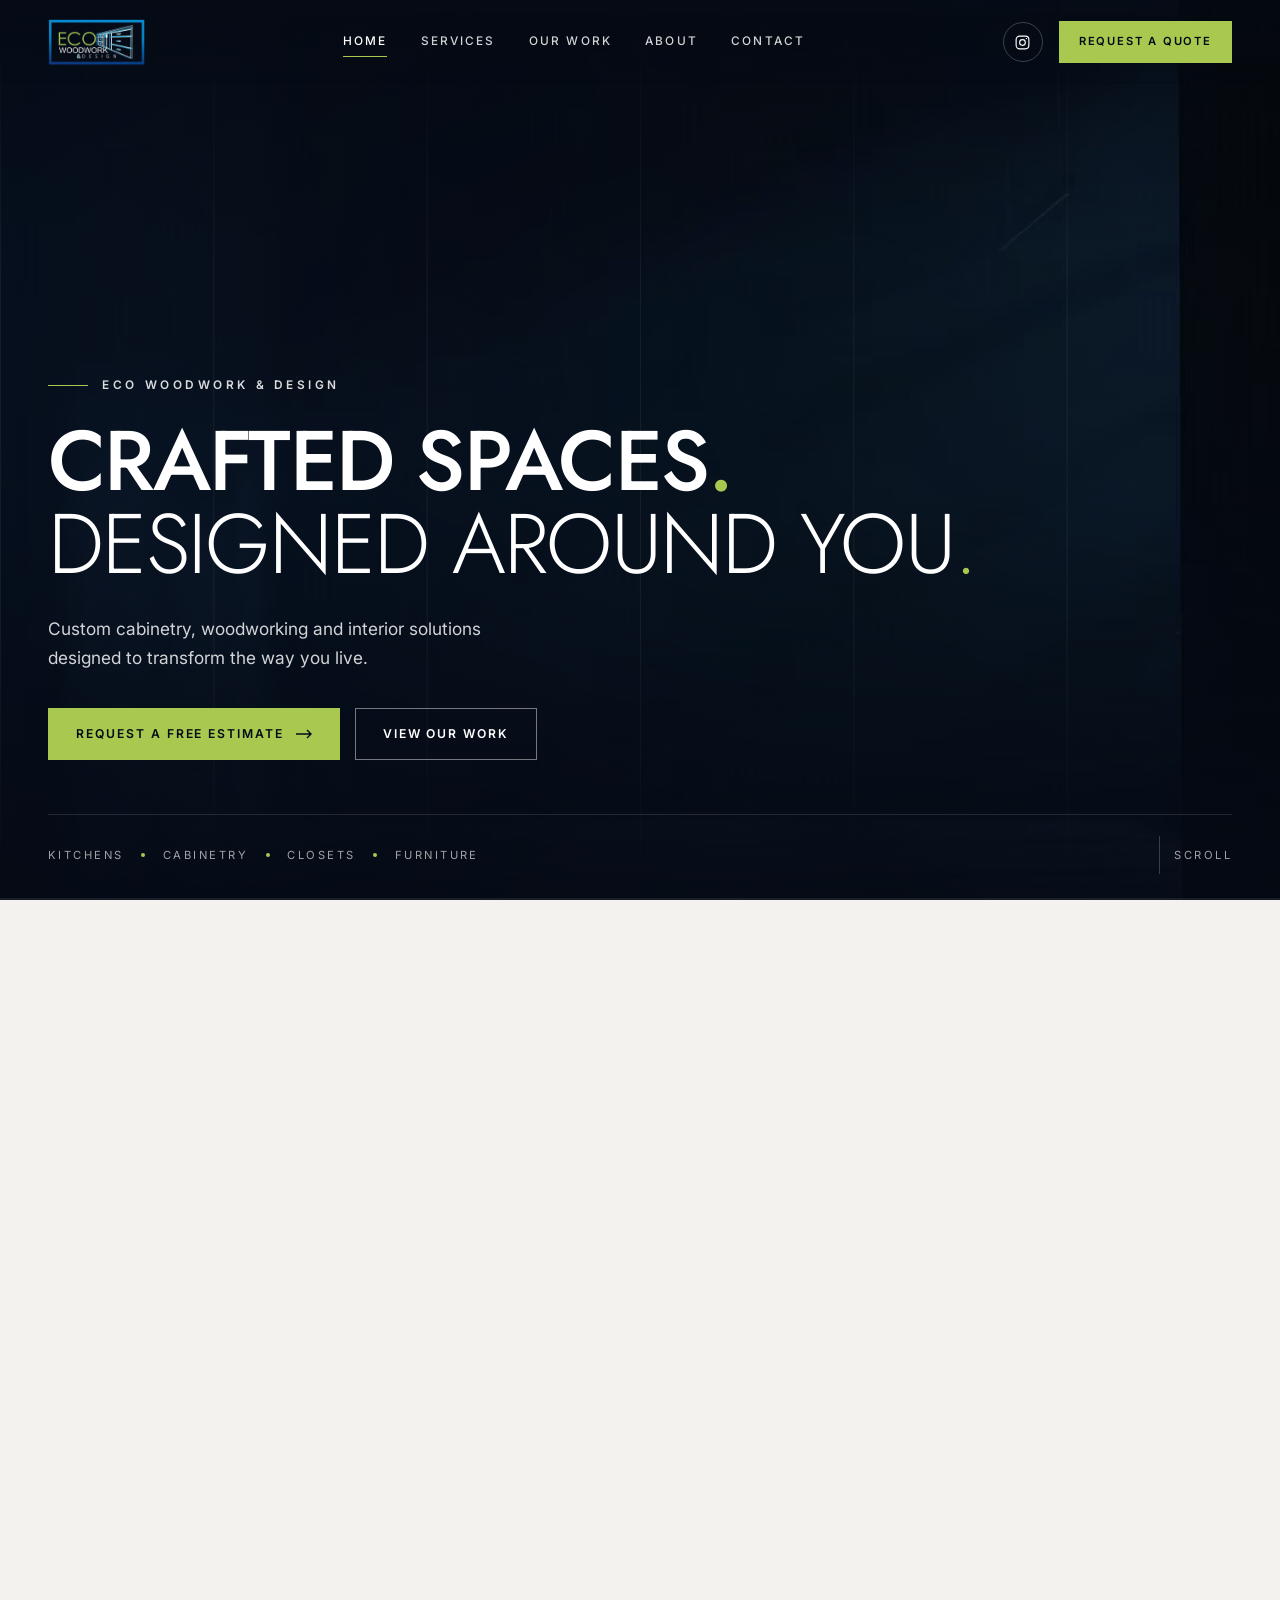
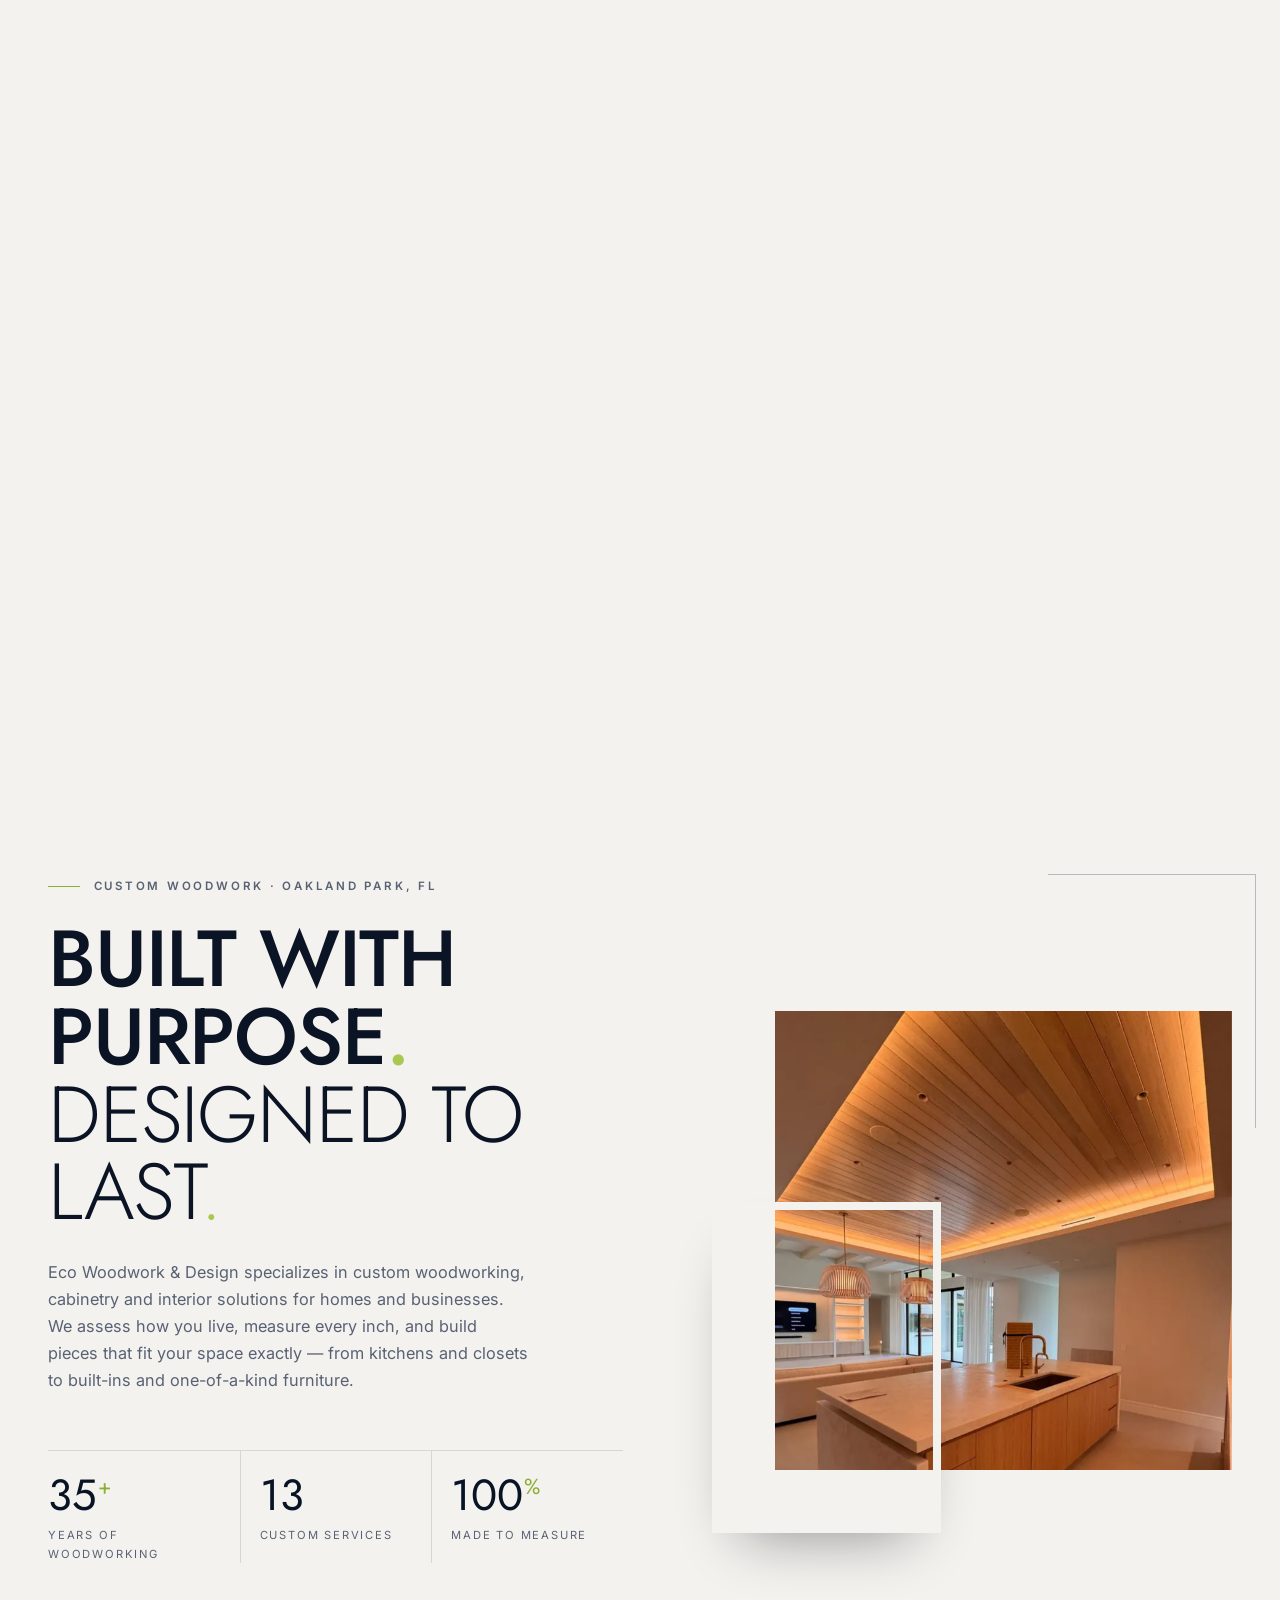
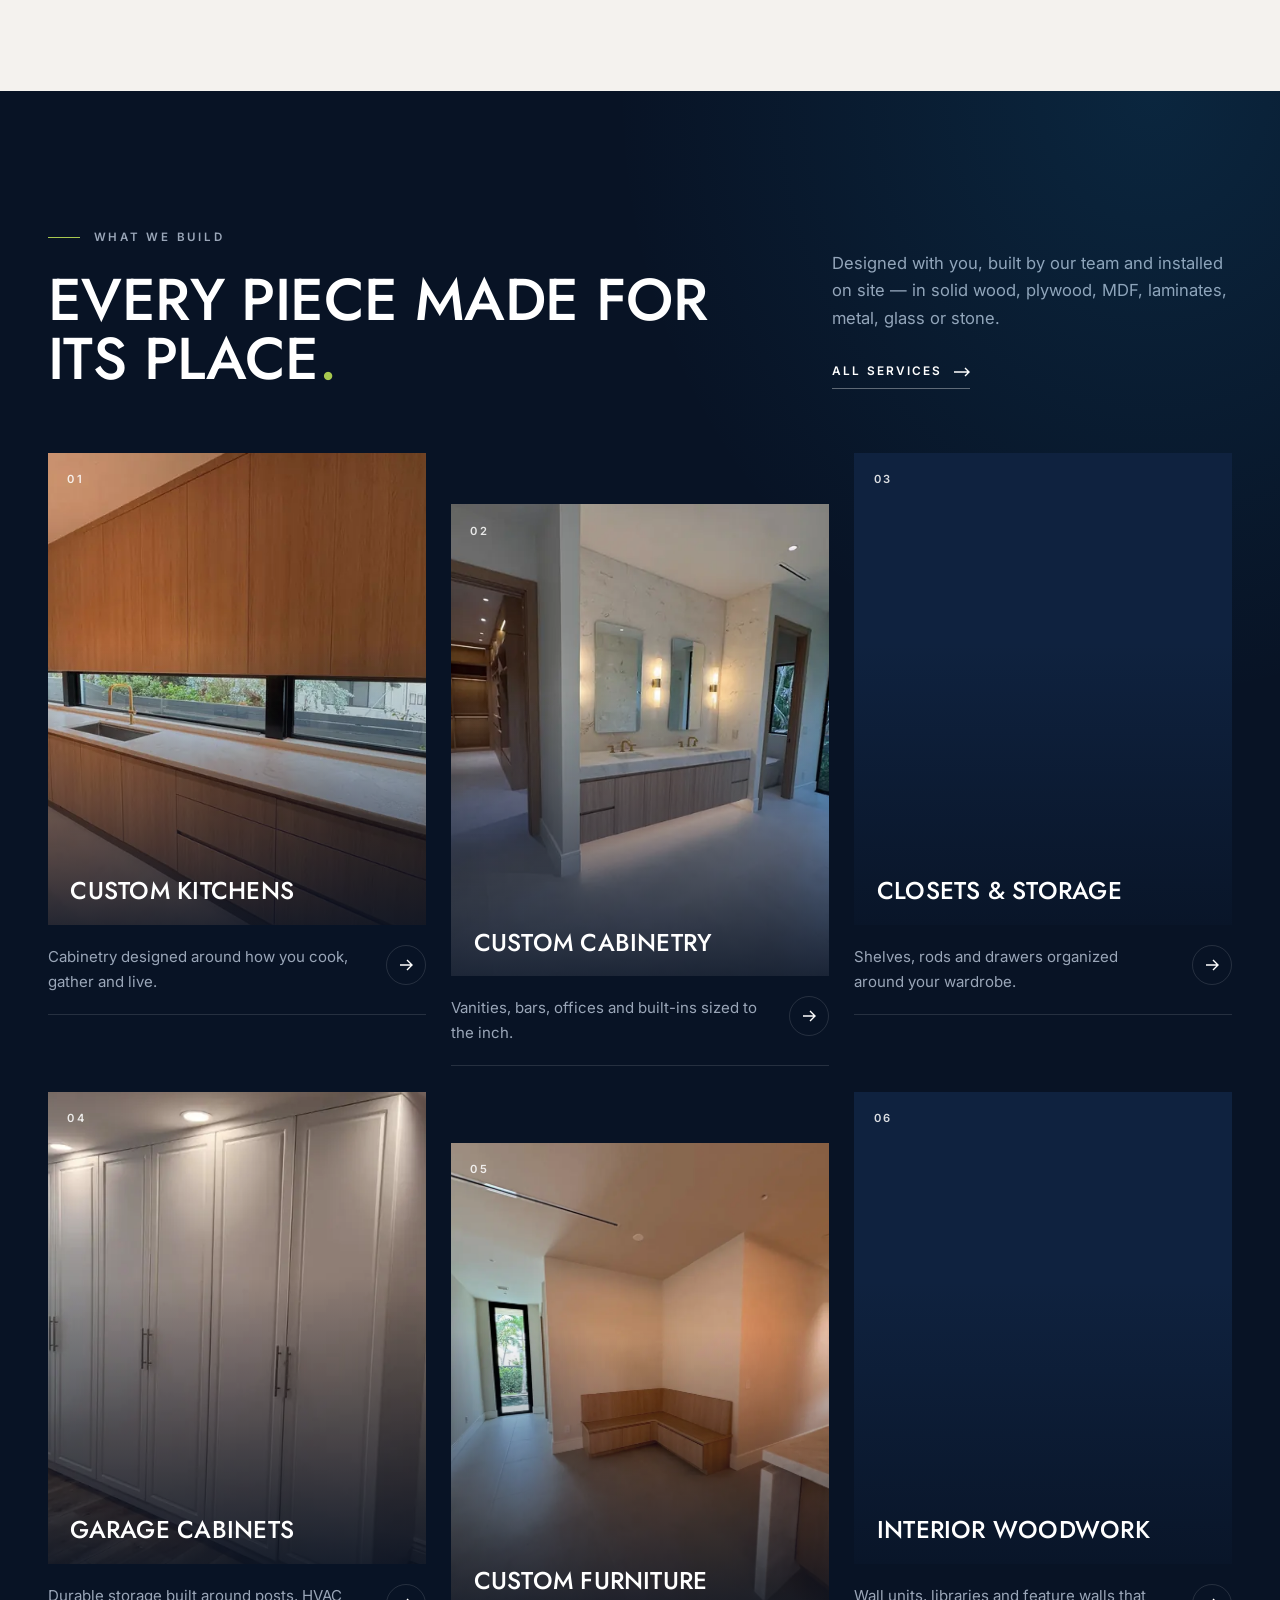
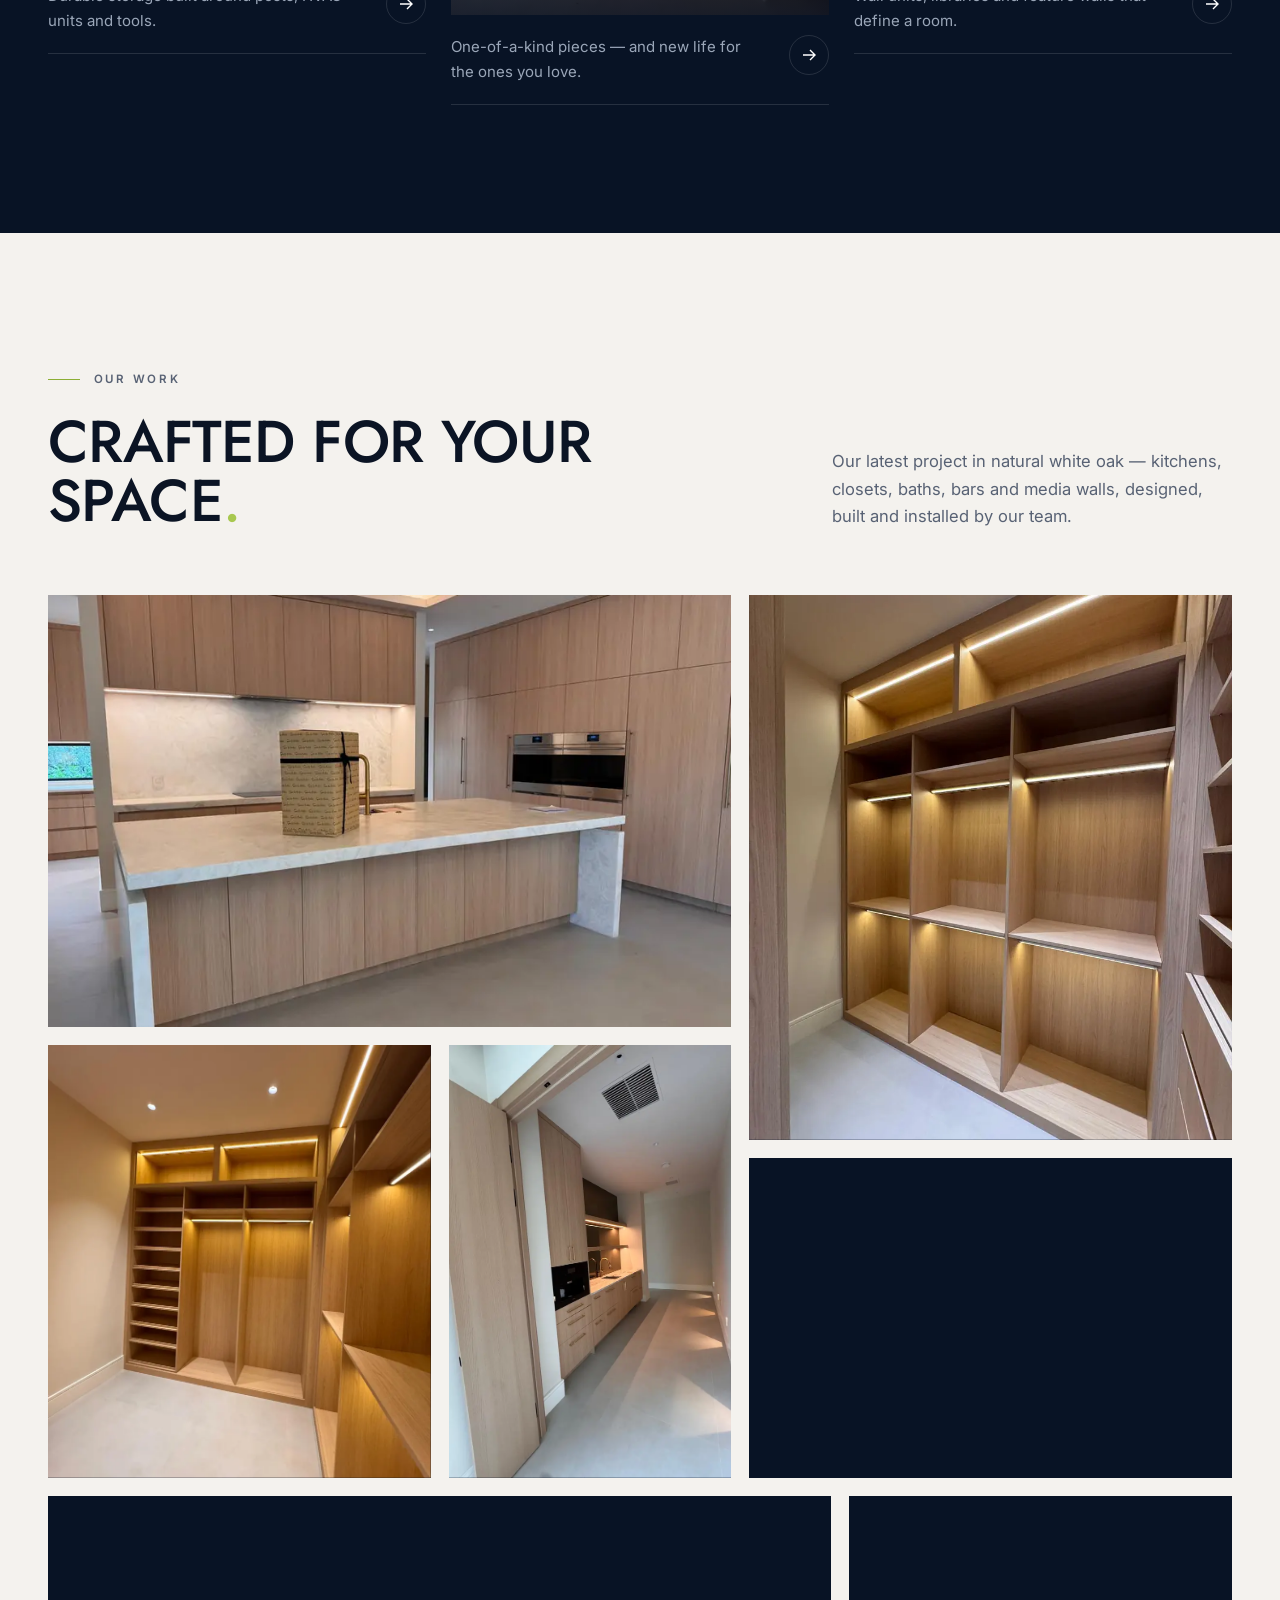
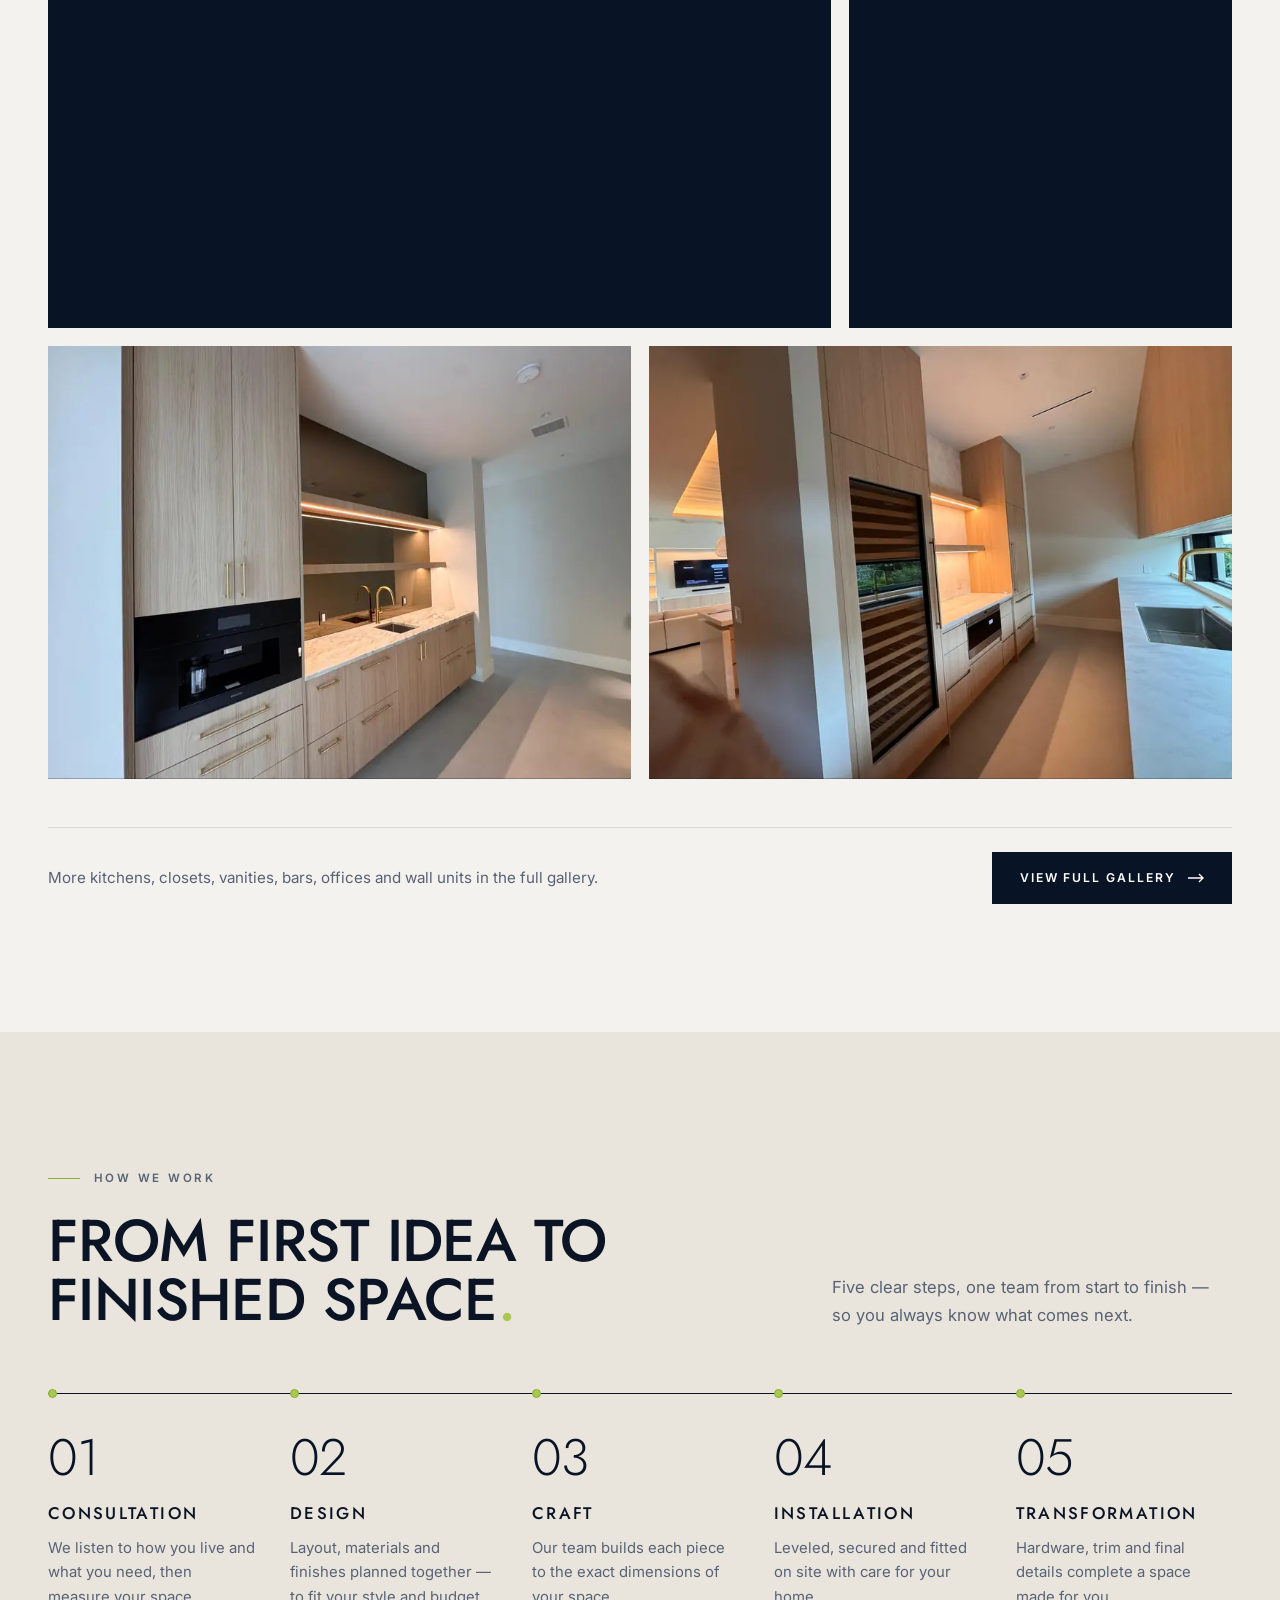
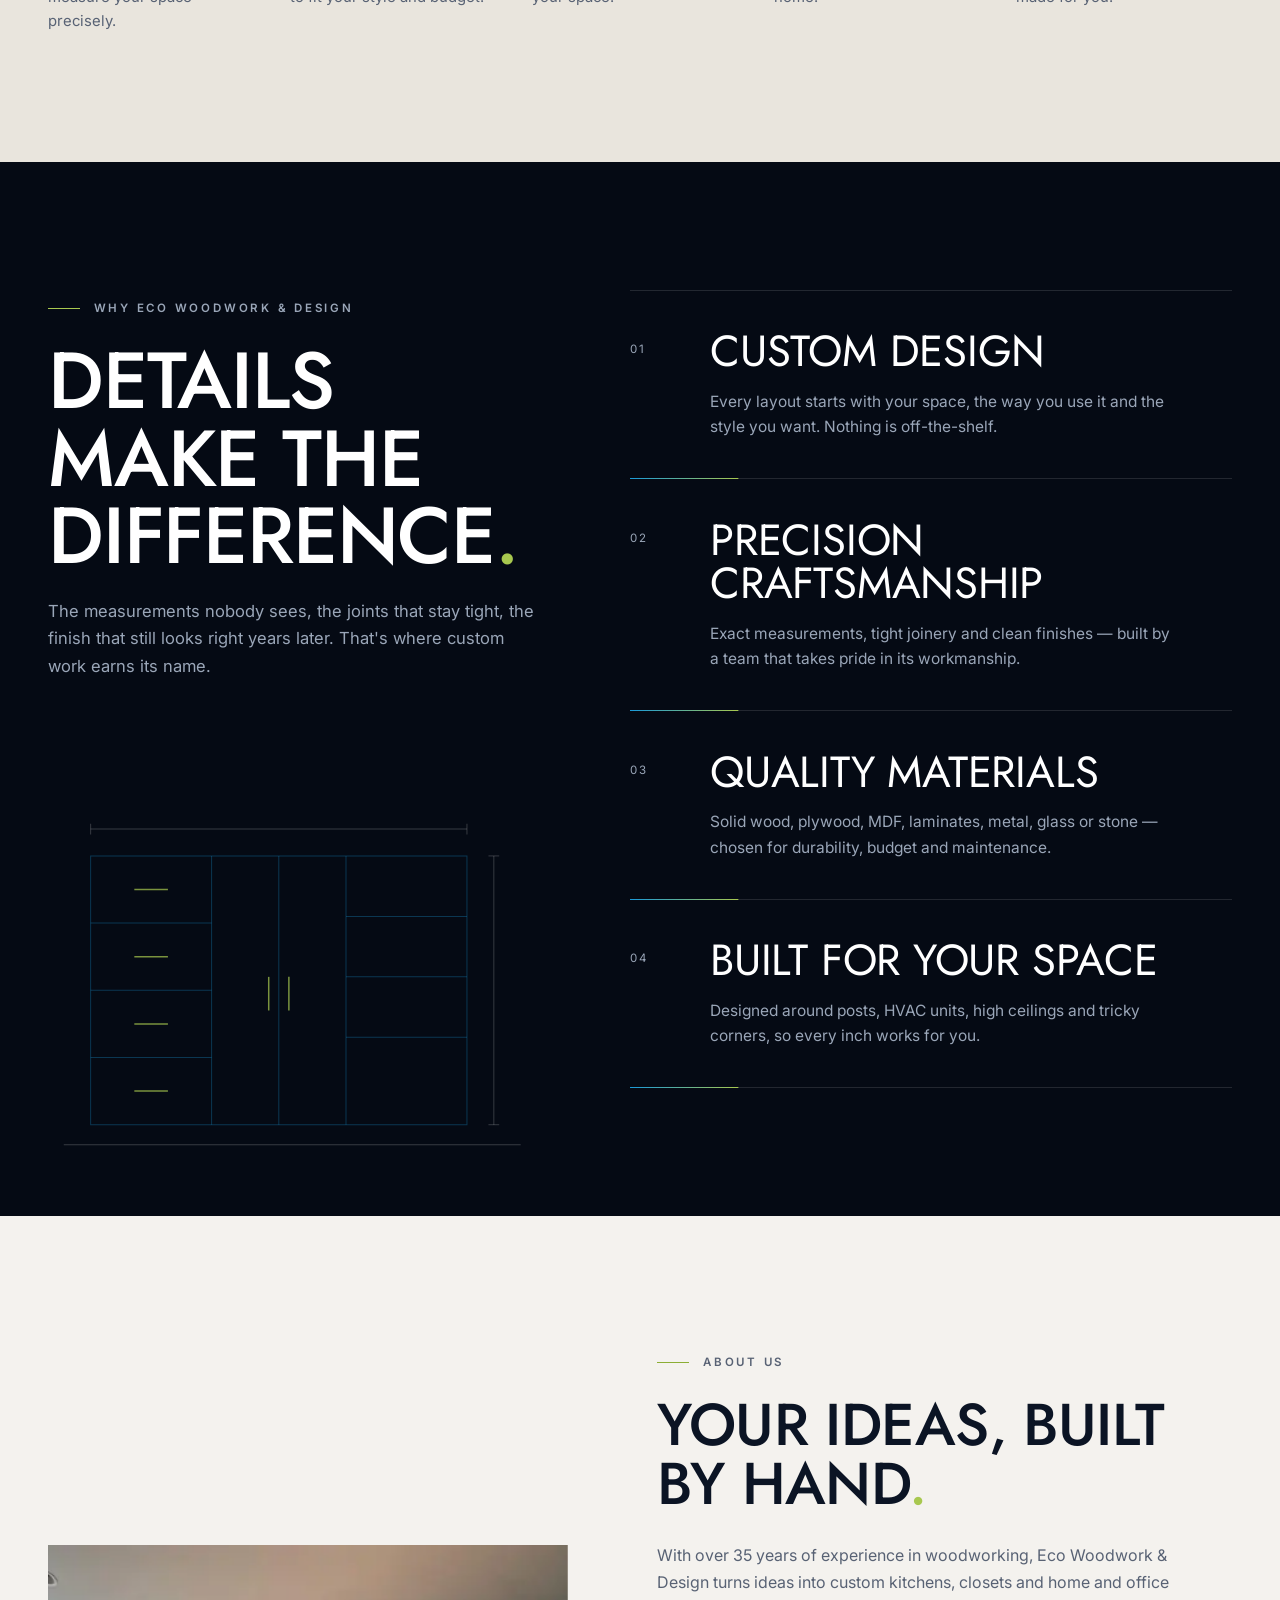
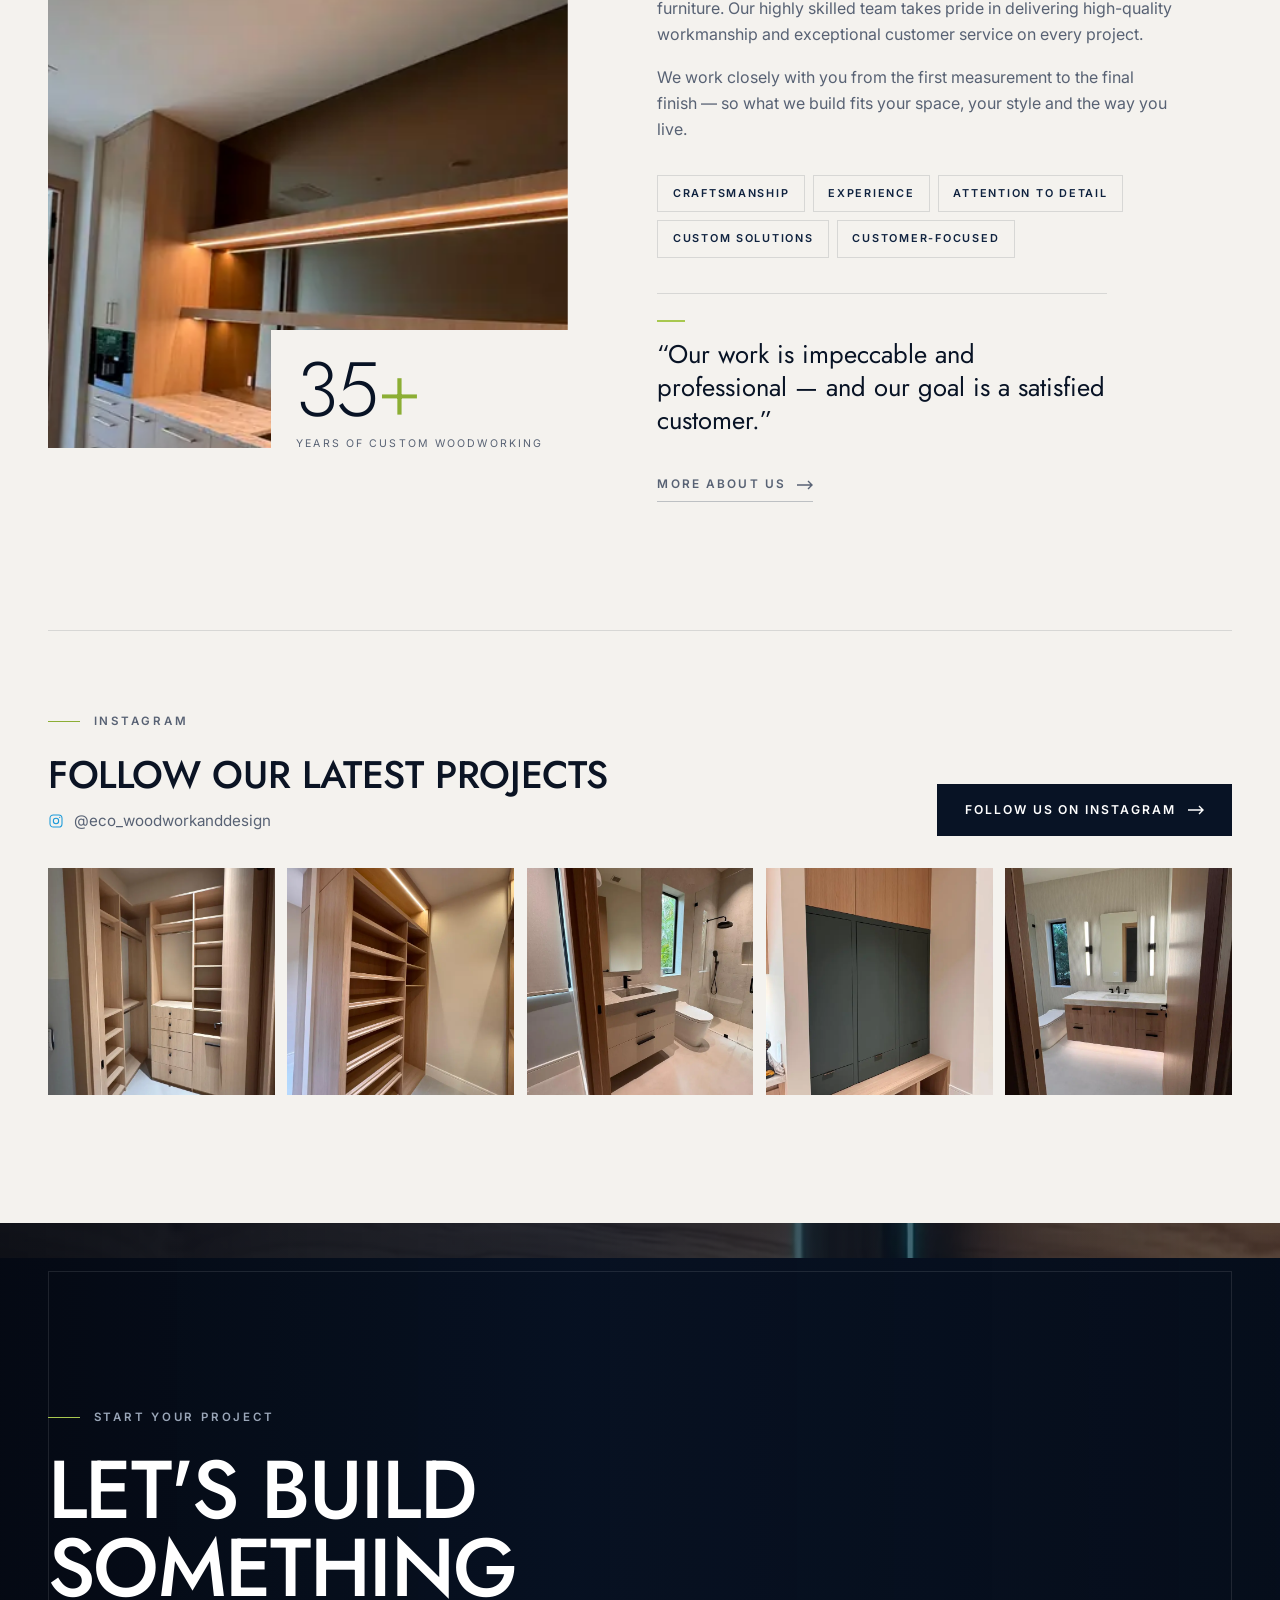
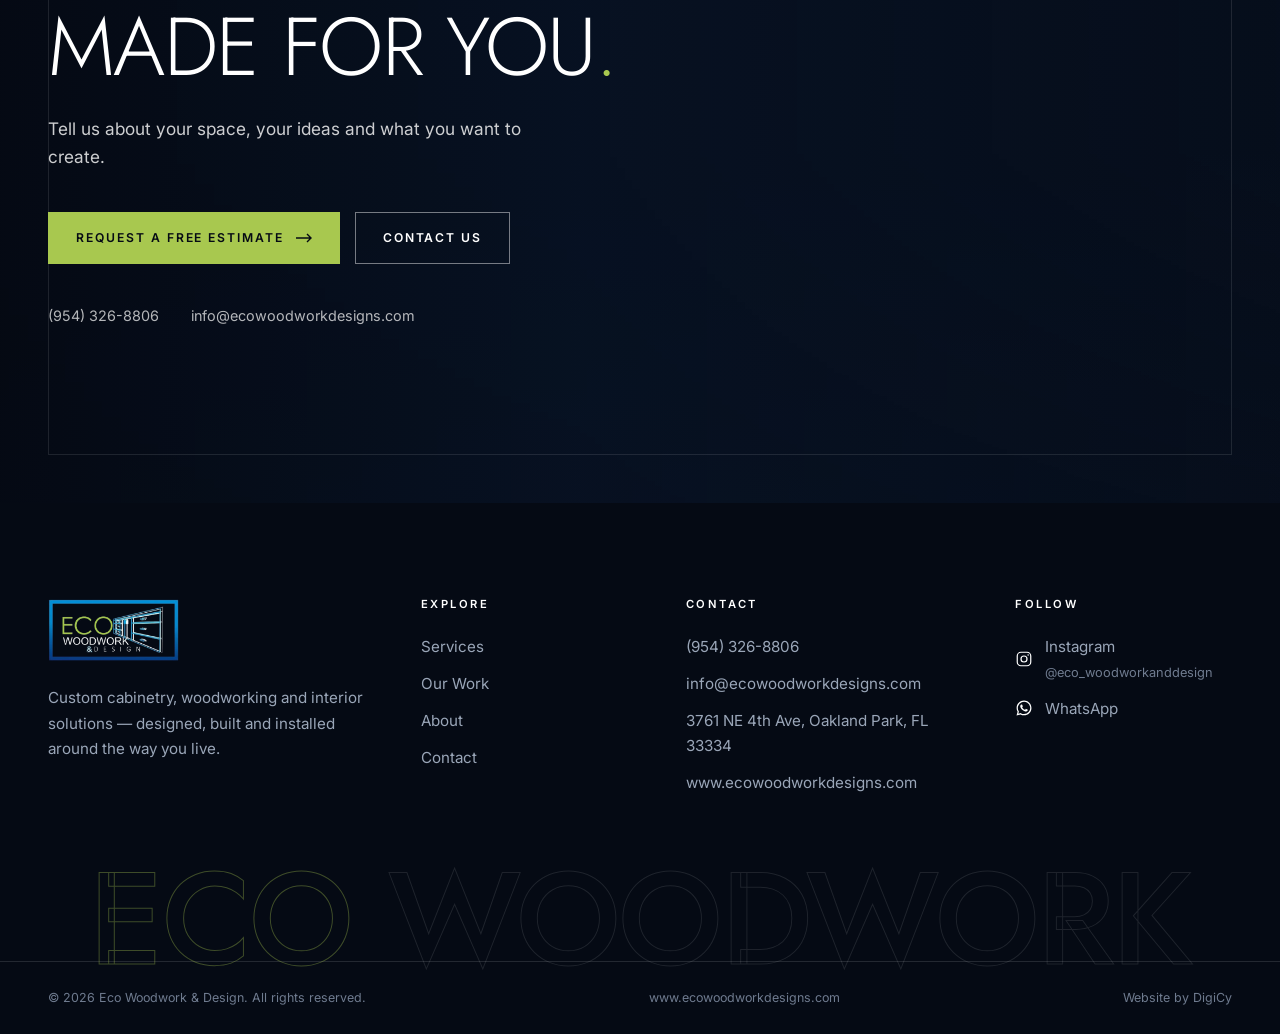
<file: index.html>
<!DOCTYPE html>
<html lang="en">
<head>
<meta charset="UTF-8" />
<meta name="viewport" content="width=device-width, initial-scale=1.0, viewport-fit=cover" />
<title>Eco Woodwork &amp; Design | Custom Woodwork &amp; Cabinetry</title>
<meta name="description" content="Eco Woodwork &amp; Design creates custom cabinetry, kitchens, closets, furniture and woodworking solutions designed around your space." />
<link rel="canonical" href="https://ecowoodworkdesigns.com/" />
<meta name="robots" content="index, follow" />
<meta name="theme-color" content="#081325" />
<meta property="og:type" content="website" />
<meta property="og:site_name" content="Eco Woodwork &amp; Design" />
<meta property="og:title" content="Eco Woodwork &amp; Design | Custom Woodwork &amp; Cabinetry" />
<meta property="og:description" content="Eco Woodwork &amp; Design creates custom cabinetry, kitchens, closets, furniture and woodworking solutions designed around your space." />
<meta property="og:image" content="https://ecowoodworkdesigns.com/assets/images/og-eco-woodwork.jpg" />
<meta property="og:image:width" content="1200" />
<meta property="og:image:height" content="630" />
<meta property="og:image:alt" content="Walnut kitchen cabinetry against deep navy walls" />
<meta property="og:url" content="https://ecowoodworkdesigns.com/" />
<meta property="og:locale" content="en_US" />
<meta name="twitter:card" content="summary_large_image" />
<meta name="twitter:title" content="Eco Woodwork &amp; Design | Custom Woodwork &amp; Cabinetry" />
<meta name="twitter:description" content="Custom cabinetry, kitchens, closets, furniture and woodworking solutions designed around your space." />
<meta name="twitter:image" content="https://ecowoodworkdesigns.com/assets/images/og-eco-woodwork.jpg" />
<link rel="icon" type="image/png" sizes="32x32" href="/assets/logo/favicon-32.png" />
<link rel="apple-touch-icon" sizes="180x180" href="/assets/logo/apple-touch-icon.png" />
<link rel="preconnect" href="https://fonts.googleapis.com" />
<link rel="preconnect" href="https://fonts.gstatic.com" crossorigin />
<link href="https://fonts.googleapis.com/css2?family=Inter:wght@400;500;600&amp;family=Jost:wght@300;400;500&amp;display=swap" rel="stylesheet" />
<link rel="stylesheet" href="/css/styles.css?v=4" />
<script>document.documentElement.classList.add('js')</script>
<link rel="preload" as="image" href="/assets/video/eco-hero-poster-mobile.webp" media="(max-width: 767px)" />
<link rel="preload" as="image" href="/assets/video/eco-hero-poster.webp" media="(min-width: 768px)" />
<script type="application/ld+json">
{
  "@context": "https://schema.org",
  "@type": "HomeAndConstructionBusiness",
  "name": "Eco Woodwork & Design",
  "description": "Custom cabinetry, kitchens, closets, furniture and woodworking solutions designed around your space.",
  "image": "https://ecowoodworkdesigns.com/assets/images/og-eco-woodwork.jpg",
  "logo": "https://ecowoodworkdesigns.com/assets/logo/eco-logo.png",
  "telephone": "+1-954-326-8806",
  "email": "info@ecowoodworkdesigns.com",
  "address": {
    "@type": "PostalAddress",
    "streetAddress": "3761 NE 4th Ave",
    "addressLocality": "Oakland Park",
    "addressRegion": "FL",
    "postalCode": "33334",
    "addressCountry": "US"
  },
  "url": "https://ecowoodworkdesigns.com/",
  "sameAs": ["https://www.instagram.com/eco_woodworkanddesign"]
}
</script>
</head>
<body>

<a class="skip-link" href="#main">Skip to content</a>

<header class="site-header">
  <div class="header-inner">
    <a href="/" class="logo" aria-label="Eco Woodwork &amp; Design — home">
      <img src="/assets/logo/eco-logo-mark.webp" alt="Eco Woodwork &amp; Design" width="456" height="216" />
    </a>
    <nav class="main-nav" id="main-nav" aria-label="Primary">
      <ul class="nav-links">
        <li><a href="/" data-index="01" aria-current="page">Home</a></li>
        <li><a href="/services/" data-index="02">Services</a></li>
        <li><a href="/work/" data-index="03">Our Work</a></li>
        <li><a href="/about/" data-index="04">About</a></li>
        <li><a href="/contact/" data-index="05">Contact</a></li>
      </ul>
      <div class="nav-mobile-meta">
        <a href="/contact/#estimate" class="btn btn-primary">Request a Quote <svg class="arrow" viewBox="0 0 16 10" fill="none" stroke="currentColor" stroke-width="1.4" aria-hidden="true"><path d="M0 5h15M11 1l4 4-4 4"/></svg></a>
        <div class="nav-mobile-contact">
          <a href="tel:+19543268806">(954) 326-8806</a>
          <a href="mailto:info@ecowoodworkdesigns.com">info@ecowoodworkdesigns.com</a>
        </div>
        <a class="nav-mobile-social" href="https://www.instagram.com/eco_woodworkanddesign?stkn=aGJlZHVjdGlmcG9m" target="_blank" rel="noopener noreferrer"><span class="icon-link"><svg viewBox="0 0 24 24" fill="none" stroke="currentColor" stroke-width="1.6" aria-hidden="true"><rect x="3" y="3" width="18" height="18" rx="5"/><circle cx="12" cy="12" r="4"/><circle cx="17.5" cy="6.5" r="1" fill="currentColor" stroke="none"/></svg></span>@eco_woodworkanddesign</a>
      </div>
    </nav>
    <div class="header-actions">
      <a class="icon-link" href="https://www.instagram.com/eco_woodworkanddesign?stkn=aGJlZHVjdGlmcG9m" target="_blank" rel="noopener noreferrer" aria-label="Eco Woodwork &amp; Design on Instagram (opens in a new tab)"><svg viewBox="0 0 24 24" fill="none" stroke="currentColor" stroke-width="1.6" aria-hidden="true"><rect x="3" y="3" width="18" height="18" rx="5"/><circle cx="12" cy="12" r="4"/><circle cx="17.5" cy="6.5" r="1" fill="currentColor" stroke="none"/></svg></a>
      <a href="/contact/#estimate" class="btn btn-primary btn-sm header-cta">Request a Quote</a>
      <button class="menu-toggle" type="button" aria-controls="main-nav" aria-expanded="false" aria-label="Open menu"><span></span><span></span></button>
    </div>
  </div>
</header>

<main id="main">

<!-- ============ HERO ============ -->
<div class="hero-scroll" data-hero-scroll>
<section class="hero" aria-label="Introduction">
  <div class="hero-media" style="background-image:url('/assets/video/eco-hero-poster.webp')">
    <!-- Scroll-driven: the video never autoplays; main.js maps scroll position to currentTime.
         The MP4s are encoded with a keyframe on every frame so seeking is instant. -->
    <video class="hero-video" muted playsinline preload="auto"
           poster="/assets/video/eco-hero-poster.webp"
           disablepictureinpicture disableremoteplayback aria-hidden="true" tabindex="-1">
      <source src="/assets/video/eco-hero-scrub-mobile.mp4" type="video/mp4" media="(max-width: 767px)" />
      <source src="/assets/video/eco-hero-scrub-mobile.webm" type='video/webm; codecs="vp9"' media="(max-width: 767px)" />
      <source src="/assets/video/eco-hero-scrub.mp4" type="video/mp4" />
      <source src="/assets/video/eco-hero-scrub.webm" type='video/webm; codecs="vp9"' />
    </video>
    <div class="hero-overlay"></div>
    <div class="hero-lines"></div>
  </div>

  <div class="container hero-content">
    <p class="hero-eyebrow" data-hero="1">Eco Woodwork &amp; Design</p>
    <h1 class="hero-title">
      <span class="line"><span>Crafted spaces<span class="dot">.</span></span></span>
      <span class="line"><span>Designed around you<span class="dot">.</span></span></span>
    </h1>
    <p class="hero-sub" data-hero="2">Custom cabinetry, woodworking and interior solutions designed to transform the way you live.</p>
    <div class="hero-actions" data-hero="3">
      <a href="/contact/#estimate" class="btn btn-primary">Request a Free Estimate <svg class="arrow" viewBox="0 0 16 10" fill="none" stroke="currentColor" stroke-width="1.4" aria-hidden="true"><path d="M0 5h15M11 1l4 4-4 4"/></svg></a>
      <a href="#work" class="btn btn-ghost">View Our Work</a>
    </div>
  </div>

  <div class="container hero-footer" data-hero="4">
    <div class="hero-tags" aria-hidden="true"><span>Kitchens</span><span>Cabinetry</span><span>Closets</span><span>Furniture</span></div>
    <a href="#intro" class="scroll-cue"><i></i>Scroll</a>
  </div>
  <div class="hero-progress" aria-hidden="true"><span></span></div>
</section>
</div>

<!-- ============ INTRO ============ -->
<section class="section intro" id="intro">
  <div class="container intro-grid">
    <div class="intro-copy">
      <p class="eyebrow" data-reveal>Custom Woodwork · Oakland Park, FL</p>
      <h2 class="display" data-reveal style="--d:1">Built with purpose<span class="dot">.</span><br><span class="thin">Designed to last<span class="dot">.</span></span></h2>
      <p class="intro-body" data-reveal style="--d:2">Eco Woodwork &amp; Design specializes in custom woodworking, cabinetry and interior solutions for homes and businesses. We assess how you live, measure every inch, and build pieces that fit your space exactly — from kitchens and closets to built-ins and one-of-a-kind furniture.</p>
      <div class="intro-facts" data-reveal style="--d:3">
        <div><strong>35<sup>+</sup></strong><span>Years of woodworking</span></div>
        <div><strong>13</strong><span>Custom services</span></div>
        <div><strong>100<sup>%</sup></strong><span>Made to measure</span></div>
      </div>
    </div>

    <div class="intro-visual">
      <span class="frame" aria-hidden="true"></span>
      <div class="main parallax" data-reveal="mask">
        <img data-parallax="0.1"
             src="/assets/images/gallery/kitchens/kitchen-09-800.webp"
             srcset="/assets/images/gallery/kitchens/kitchen-09-800.webp 800w, /assets/images/gallery/kitchens/kitchen-09.webp 1200w"
             sizes="(max-width: 900px) 90vw, 45vw"
             alt="White oak kitchen island under a lit wood-slat ceiling by Eco Woodwork &amp; Design"
             width="800" height="1067" loading="lazy" decoding="async" />
      </div>
      <div class="detail parallax" data-reveal="mask" style="--d:3">
        <img data-parallax="0.16"
             src="/assets/images/brand/wood-detail-540.webp"
             alt="Close-up of walnut cabinet fronts with precise joinery and cyan edge lighting"
             width="540" height="960" loading="lazy" decoding="async" />
      </div>
    </div>
  </div>
</section>

<!-- ============ SERVICES ============ -->
<section class="section services" id="services">
  <div class="container">
    <div class="section-head on-dark">
      <div>
        <p class="eyebrow" data-reveal>What we build</p>
        <h2 class="section-title" data-reveal style="--d:1">Every piece made for its place<span class="dot">.</span></h2>
      </div>
      <div data-reveal style="--d:2">
        <p class="section-lede">Designed with you, built by our team and installed on site — in solid wood, plywood, MDF, laminates, metal, glass or stone.</p>
        <p style="margin-top:1.5rem"><a href="/services/" class="text-link" style="color:var(--white)">All services <svg class="arrow" viewBox="0 0 16 10" fill="none" stroke="currentColor" stroke-width="1.4" aria-hidden="true"><path d="M0 5h15M11 1l4 4-4 4"/></svg></a></p>
      </div>
    </div>

    <div class="service-grid">
      <a href="/services/#kitchens" class="service-card" data-reveal>
        <div class="media">
          <span class="num">01</span>
          <img src="/assets/images/gallery/kitchens/kitchen-08-800.webp" srcset="/assets/images/gallery/kitchens/kitchen-08-800.webp 800w, /assets/images/gallery/kitchens/kitchen-08.webp 1600w" sizes="(max-width: 640px) 80vw, (max-width: 960px) 50vw, 33vw" alt="White oak kitchen wall with flat-panel cabinetry and a stone countertop under the window by Eco Woodwork &amp; Design" width="800" height="600" loading="lazy" decoding="async" />
          <h3 class="card-title">Custom Kitchens</h3>
        </div>
        <div class="card-body"><p>Cabinetry designed around how you cook, gather and live.</p><span class="go" aria-hidden="true"><svg viewBox="0 0 14 14" fill="none" stroke="currentColor" stroke-width="1.4" aria-hidden="true"><path d="M1 7h12M8 2l5 5-5 5"/></svg></span></div>
        <div class="bar"></div>
      </a>
      <a href="/services/#cabinetry" class="service-card" data-reveal style="--d:1">
        <div class="media">
          <span class="num">02</span>
          <img src="/assets/images/gallery/vanities/vanitie-07-800.webp" srcset="/assets/images/gallery/vanities/vanitie-07-800.webp 800w, /assets/images/gallery/vanities/vanitie-07.webp 1600w" sizes="(max-width: 640px) 80vw, (max-width: 960px) 50vw, 33vw" alt="Floating white oak double vanity with under-cabinet lighting by Eco Woodwork &amp; Design" width="800" height="600" loading="lazy" decoding="async" />
          <h3 class="card-title">Custom Cabinetry</h3>
        </div>
        <div class="card-body"><p>Vanities, bars, offices and built-ins sized to the inch.</p><span class="go" aria-hidden="true"><svg viewBox="0 0 14 14" fill="none" stroke="currentColor" stroke-width="1.4" aria-hidden="true"><path d="M1 7h12M8 2l5 5-5 5"/></svg></span></div>
        <div class="bar"></div>
      </a>
      <a href="/services/#closets" class="service-card" data-reveal style="--d:2">
        <div class="media">
          <span class="num">03</span>
          <img src="/assets/images/gallery/closets/closet-15-800.webp" srcset="/assets/images/gallery/closets/closet-15-800.webp 800w, /assets/images/gallery/closets/closet-15.webp 1200w" sizes="(max-width: 640px) 80vw, (max-width: 960px) 50vw, 33vw" alt="White oak reach-in closet with open shelving and drawers by Eco Woodwork &amp; Design" width="800" height="1067" loading="lazy" decoding="async" />
          <h3 class="card-title">Closets &amp; Storage</h3>
        </div>
        <div class="card-body"><p>Shelves, rods and drawers organized around your wardrobe.</p><span class="go" aria-hidden="true"><svg viewBox="0 0 14 14" fill="none" stroke="currentColor" stroke-width="1.4" aria-hidden="true"><path d="M1 7h12M8 2l5 5-5 5"/></svg></span></div>
        <div class="bar"></div>
      </a>
      <a href="/services/#garages" class="service-card" data-reveal>
        <div class="media">
          <span class="num">04</span>
          <img src="/assets/images/gallery/closets/closet-05-800.webp" srcset="/assets/images/gallery/closets/closet-05-800.webp 800w, /assets/images/gallery/closets/closet-05.webp 1600w" sizes="(max-width: 640px) 80vw, (max-width: 960px) 50vw, 33vw" alt="Floor-to-ceiling storage cabinets with flush doors" width="800" height="600" loading="lazy" decoding="async" />
          <h3 class="card-title">Garage Cabinets</h3>
        </div>
        <div class="card-body"><p>Durable storage built around posts, HVAC units and tools.</p><span class="go" aria-hidden="true"><svg viewBox="0 0 14 14" fill="none" stroke="currentColor" stroke-width="1.4" aria-hidden="true"><path d="M1 7h12M8 2l5 5-5 5"/></svg></span></div>
        <div class="bar"></div>
      </a>
      <a href="/services/#furniture" class="service-card" data-reveal style="--d:1">
        <div class="media">
          <span class="num">05</span>
          <img src="/assets/images/gallery/kitchens/kitchen-13-800.webp" srcset="/assets/images/gallery/kitchens/kitchen-13-800.webp 800w, /assets/images/gallery/kitchens/kitchen-13.webp 1200w" sizes="(max-width: 640px) 80vw, (max-width: 960px) 50vw, 33vw" alt="Custom built-in white oak breakfast banquette by Eco Woodwork &amp; Design" width="800" height="1067" loading="lazy" decoding="async" />
          <h3 class="card-title">Custom Furniture</h3>
        </div>
        <div class="card-body"><p>One-of-a-kind pieces — and new life for the ones you love.</p><span class="go" aria-hidden="true"><svg viewBox="0 0 14 14" fill="none" stroke="currentColor" stroke-width="1.4" aria-hidden="true"><path d="M1 7h12M8 2l5 5-5 5"/></svg></span></div>
        <div class="bar"></div>
      </a>
      <a href="/services/#interior" class="service-card" data-reveal style="--d:2">
        <div class="media">
          <span class="num">06</span>
          <img src="/assets/images/gallery/wall-units/wall-unit-11-800.webp" srcset="/assets/images/gallery/wall-units/wall-unit-11-800.webp 800w, /assets/images/gallery/wall-units/wall-unit-11.webp 1600w" sizes="(max-width: 640px) 80vw, (max-width: 960px) 50vw, 33vw" alt="Living room media wall with lit white oak shelving by Eco Woodwork &amp; Design" width="800" height="600" loading="lazy" decoding="async" />
          <h3 class="card-title">Interior Woodwork</h3>
        </div>
        <div class="card-body"><p>Wall units, libraries and feature walls that define a room.</p><span class="go" aria-hidden="true"><svg viewBox="0 0 14 14" fill="none" stroke="currentColor" stroke-width="1.4" aria-hidden="true"><path d="M1 7h12M8 2l5 5-5 5"/></svg></span></div>
        <div class="bar"></div>
      </a>
    </div>
    <p class="swipe-hint" aria-hidden="true"><i></i>Swipe to explore</p>
  </div>
</section>

<!-- ============ OUR WORK ============ -->
<section class="section work" id="work">
  <div class="container">
    <div class="section-head">
      <div>
        <p class="eyebrow" data-reveal>Our work</p>
        <h2 class="section-title" data-reveal style="--d:1">Crafted for your space<span class="dot">.</span></h2>
      </div>
      <p class="section-lede" data-reveal style="--d:2">Our latest project in natural white oak — kitchens, closets, baths, bars and media walls, designed, built and installed by our team.</p>
    </div>

    <div class="work-grid">
      <a href="/work/" class="work-item wa" data-reveal="mask">
        <img src="/assets/images/gallery/kitchens/kitchen-11-800.webp" srcset="/assets/images/gallery/kitchens/kitchen-11-800.webp 800w, /assets/images/gallery/kitchens/kitchen-11.webp 1600w" sizes="(max-width: 900px) 100vw, 58vw" alt="White oak kitchen island with a waterfall stone top and full-height cabinetry by Eco Woodwork &amp; Design" width="800" height="600" loading="lazy" decoding="async" />
        <figcaption><small>Kitchens</small><strong>White Oak Island</strong><em></em></figcaption>
      </a>
      <a href="/work/" class="work-item wb" data-reveal="mask" style="--d:1">
        <img src="/assets/images/gallery/closets/closet-20-800.webp" srcset="/assets/images/gallery/closets/closet-20-800.webp 800w, /assets/images/gallery/closets/closet-20.webp 1200w" sizes="(max-width: 900px) 50vw, 42vw" alt="White oak closet shelving with integrated lighting by Eco Woodwork &amp; Design" width="800" height="1067" loading="lazy" decoding="async" />
        <figcaption><small>Closets</small><strong>Lit Walk-In Closet</strong><em></em></figcaption>
      </a>
      <a href="/work/" class="work-item wc" data-reveal="mask">
        <img src="/assets/images/gallery/closets/closet-17-800.webp" srcset="/assets/images/gallery/closets/closet-17-800.webp 800w, /assets/images/gallery/closets/closet-17.webp 1200w" sizes="(max-width: 900px) 50vw, 33vw" alt="White oak closet with LED-lit shelving and hanging sections by Eco Woodwork &amp; Design" width="800" height="1067" loading="lazy" decoding="async" />
        <figcaption><small>Closets</small><strong>Illuminated Shelving</strong><em></em></figcaption>
      </a>
      <a href="/work/" class="work-item wd" data-reveal="mask" style="--d:1">
        <img src="/assets/images/gallery/bars/bar-07-800.webp" srcset="/assets/images/gallery/bars/bar-07-800.webp 800w, /assets/images/gallery/bars/bar-07.webp 1200w" sizes="(max-width: 900px) 50vw, 25vw" alt="White oak coffee bar with built-in coffee machine along a hallway by Eco Woodwork &amp; Design" width="800" height="1067" loading="lazy" decoding="async" />
        <figcaption><small>Bars</small><strong>Coffee Station</strong><em></em></figcaption>
      </a>
      <a href="/work/" class="work-item we" data-reveal="mask" style="--d:2">
        <img src="/assets/images/gallery/wall-units/wall-unit-12-800.webp" srcset="/assets/images/gallery/wall-units/wall-unit-12-800.webp 800w, /assets/images/gallery/wall-units/wall-unit-12.webp 1600w" sizes="(max-width: 900px) 100vw, 42vw" alt="White oak media wall with backlit display shelves by Eco Woodwork &amp; Design" width="800" height="600" loading="lazy" decoding="async" />
        <figcaption><small>Living Spaces</small><strong>Media Wall</strong><em></em></figcaption>
      </a>
      <a href="/work/" class="work-item wf" data-reveal="mask">
        <img src="/assets/images/gallery/kitchens/kitchen-12-800.webp" srcset="/assets/images/gallery/kitchens/kitchen-12-800.webp 800w, /assets/images/gallery/kitchens/kitchen-12.webp 1600w" sizes="(max-width: 900px) 100vw, 66vw" alt="Open white oak kitchen with island and integrated tall cabinets by Eco Woodwork &amp; Design" width="800" height="600" loading="lazy" decoding="async" />
        <figcaption><small>Kitchens</small><strong>Open Kitchen</strong><em></em></figcaption>
      </a>
      <a href="/work/" class="work-item wg" data-reveal="mask" style="--d:1">
        <img src="/assets/images/gallery/vanities/vanitie-10-800.webp" srcset="/assets/images/gallery/vanities/vanitie-10-800.webp 800w, /assets/images/gallery/vanities/vanitie-10.webp 1200w" sizes="(max-width: 900px) 50vw, 33vw" alt="Floating white oak vanity with under-glow lighting by Eco Woodwork &amp; Design" width="800" height="1067" loading="lazy" decoding="async" />
        <figcaption><small>Bathrooms</small><strong>Floating Vanity</strong><em></em></figcaption>
      </a>
      <a href="/work/" class="work-item wh" data-reveal="mask">
        <img src="/assets/images/gallery/bars/bar-08-800.webp" srcset="/assets/images/gallery/bars/bar-08-800.webp 800w, /assets/images/gallery/bars/bar-08.webp 1600w" sizes="(max-width: 900px) 50vw, 50vw" alt="White oak coffee bar with built-in espresso machine and sink by Eco Woodwork &amp; Design" width="800" height="600" loading="lazy" decoding="async" />
        <figcaption><small>Bars</small><strong>Espresso Bar</strong><em></em></figcaption>
      </a>
      <a href="/work/" class="work-item wi" data-reveal="mask" style="--d:1">
        <img src="/assets/images/gallery/kitchens/kitchen-10-800.webp" srcset="/assets/images/gallery/kitchens/kitchen-10-800.webp 800w, /assets/images/gallery/kitchens/kitchen-10.webp 1600w" sizes="(max-width: 900px) 100vw, 50vw" alt="White oak kitchen with a built-in wine column and backlit shelving by Eco Woodwork &amp; Design" width="800" height="600" loading="lazy" decoding="async" />
        <figcaption><small>Kitchens</small><strong>Wine Column Kitchen</strong><em></em></figcaption>
      </a>
    </div>

    <div class="work-foot" data-reveal>
      <p>More kitchens, closets, vanities, bars, offices and wall units in the full gallery.</p>
      <a href="/work/" class="btn btn-dark">View Full Gallery <svg class="arrow" viewBox="0 0 16 10" fill="none" stroke="currentColor" stroke-width="1.4" aria-hidden="true"><path d="M0 5h15M11 1l4 4-4 4"/></svg></a>
    </div>
  </div>
</section>

<!-- ============ PROCESS ============ -->
<section class="section process" id="process">
  <div class="container">
    <div class="section-head">
      <div>
        <p class="eyebrow" data-reveal>How we work</p>
        <h2 class="section-title" data-reveal style="--d:1">From first idea to finished space<span class="dot">.</span></h2>
      </div>
      <p class="section-lede" data-reveal style="--d:2">Five clear steps, one team from start to finish — so you always know what comes next.</p>
    </div>

    <ol class="process-track">
      <li class="process-progress" data-line aria-hidden="true"></li>
      <li class="process-step" style="--d:0"><span class="step-num">01</span><h3>Consultation</h3><p>We listen to how you live and what you need, then measure your space precisely.</p></li>
      <li class="process-step" style="--d:1"><span class="step-num">02</span><h3>Design</h3><p>Layout, materials and finishes planned together — to fit your style and budget.</p></li>
      <li class="process-step" style="--d:2"><span class="step-num">03</span><h3>Craft</h3><p>Our team builds each piece to the exact dimensions of your space.</p></li>
      <li class="process-step" style="--d:3"><span class="step-num">04</span><h3>Installation</h3><p>Leveled, secured and fitted on site with care for your home.</p></li>
      <li class="process-step" style="--d:4"><span class="step-num">05</span><h3>Transformation</h3><p>Hardware, trim and final details complete a space made for you.</p></li>
    </ol>
  </div>
</section>

<!-- ============ WHY ============ -->
<section class="section why" id="why">
  <div class="why-bg" aria-hidden="true">
    <svg viewBox="0 0 800 600" fill="none" class="blueprint" data-reveal="fade">
      <g stroke="#1a9ad9" stroke-opacity=".35" stroke-width="1">
        <rect pathLength="1" x="120" y="110" width="560" height="400" />
        <line pathLength="1" x1="300" y1="110" x2="300" y2="510" />
        <line pathLength="1" x1="500" y1="110" x2="500" y2="510" />
        <line pathLength="1" x1="120" y1="210" x2="300" y2="210" />
        <line pathLength="1" x1="120" y1="310" x2="300" y2="310" />
        <line pathLength="1" x1="120" y1="410" x2="300" y2="410" />
        <line pathLength="1" x1="500" y1="200" x2="680" y2="200" />
        <line pathLength="1" x1="500" y1="290" x2="680" y2="290" />
        <line pathLength="1" x1="500" y1="380" x2="680" y2="380" />
        <line pathLength="1" x1="400" y1="110" x2="400" y2="510" stroke-dasharray="4 6" />
      </g>
      <g stroke="#ffffff" stroke-opacity=".22" stroke-width="1">
        <line pathLength="1" x1="120" y1="70" x2="680" y2="70" />
        <line pathLength="1" x1="120" y1="62" x2="120" y2="78" />
        <line pathLength="1" x1="680" y1="62" x2="680" y2="78" />
        <line pathLength="1" x1="720" y1="110" x2="720" y2="510" />
        <line pathLength="1" x1="712" y1="110" x2="728" y2="110" />
        <line pathLength="1" x1="712" y1="510" x2="728" y2="510" />
        <line pathLength="1" x1="80" y1="540" x2="760" y2="540" />
      </g>
      <g stroke="#a8c84f" stroke-opacity=".8" stroke-width="1.5">
        <line pathLength="1" x1="185" y1="160" x2="235" y2="160" />
        <line pathLength="1" x1="185" y1="260" x2="235" y2="260" />
        <line pathLength="1" x1="185" y1="360" x2="235" y2="360" />
        <line pathLength="1" x1="185" y1="460" x2="235" y2="460" />
        <line pathLength="1" x1="385" y1="290" x2="385" y2="340" />
        <line pathLength="1" x1="415" y1="290" x2="415" y2="340" />
      </g>
    </svg>
  </div>
  <div class="container why-grid">
    <div class="why-head on-dark">
      <p class="eyebrow" data-reveal>Why Eco Woodwork &amp; Design</p>
      <h2 class="display" data-reveal style="--d:1">Details make the difference<span class="dot">.</span></h2>
      <p class="section-lede" data-reveal style="--d:2">The measurements nobody sees, the joints that stay tight, the finish that still looks right years later. That's where custom work earns its name.</p>
    </div>
    <div class="why-list">
      <div class="why-item"><span class="idx">01</span><h3>Custom Design</h3><p>Every layout starts with your space, the way you use it and the style you want. Nothing is off-the-shelf.</p></div>
      <div class="why-item"><span class="idx">02</span><h3>Precision Craftsmanship</h3><p>Exact measurements, tight joinery and clean finishes — built by a team that takes pride in its workmanship.</p></div>
      <div class="why-item"><span class="idx">03</span><h3>Quality Materials</h3><p>Solid wood, plywood, MDF, laminates, metal, glass or stone — chosen for durability, budget and maintenance.</p></div>
      <div class="why-item"><span class="idx">04</span><h3>Built for Your Space</h3><p>Designed around posts, HVAC units, high ceilings and tricky corners, so every inch works for you.</p></div>
    </div>
  </div>
</section>

<!-- ============ ABOUT ============ -->
<section class="section about" id="about">
  <div class="container about-grid">
    <div class="about-visual">
      <div class="parallax" data-reveal="mask">
        <img data-parallax="0.1"
             src="/assets/images/gallery/bars/bar-06-800.webp"
             srcset="/assets/images/gallery/bars/bar-06-800.webp 800w, /assets/images/gallery/bars/bar-06.webp 1600w"
             sizes="(max-width: 900px) 90vw, 45vw"
             alt="White oak wet bar with floating lit shelves and a stone counter by Eco Woodwork &amp; Design"
             width="800" height="600" loading="lazy" decoding="async" />
      </div>
      <div class="tag" data-reveal style="--d:2"><strong>35<span>+</span></strong><small>Years of custom woodworking</small></div>
    </div>
    <div class="about-copy">
      <p class="eyebrow" data-reveal>About us</p>
      <h2 class="section-title" data-reveal style="--d:1">Your ideas, built by hand<span class="dot">.</span></h2>
      <p data-reveal style="--d:2">With over 35 years of experience in woodworking, Eco Woodwork &amp; Design turns ideas into custom kitchens, closets and home and office furniture. Our highly skilled team takes pride in delivering high-quality workmanship and exceptional customer service on every project.</p>
      <p data-reveal style="--d:3">We work closely with you from the first measurement to the final finish — so what we build fits your space, your style and the way you live.</p>
      <ul class="values" data-reveal style="--d:4">
        <li>Craftsmanship</li><li>Experience</li><li>Attention to detail</li><li>Custom solutions</li><li>Customer-focused</li>
      </ul>
      <p class="about-quote" data-reveal style="--d:5">“Our work is impeccable and professional — and our goal is a satisfied customer.”</p>
      <p style="margin-top:2rem;--d:6" data-reveal><a href="/about/" class="text-link">More about us <svg class="arrow" viewBox="0 0 16 10" fill="none" stroke="currentColor" stroke-width="1.4" aria-hidden="true"><path d="M0 5h15M11 1l4 4-4 4"/></svg></a></p>
    </div>
  </div>
</section>

<!-- ============ INSTAGRAM ============ -->
<section class="section insta" aria-labelledby="insta-title">
  <div class="container">
    <div class="insta-head">
      <div>
        <p class="eyebrow" data-reveal>Instagram</p>
        <h2 id="insta-title" data-reveal style="--d:1">Follow our latest projects</h2>
        <a class="handle" href="https://www.instagram.com/eco_woodworkanddesign?stkn=aGJlZHVjdGlmcG9m" target="_blank" rel="noopener noreferrer" data-reveal style="--d:2"><svg viewBox="0 0 24 24" fill="none" stroke="currentColor" stroke-width="1.6" aria-hidden="true"><rect x="3" y="3" width="18" height="18" rx="5"/><circle cx="12" cy="12" r="4"/><circle cx="17.5" cy="6.5" r="1" fill="currentColor" stroke="none"/></svg>@eco_woodworkanddesign</a>
      </div>
      <a href="https://www.instagram.com/eco_woodworkanddesign?stkn=aGJlZHVjdGlmcG9m" class="btn btn-dark" target="_blank" rel="noopener noreferrer" data-reveal style="--d:2">Follow Us on Instagram <svg class="arrow" viewBox="0 0 16 10" fill="none" stroke="currentColor" stroke-width="1.4" aria-hidden="true"><path d="M0 5h15M11 1l4 4-4 4"/></svg></a>
    </div>
    <div class="insta-strip">
      <a href="https://www.instagram.com/eco_woodworkanddesign?stkn=aGJlZHVjdGlmcG9m" target="_blank" rel="noopener noreferrer" data-reveal aria-label="See more projects on Instagram (opens in a new tab)"><img src="/assets/images/gallery/closets/closet-14-800.webp" alt="White oak walk-in closet with drawers, shelves and hanging rods by Eco Woodwork &amp; Design" width="800" height="1067" loading="lazy" decoding="async" /></a>
      <a href="https://www.instagram.com/eco_woodworkanddesign?stkn=aGJlZHVjdGlmcG9m" target="_blank" rel="noopener noreferrer" data-reveal style="--d:1" aria-label="See more projects on Instagram (opens in a new tab)"><img src="/assets/images/gallery/closets/closet-19-800.webp" alt="Floor-to-ceiling white oak shoe shelving with LED lighting by Eco Woodwork &amp; Design" width="800" height="1067" loading="lazy" decoding="async" /></a>
      <a href="https://www.instagram.com/eco_woodworkanddesign?stkn=aGJlZHVjdGlmcG9m" target="_blank" rel="noopener noreferrer" data-reveal style="--d:2" aria-label="See more projects on Instagram (opens in a new tab)"><img src="/assets/images/gallery/vanities/vanitie-09-800.webp" alt="Floating bathroom vanity with a stone countertop by Eco Woodwork &amp; Design" width="800" height="1067" loading="lazy" decoding="async" /></a>
      <a href="https://www.instagram.com/eco_woodworkanddesign?stkn=aGJlZHVjdGlmcG9m" target="_blank" rel="noopener noreferrer" data-reveal style="--d:3" aria-label="See more projects on Instagram (opens in a new tab)"><img src="/assets/images/gallery/custom-furniture/custom-furniture-04-800.webp" alt="Mudroom with green lockers and a white oak bench by Eco Woodwork &amp; Design" width="800" height="1067" loading="lazy" decoding="async" /></a>
      <a href="https://www.instagram.com/eco_woodworkanddesign?stkn=aGJlZHVjdGlmcG9m" target="_blank" rel="noopener noreferrer" data-reveal style="--d:4" aria-label="See more projects on Instagram (opens in a new tab)"><img src="/assets/images/gallery/vanities/vanitie-08-800.webp" alt="Floating white oak bathroom vanity with backlit mirror by Eco Woodwork &amp; Design" width="800" height="1067" loading="lazy" decoding="async" /></a>
    </div>
  </div>
</section>

<!-- ============ CTA ============ -->
<section class="cta" aria-labelledby="cta-title">
  <div class="cta-media parallax">
    <img data-parallax="0.08" src="/assets/images/brand/wood-detail.webp" alt="" width="1080" height="1920" loading="lazy" decoding="async" />
  </div>
  <div class="container">
    <div class="cta-inner on-dark">
      <p class="eyebrow" data-reveal>Start your project</p>
      <h2 id="cta-title" data-reveal style="--d:1">Let's build something<br><span class="thin">made for you<span class="dot">.</span></span></h2>
      <p data-reveal style="--d:2">Tell us about your space, your ideas and what you want to create.</p>
      <div class="btn-row" data-reveal style="--d:3">
        <a href="/contact/#estimate" class="btn btn-primary">Request a Free Estimate <svg class="arrow" viewBox="0 0 16 10" fill="none" stroke="currentColor" stroke-width="1.4" aria-hidden="true"><path d="M0 5h15M11 1l4 4-4 4"/></svg></a>
        <a href="/contact/" class="btn btn-ghost">Contact Us</a>
      </div>
      <div class="cta-contact" data-reveal style="--d:4">
        <a href="tel:+19543268806">(954) 326-8806</a>
        <a href="mailto:info@ecowoodworkdesigns.com">info@ecowoodworkdesigns.com</a>
      </div>
    </div>
  </div>
</section>

</main>

<footer class="site-footer">
  <div class="container footer-top">
    <div class="footer-brand">
      <a href="/" class="logo" aria-label="Eco Woodwork &amp; Design — home">
        <img src="/assets/logo/eco-logo-mark.webp" alt="Eco Woodwork &amp; Design" width="456" height="216" loading="lazy" />
      </a>
      <p class="footer-tagline">Custom cabinetry, woodworking and interior solutions — designed, built and installed around the way you live.</p>
    </div>
    <div>
      <h3>Explore</h3>
      <div class="footer-links">
        <a href="/services/">Services</a>
        <a href="/work/">Our Work</a>
        <a href="/about/">About</a>
        <a href="/contact/">Contact</a>
      </div>
    </div>
    <div>
      <h3>Contact</h3>
      <div class="footer-links">
        <a href="tel:+19543268806">(954) 326-8806</a>
        <a href="mailto:info@ecowoodworkdesigns.com">info@ecowoodworkdesigns.com</a>
        <span>3761 NE 4th Ave, Oakland Park, FL 33334</span>
        <a href="https://ecowoodworkdesigns.com/">www.ecowoodworkdesigns.com</a>
      </div>
    </div>
    <div>
      <h3>Follow</h3>
      <div class="footer-links footer-social">
        <a href="https://www.instagram.com/eco_woodworkanddesign?stkn=aGJlZHVjdGlmcG9m" target="_blank" rel="noopener noreferrer"><svg viewBox="0 0 24 24" fill="none" stroke="currentColor" stroke-width="1.6" aria-hidden="true"><rect x="3" y="3" width="18" height="18" rx="5"/><circle cx="12" cy="12" r="4"/><circle cx="17.5" cy="6.5" r="1" fill="currentColor" stroke="none"/></svg><span>Instagram<br><small>@eco_woodworkanddesign</small></span></a>
        <a href="https://wa.me/19543268806" target="_blank" rel="noopener noreferrer"><svg viewBox="0 0 24 24" fill="currentColor" aria-hidden="true"><path d="M12.04 2C6.58 2 2.13 6.45 2.13 11.91c0 1.75.46 3.45 1.32 4.95L2.05 22l5.25-1.38a9.9 9.9 0 0 0 4.74 1.21c5.46 0 9.91-4.45 9.91-9.91C21.95 6.45 17.5 2 12.04 2zm0 18.15a8.2 8.2 0 0 1-4.2-1.15l-.3-.18-3.12.82.83-3.04-.2-.31a8.23 8.23 0 1 1 6.99 3.86zm4.52-6.16c-.25-.12-1.47-.72-1.69-.81-.23-.08-.39-.12-.56.13-.16.25-.64.81-.79.97-.14.17-.29.19-.54.06-.25-.12-1.05-.39-1.99-1.23-.74-.66-1.23-1.47-1.38-1.72-.14-.25-.02-.38.11-.51.11-.11.25-.29.37-.43.13-.15.17-.25.25-.42.08-.16.04-.31-.02-.43-.06-.13-.56-1.34-.76-1.84-.2-.48-.41-.42-.56-.43h-.48a.92.92 0 0 0-.66.31c-.23.25-.87.85-.87 2.07s.89 2.4 1.01 2.56c.12.17 1.75 2.67 4.23 3.74.59.26 1.05.41 1.41.52.59.19 1.13.16 1.56.1.48-.07 1.47-.6 1.67-1.18.21-.58.21-1.07.14-1.18-.06-.1-.22-.16-.47-.28z"/></svg><span>WhatsApp</span></a>
        <!-- Facebook: add the official page link here once confirmed (not included to avoid publishing an unverified URL). -->
      </div>
    </div>
  </div>
  <div class="container"><p class="footer-wordmark" aria-hidden="true"><span>Eco</span> Woodwork</p></div>
  <div class="container footer-bottom">
    <span>&copy; <span data-year>2026</span> Eco Woodwork &amp; Design. All rights reserved.</span>
    <a href="https://ecowoodworkdesigns.com/">www.ecowoodworkdesigns.com</a>
    <span>Website by <a href="https://digicyus.com" target="_blank" rel="noopener noreferrer">DigiCy</a></span>
  </div>
</footer>

<script src="/js/main.js?v=3" defer></script>
<script src="/js/chat.js?v=1" defer></script>
</body>
</html>
</file>
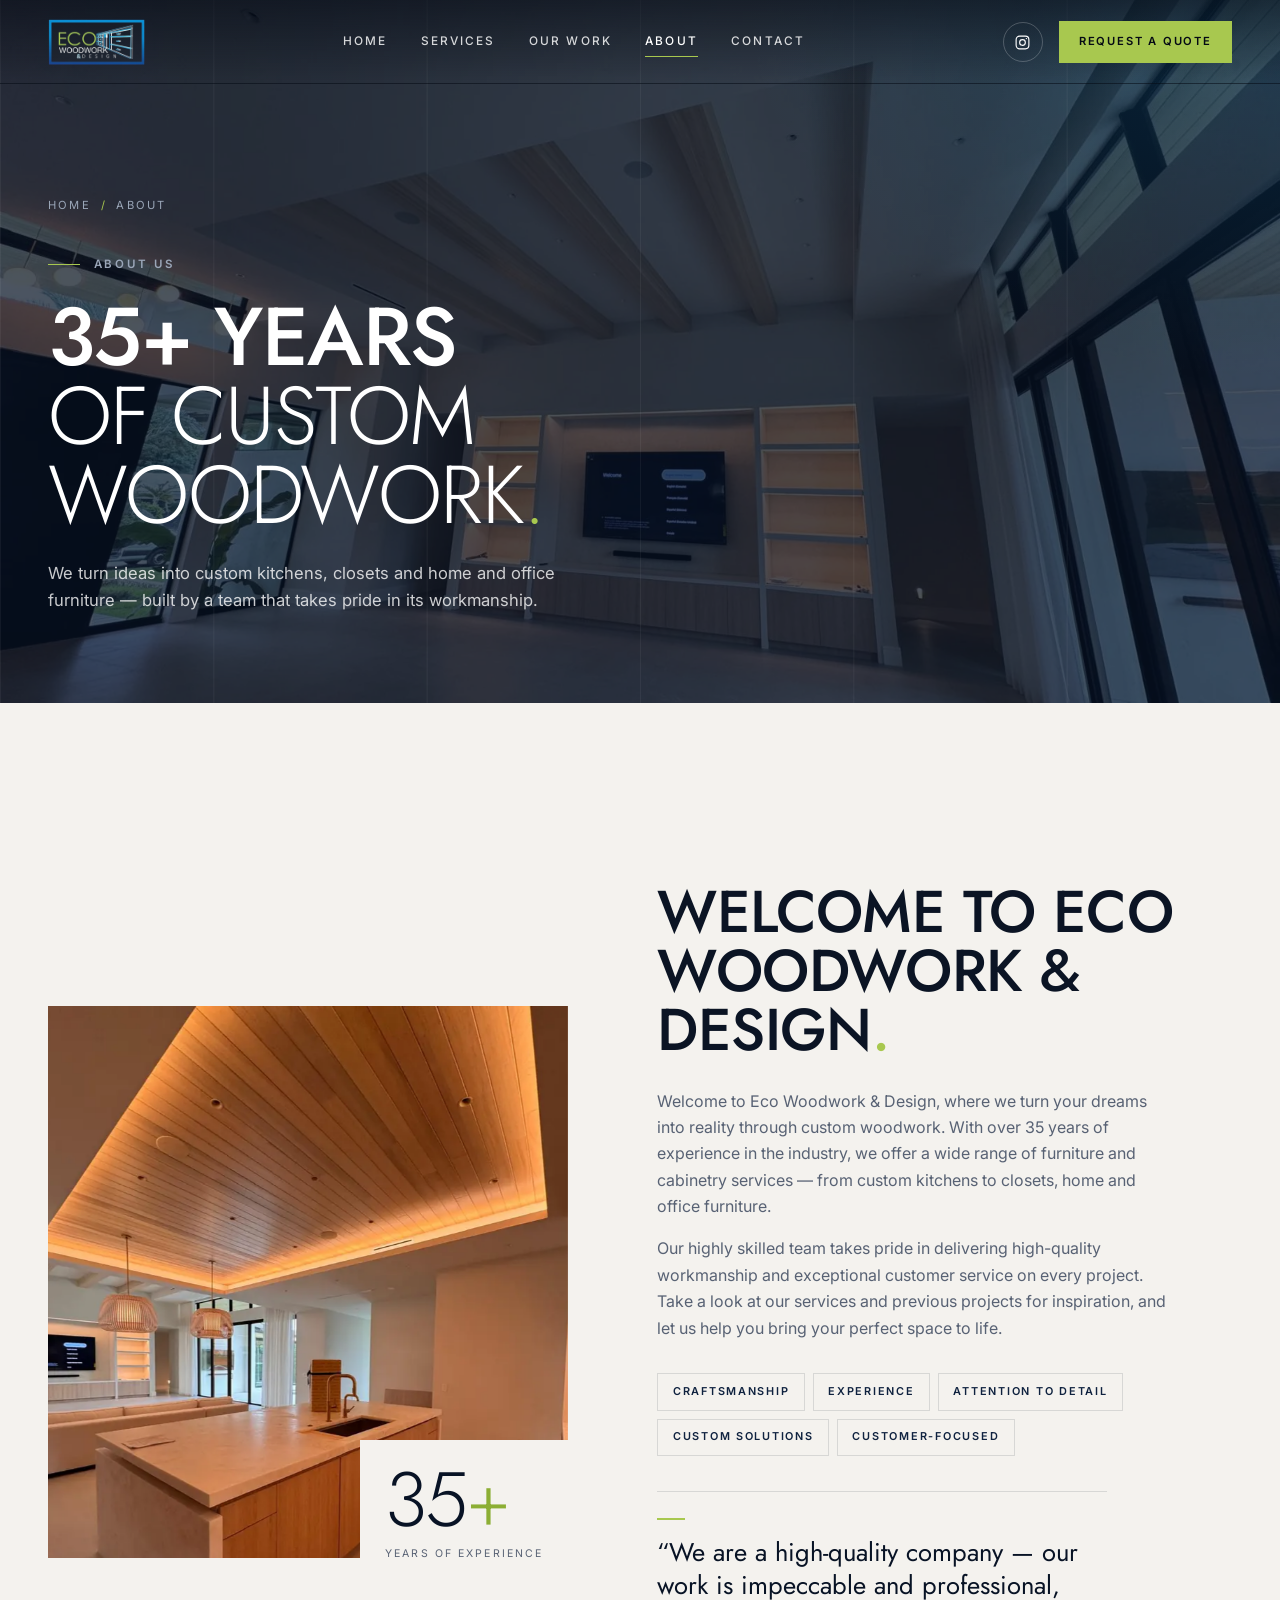
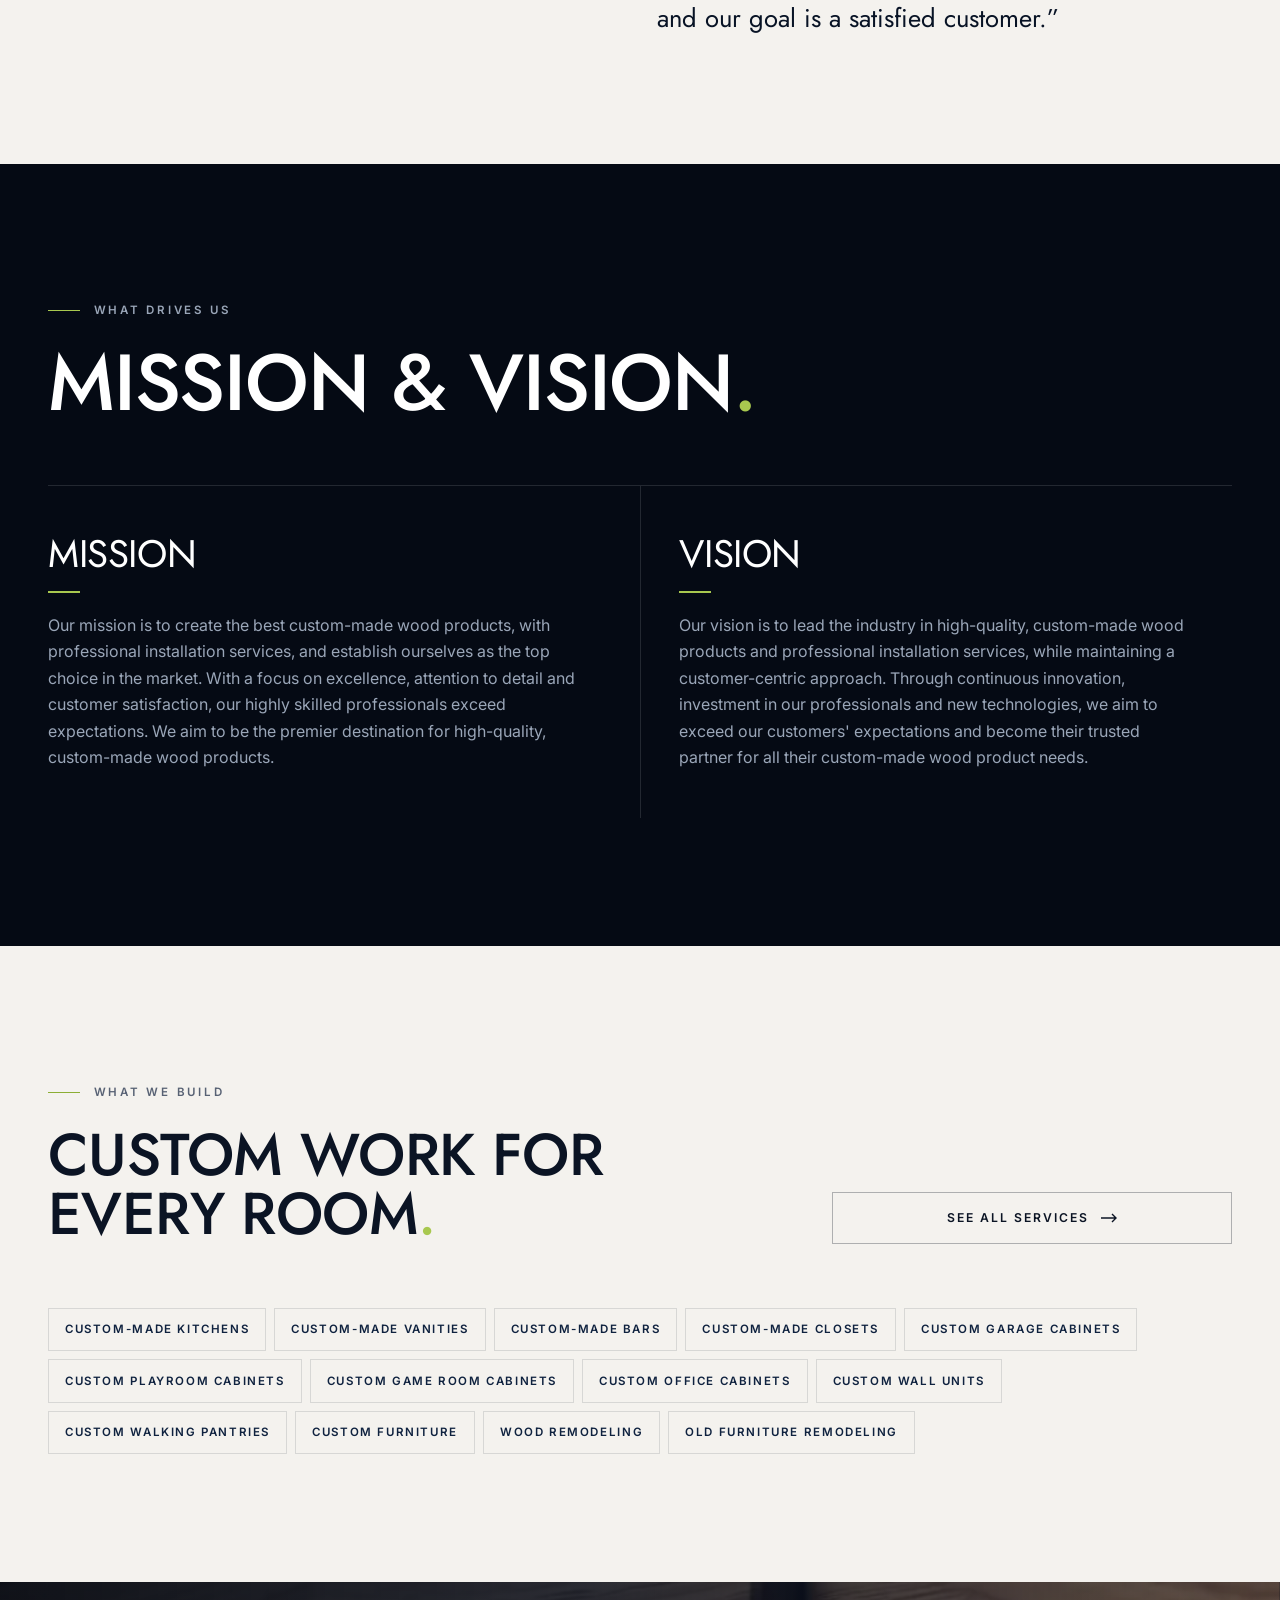
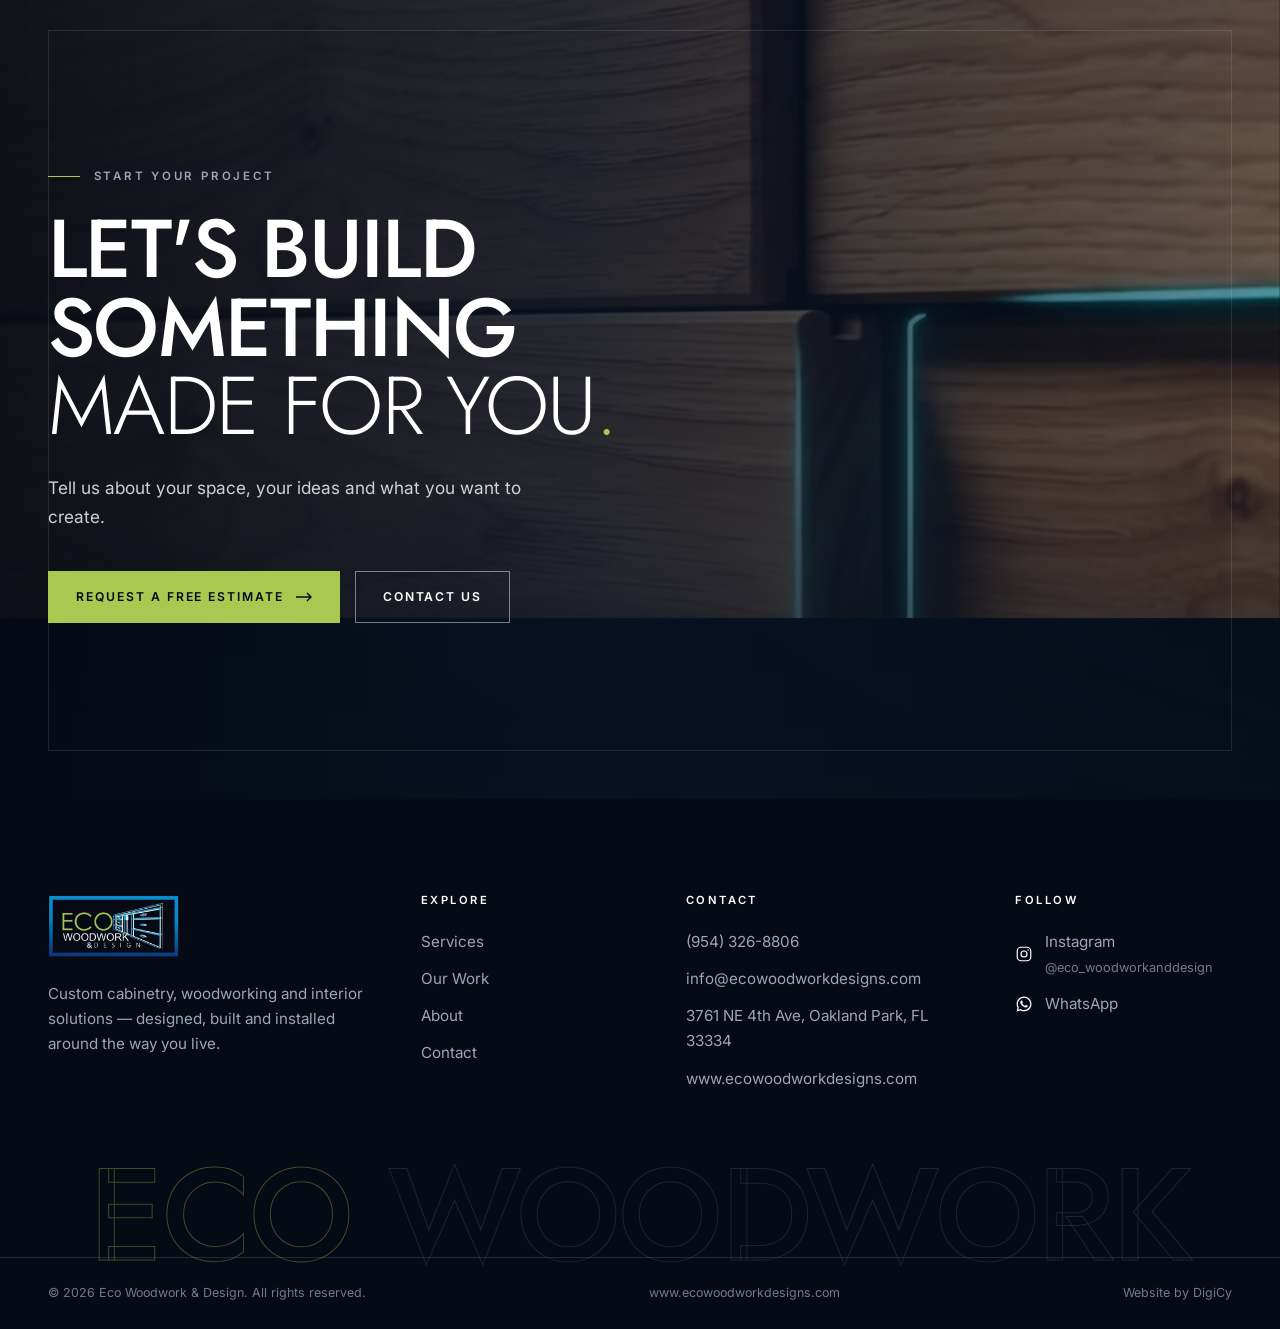
<file: about/index.html>
<!DOCTYPE html>
<html lang="en">
<head>
<meta charset="UTF-8" />
<meta name="viewport" content="width=device-width, initial-scale=1.0, viewport-fit=cover" />
<title>About | Eco Woodwork &amp; Design — 35+ Years of Custom Woodworking</title>
<meta name="description" content="Eco Woodwork &amp; Design has over 35 years of experience building custom kitchens, closets and home and office furniture in Oakland Park, FL." />
<link rel="canonical" href="https://ecowoodworkdesigns.com/about/" />
<meta name="robots" content="index, follow" />
<meta name="theme-color" content="#081325" />
<meta property="og:type" content="website" />
<meta property="og:site_name" content="Eco Woodwork &amp; Design" />
<meta property="og:title" content="About | Eco Woodwork &amp; Design" />
<meta property="og:description" content="Over 35 years of custom woodworking — kitchens, closets and home and office furniture, built with care." />
<meta property="og:image" content="https://ecowoodworkdesigns.com/assets/images/og-eco-woodwork.jpg" />
<meta property="og:url" content="https://ecowoodworkdesigns.com/about/" />
<meta name="twitter:card" content="summary_large_image" />
<link rel="icon" type="image/png" sizes="32x32" href="/assets/logo/favicon-32.png" />
<link rel="apple-touch-icon" sizes="180x180" href="/assets/logo/apple-touch-icon.png" />
<link rel="preconnect" href="https://fonts.googleapis.com" />
<link rel="preconnect" href="https://fonts.gstatic.com" crossorigin />
<link href="https://fonts.googleapis.com/css2?family=Inter:wght@400;500;600&amp;family=Jost:wght@300;400;500&amp;display=swap" rel="stylesheet" />
<link rel="stylesheet" href="/css/styles.css?v=4" />
<script>document.documentElement.classList.add('js')</script>
</head>
<body>

<a class="skip-link" href="#main">Skip to content</a>

<header class="site-header">
  <div class="header-inner">
    <a href="/" class="logo" aria-label="Eco Woodwork &amp; Design — home">
      <img src="/assets/logo/eco-logo-mark.webp" alt="Eco Woodwork &amp; Design" width="456" height="216" />
    </a>
    <nav class="main-nav" id="main-nav" aria-label="Primary">
      <ul class="nav-links">
        <li><a href="/" data-index="01">Home</a></li>
        <li><a href="/services/" data-index="02">Services</a></li>
        <li><a href="/work/" data-index="03">Our Work</a></li>
        <li><a href="/about/" data-index="04" aria-current="page">About</a></li>
        <li><a href="/contact/" data-index="05">Contact</a></li>
      </ul>
      <div class="nav-mobile-meta">
        <a href="/contact/#estimate" class="btn btn-primary">Request a Quote <svg class="arrow" viewBox="0 0 16 10" fill="none" stroke="currentColor" stroke-width="1.4" aria-hidden="true"><path d="M0 5h15M11 1l4 4-4 4"/></svg></a>
        <div class="nav-mobile-contact">
          <a href="tel:+19543268806">(954) 326-8806</a>
          <a href="mailto:info@ecowoodworkdesigns.com">info@ecowoodworkdesigns.com</a>
        </div>
        <a class="nav-mobile-social" href="https://www.instagram.com/eco_woodworkanddesign?stkn=aGJlZHVjdGlmcG9m" target="_blank" rel="noopener noreferrer"><span class="icon-link"><svg viewBox="0 0 24 24" fill="none" stroke="currentColor" stroke-width="1.6" aria-hidden="true"><rect x="3" y="3" width="18" height="18" rx="5"/><circle cx="12" cy="12" r="4"/><circle cx="17.5" cy="6.5" r="1" fill="currentColor" stroke="none"/></svg></span>@eco_woodworkanddesign</a>
      </div>
    </nav>
    <div class="header-actions">
      <a class="icon-link" href="https://www.instagram.com/eco_woodworkanddesign?stkn=aGJlZHVjdGlmcG9m" target="_blank" rel="noopener noreferrer" aria-label="Eco Woodwork &amp; Design on Instagram (opens in a new tab)"><svg viewBox="0 0 24 24" fill="none" stroke="currentColor" stroke-width="1.6" aria-hidden="true"><rect x="3" y="3" width="18" height="18" rx="5"/><circle cx="12" cy="12" r="4"/><circle cx="17.5" cy="6.5" r="1" fill="currentColor" stroke="none"/></svg></a>
      <a href="/contact/#estimate" class="btn btn-primary btn-sm header-cta">Request a Quote</a>
      <button class="menu-toggle" type="button" aria-controls="main-nav" aria-expanded="false" aria-label="Open menu"><span></span><span></span></button>
    </div>
  </div>
</header>

<main id="main">

<section class="page-hero">
  <div class="page-hero-media"><img src="/assets/images/gallery/wall-units/wall-unit-11.webp" alt="" width="1600" height="1200" fetchpriority="high" /></div>
  <div class="container">
    <nav class="breadcrumbs" aria-label="Breadcrumb"><a href="/">Home</a><span aria-hidden="true">/</span><span>About</span></nav>
    <p class="eyebrow" data-reveal>About us</p>
    <h1 data-reveal style="--d:1">35+ years<br><span class="thin">of custom woodwork<span class="dot">.</span></span></h1>
    <p data-reveal style="--d:2">We turn ideas into custom kitchens, closets and home and office furniture — built by a team that takes pride in its workmanship.</p>
  </div>
</section>

<section class="section about">
  <div class="container about-grid">
    <div class="about-visual">
      <div class="parallax" data-reveal="mask">
        <img data-parallax="0.1" src="/assets/images/gallery/kitchens/kitchen-09-800.webp" srcset="/assets/images/gallery/kitchens/kitchen-09-800.webp 800w, /assets/images/gallery/kitchens/kitchen-09.webp 1200w" sizes="(max-width: 900px) 90vw, 45vw" alt="White oak kitchen island under a lit wood-slat ceiling by Eco Woodwork &amp; Design" width="800" height="1067" loading="lazy" decoding="async" />
      </div>
      <div class="tag" data-reveal style="--d:2"><strong>35<span>+</span></strong><small>Years of experience</small></div>
    </div>
    <div class="about-copy">
      <p class="eyebrow" data-reveal>Who we are</p>
      <h2 class="section-title" data-reveal style="--d:1">Welcome to Eco Woodwork &amp; Design<span class="dot">.</span></h2>
      <p data-reveal style="--d:2">Welcome to Eco Woodwork &amp; Design, where we turn your dreams into reality through custom woodwork. With over 35 years of experience in the industry, we offer a wide range of furniture and cabinetry services — from custom kitchens to closets, home and office furniture.</p>
      <p data-reveal style="--d:3">Our highly skilled team takes pride in delivering high-quality workmanship and exceptional customer service on every project. Take a look at our services and previous projects for inspiration, and let us help you bring your perfect space to life.</p>
      <ul class="values" data-reveal style="--d:4">
        <li>Craftsmanship</li><li>Experience</li><li>Attention to detail</li><li>Custom solutions</li><li>Customer-focused</li>
      </ul>
      <p class="about-quote" data-reveal style="--d:5">“We are a high-quality company — our work is impeccable and professional, and our goal is a satisfied customer.”</p>
    </div>
  </div>
</section>

<section class="section why">
  <div class="container on-dark">
    <p class="eyebrow" data-reveal>What drives us</p>
    <h2 class="display" data-reveal style="--d:1" >Mission &amp; vision<span class="dot">.</span></h2>
    <div class="mv-grid" style="margin-top:clamp(2.5rem, 5vw, 4rem);">
      <div class="mv-card" data-reveal>
        <h3>Mission</h3>
        <p>Our mission is to create the best custom-made wood products, with professional installation services, and establish ourselves as the top choice in the market. With a focus on excellence, attention to detail and customer satisfaction, our highly skilled professionals exceed expectations. We aim to be the premier destination for high-quality, custom-made wood products.</p>
      </div>
      <div class="mv-card" data-reveal style="--d:1">
        <h3>Vision</h3>
        <p>Our vision is to lead the industry in high-quality, custom-made wood products and professional installation services, while maintaining a customer-centric approach. Through continuous innovation, investment in our professionals and new technologies, we aim to exceed our customers' expectations and become their trusted partner for all their custom-made wood product needs.</p>
      </div>
    </div>
  </div>
</section>

<section class="section">
  <div class="container">
    <div class="section-head">
      <div>
        <p class="eyebrow" data-reveal>What we build</p>
        <h2 class="section-title" data-reveal style="--d:1">Custom work for every room<span class="dot">.</span></h2>
      </div>
      <a href="/services/" class="btn btn-outline" data-reveal style="--d:2">See All Services <svg class="arrow" viewBox="0 0 16 10" fill="none" stroke="currentColor" stroke-width="1.4" aria-hidden="true"><path d="M0 5h15M11 1l4 4-4 4"/></svg></a>
    </div>
    <ul class="chip-list" data-reveal>
      <li>Custom-Made Kitchens</li><li>Custom-Made Vanities</li><li>Custom-Made Bars</li><li>Custom-Made Closets</li>
      <li>Custom Garage Cabinets</li><li>Custom Playroom Cabinets</li><li>Custom Game Room Cabinets</li><li>Custom Office Cabinets</li>
      <li>Custom Wall Units</li><li>Custom Walking Pantries</li><li>Custom Furniture</li><li>Wood Remodeling</li><li>Old Furniture Remodeling</li>
    </ul>
  </div>
</section>

<section class="cta" aria-labelledby="cta-title">
  <div class="cta-media parallax">
    <img data-parallax="0.08" src="/assets/images/brand/wood-detail.webp" alt="" width="1080" height="1920" loading="lazy" decoding="async" />
  </div>
  <div class="container">
    <div class="cta-inner on-dark">
      <p class="eyebrow" data-reveal>Start your project</p>
      <h2 id="cta-title" data-reveal style="--d:1">Let's build something<br><span class="thin">made for you<span class="dot">.</span></span></h2>
      <p data-reveal style="--d:2">Tell us about your space, your ideas and what you want to create.</p>
      <div class="btn-row" data-reveal style="--d:3">
        <a href="/contact/#estimate" class="btn btn-primary">Request a Free Estimate <svg class="arrow" viewBox="0 0 16 10" fill="none" stroke="currentColor" stroke-width="1.4" aria-hidden="true"><path d="M0 5h15M11 1l4 4-4 4"/></svg></a>
        <a href="/contact/" class="btn btn-ghost">Contact Us</a>
      </div>
    </div>
  </div>
</section>

</main>

<footer class="site-footer">
  <div class="container footer-top">
    <div class="footer-brand">
      <a href="/" class="logo" aria-label="Eco Woodwork &amp; Design — home">
        <img src="/assets/logo/eco-logo-mark.webp" alt="Eco Woodwork &amp; Design" width="456" height="216" loading="lazy" />
      </a>
      <p class="footer-tagline">Custom cabinetry, woodworking and interior solutions — designed, built and installed around the way you live.</p>
    </div>
    <div>
      <h3>Explore</h3>
      <div class="footer-links">
        <a href="/services/">Services</a>
        <a href="/work/">Our Work</a>
        <a href="/about/">About</a>
        <a href="/contact/">Contact</a>
      </div>
    </div>
    <div>
      <h3>Contact</h3>
      <div class="footer-links">
        <a href="tel:+19543268806">(954) 326-8806</a>
        <a href="mailto:info@ecowoodworkdesigns.com">info@ecowoodworkdesigns.com</a>
        <span>3761 NE 4th Ave, Oakland Park, FL 33334</span>
        <a href="https://ecowoodworkdesigns.com/">www.ecowoodworkdesigns.com</a>
      </div>
    </div>
    <div>
      <h3>Follow</h3>
      <div class="footer-links footer-social">
        <a href="https://www.instagram.com/eco_woodworkanddesign?stkn=aGJlZHVjdGlmcG9m" target="_blank" rel="noopener noreferrer"><svg viewBox="0 0 24 24" fill="none" stroke="currentColor" stroke-width="1.6" aria-hidden="true"><rect x="3" y="3" width="18" height="18" rx="5"/><circle cx="12" cy="12" r="4"/><circle cx="17.5" cy="6.5" r="1" fill="currentColor" stroke="none"/></svg><span>Instagram<br><small>@eco_woodworkanddesign</small></span></a>
        <a href="https://wa.me/19543268806" target="_blank" rel="noopener noreferrer"><svg viewBox="0 0 24 24" fill="currentColor" aria-hidden="true"><path d="M12.04 2C6.58 2 2.13 6.45 2.13 11.91c0 1.75.46 3.45 1.32 4.95L2.05 22l5.25-1.38a9.9 9.9 0 0 0 4.74 1.21c5.46 0 9.91-4.45 9.91-9.91C21.95 6.45 17.5 2 12.04 2zm0 18.15a8.2 8.2 0 0 1-4.2-1.15l-.3-.18-3.12.82.83-3.04-.2-.31a8.23 8.23 0 1 1 6.99 3.86zm4.52-6.16c-.25-.12-1.47-.72-1.69-.81-.23-.08-.39-.12-.56.13-.16.25-.64.81-.79.97-.14.17-.29.19-.54.06-.25-.12-1.05-.39-1.99-1.23-.74-.66-1.23-1.47-1.38-1.72-.14-.25-.02-.38.11-.51.11-.11.25-.29.37-.43.13-.15.17-.25.25-.42.08-.16.04-.31-.02-.43-.06-.13-.56-1.34-.76-1.84-.2-.48-.41-.42-.56-.43h-.48a.92.92 0 0 0-.66.31c-.23.25-.87.85-.87 2.07s.89 2.4 1.01 2.56c.12.17 1.75 2.67 4.23 3.74.59.26 1.05.41 1.41.52.59.19 1.13.16 1.56.1.48-.07 1.47-.6 1.67-1.18.21-.58.21-1.07.14-1.18-.06-.1-.22-.16-.47-.28z"/></svg><span>WhatsApp</span></a>
        <!-- Facebook: add the official page link here once confirmed (not included to avoid publishing an unverified URL). -->
      </div>
    </div>
  </div>
  <div class="container"><p class="footer-wordmark" aria-hidden="true"><span>Eco</span> Woodwork</p></div>
  <div class="container footer-bottom">
    <span>&copy; <span data-year>2026</span> Eco Woodwork &amp; Design. All rights reserved.</span>
    <a href="https://ecowoodworkdesigns.com/">www.ecowoodworkdesigns.com</a>
    <span>Website by <a href="https://digicyus.com" target="_blank" rel="noopener noreferrer">DigiCy</a></span>
  </div>
</footer>

<script src="/js/main.js?v=3" defer></script>
<script src="/js/chat.js?v=1" defer></script>
</body>
</html>
</file>
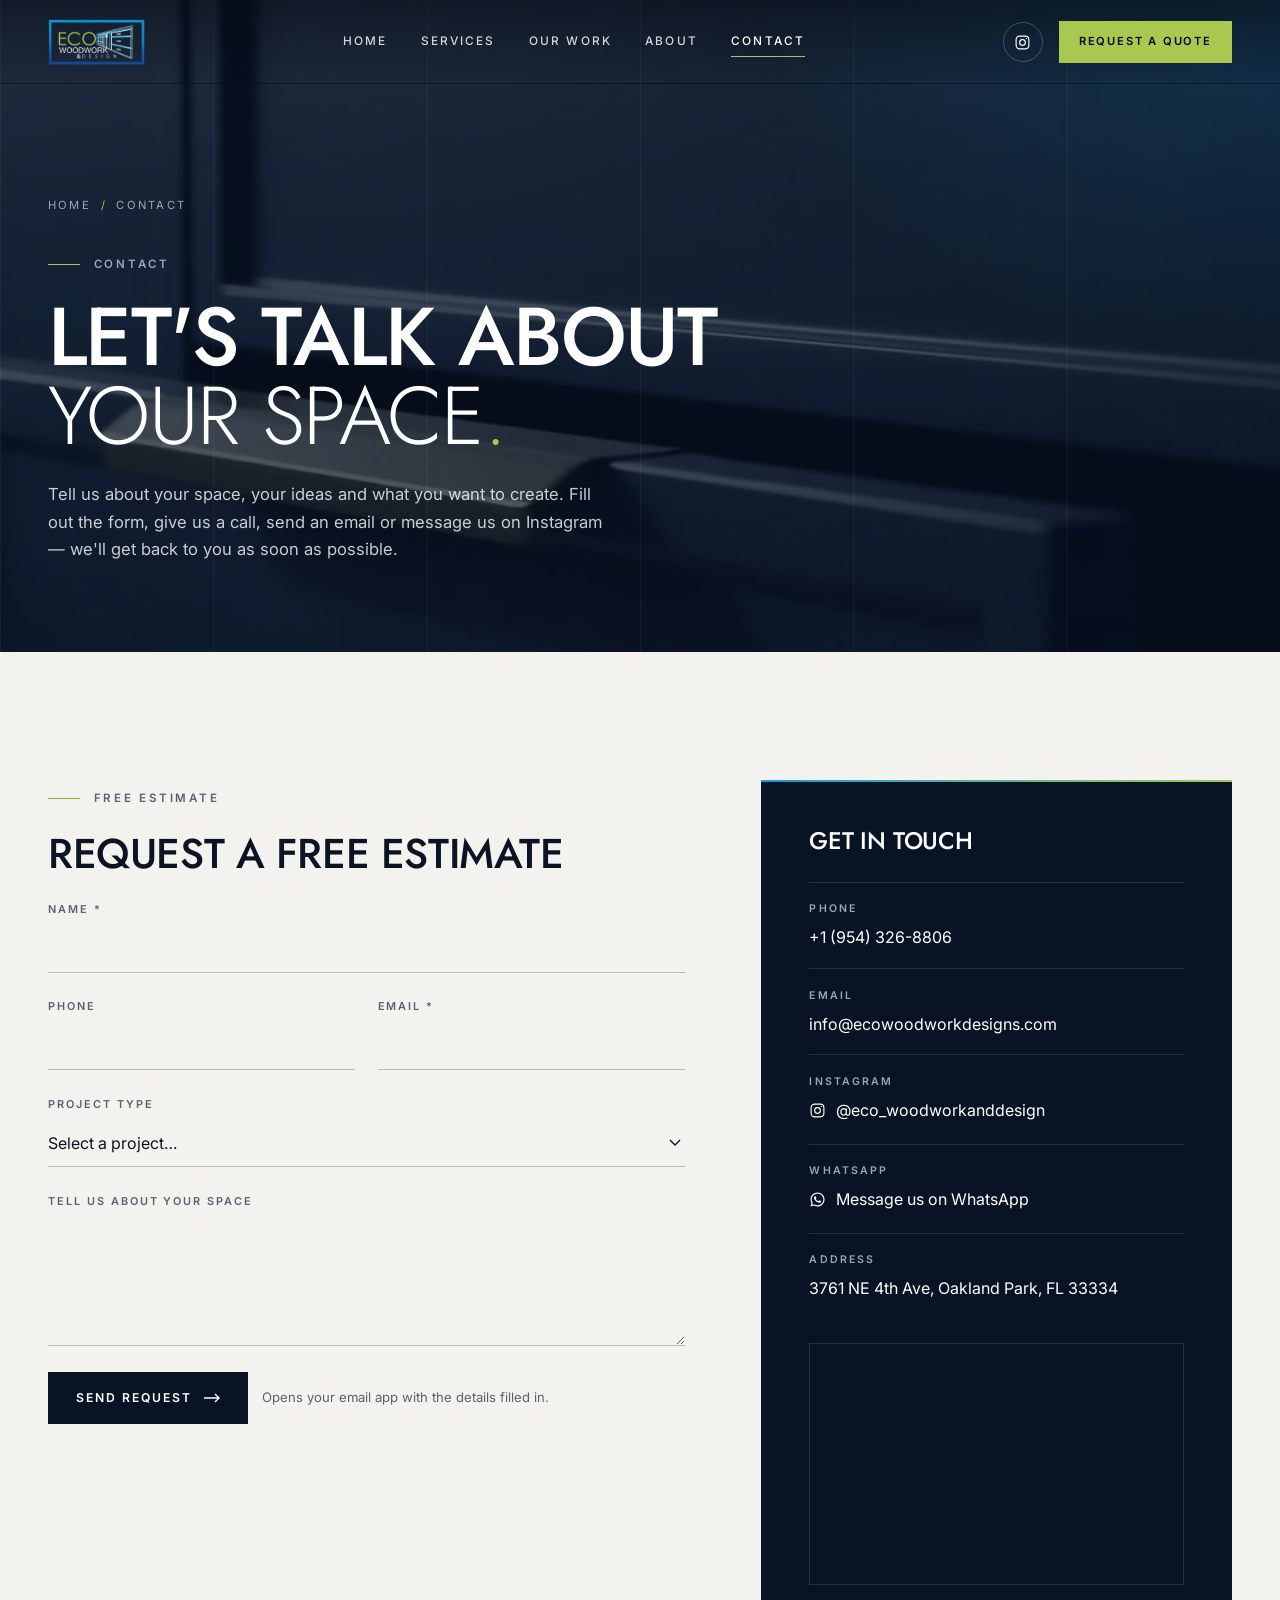
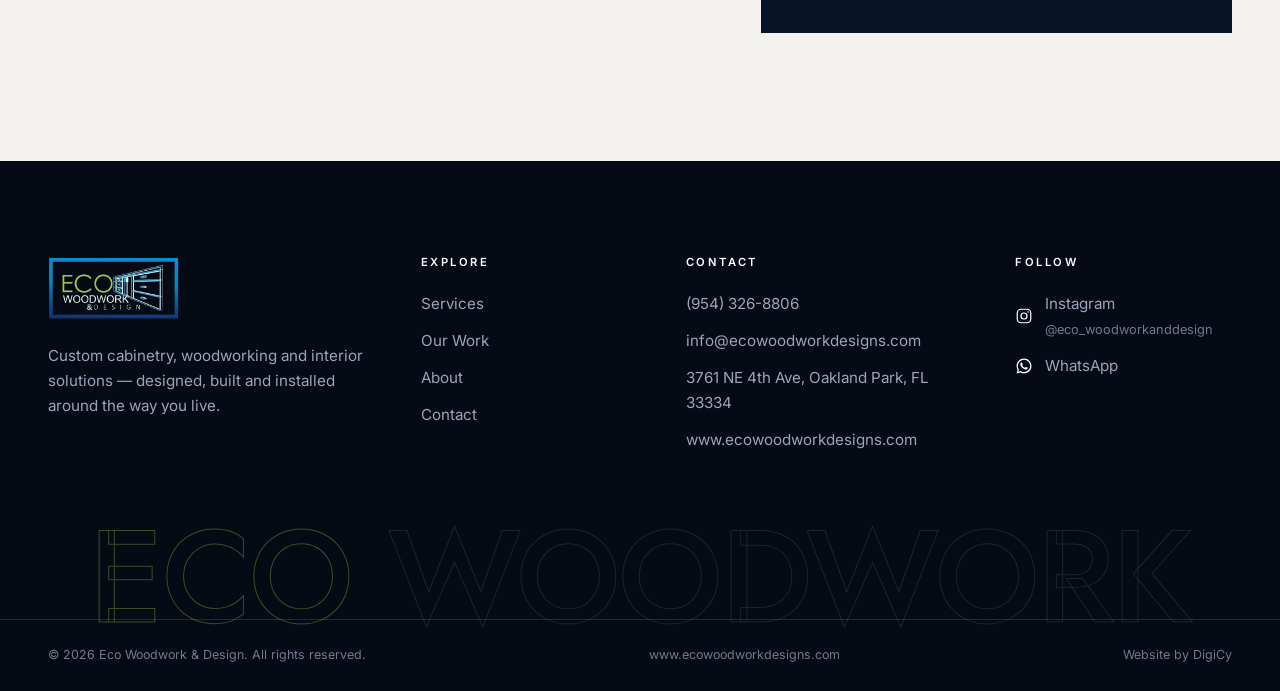
<file: contact/index.html>
<!DOCTYPE html>
<html lang="en">
<head>
<meta charset="UTF-8" />
<meta name="viewport" content="width=device-width, initial-scale=1.0, viewport-fit=cover" />
<title>Contact | Eco Woodwork &amp; Design — Request a Free Estimate</title>
<meta name="description" content="Request a free estimate from Eco Woodwork &amp; Design — custom cabinetry and woodwork in Oakland Park, FL. Call (954) 326-8806 or email info@ecowoodworkdesigns.com." />
<link rel="canonical" href="https://ecowoodworkdesigns.com/contact/" />
<meta name="robots" content="index, follow" />
<meta name="theme-color" content="#081325" />
<meta property="og:type" content="website" />
<meta property="og:site_name" content="Eco Woodwork &amp; Design" />
<meta property="og:title" content="Contact | Eco Woodwork &amp; Design" />
<meta property="og:description" content="Tell us about your space and request a free estimate." />
<meta property="og:image" content="https://ecowoodworkdesigns.com/assets/images/og-eco-woodwork.jpg" />
<meta property="og:url" content="https://ecowoodworkdesigns.com/contact/" />
<meta name="twitter:card" content="summary_large_image" />
<link rel="icon" type="image/png" sizes="32x32" href="/assets/logo/favicon-32.png" />
<link rel="apple-touch-icon" sizes="180x180" href="/assets/logo/apple-touch-icon.png" />
<link rel="preconnect" href="https://fonts.googleapis.com" />
<link rel="preconnect" href="https://fonts.gstatic.com" crossorigin />
<link href="https://fonts.googleapis.com/css2?family=Inter:wght@400;500;600&amp;family=Jost:wght@300;400;500&amp;display=swap" rel="stylesheet" />
<link rel="stylesheet" href="/css/styles.css?v=4" />
<script>document.documentElement.classList.add('js')</script>
</head>
<body>

<a class="skip-link" href="#main">Skip to content</a>

<header class="site-header">
  <div class="header-inner">
    <a href="/" class="logo" aria-label="Eco Woodwork &amp; Design — home">
      <img src="/assets/logo/eco-logo-mark.webp" alt="Eco Woodwork &amp; Design" width="456" height="216" />
    </a>
    <nav class="main-nav" id="main-nav" aria-label="Primary">
      <ul class="nav-links">
        <li><a href="/" data-index="01">Home</a></li>
        <li><a href="/services/" data-index="02">Services</a></li>
        <li><a href="/work/" data-index="03">Our Work</a></li>
        <li><a href="/about/" data-index="04">About</a></li>
        <li><a href="/contact/" data-index="05" aria-current="page">Contact</a></li>
      </ul>
      <div class="nav-mobile-meta">
        <a href="/contact/#estimate" class="btn btn-primary">Request a Quote <svg class="arrow" viewBox="0 0 16 10" fill="none" stroke="currentColor" stroke-width="1.4" aria-hidden="true"><path d="M0 5h15M11 1l4 4-4 4"/></svg></a>
        <div class="nav-mobile-contact">
          <a href="tel:+19543268806">(954) 326-8806</a>
          <a href="mailto:info@ecowoodworkdesigns.com">info@ecowoodworkdesigns.com</a>
        </div>
        <a class="nav-mobile-social" href="https://www.instagram.com/eco_woodworkanddesign?stkn=aGJlZHVjdGlmcG9m" target="_blank" rel="noopener noreferrer"><span class="icon-link"><svg viewBox="0 0 24 24" fill="none" stroke="currentColor" stroke-width="1.6" aria-hidden="true"><rect x="3" y="3" width="18" height="18" rx="5"/><circle cx="12" cy="12" r="4"/><circle cx="17.5" cy="6.5" r="1" fill="currentColor" stroke="none"/></svg></span>@eco_woodworkanddesign</a>
      </div>
    </nav>
    <div class="header-actions">
      <a class="icon-link" href="https://www.instagram.com/eco_woodworkanddesign?stkn=aGJlZHVjdGlmcG9m" target="_blank" rel="noopener noreferrer" aria-label="Eco Woodwork &amp; Design on Instagram (opens in a new tab)"><svg viewBox="0 0 24 24" fill="none" stroke="currentColor" stroke-width="1.6" aria-hidden="true"><rect x="3" y="3" width="18" height="18" rx="5"/><circle cx="12" cy="12" r="4"/><circle cx="17.5" cy="6.5" r="1" fill="currentColor" stroke="none"/></svg></a>
      <a href="/contact/#estimate" class="btn btn-primary btn-sm header-cta">Request a Quote</a>
      <button class="menu-toggle" type="button" aria-controls="main-nav" aria-expanded="false" aria-label="Open menu"><span></span><span></span></button>
    </div>
  </div>
</header>

<main id="main">

<section class="page-hero">
  <div class="page-hero-media"><img src="/assets/images/brand/navy-cabinet.webp" alt="" width="1080" height="1920" fetchpriority="high" style="object-position:50% 45%" /></div>
  <div class="container">
    <nav class="breadcrumbs" aria-label="Breadcrumb"><a href="/">Home</a><span aria-hidden="true">/</span><span>Contact</span></nav>
    <p class="eyebrow" data-reveal>Contact</p>
    <h1 data-reveal style="--d:1">Let's talk about<br><span class="thin">your space<span class="dot">.</span></span></h1>
    <p data-reveal style="--d:2">Tell us about your space, your ideas and what you want to create. Fill out the form, give us a call, send an email or message us on Instagram — we'll get back to you as soon as possible.</p>
  </div>
</section>

<section class="section" id="estimate">
  <div class="container contact-grid">
    <form class="contact-form" id="contact-form" novalidate data-reveal>
      <div>
        <p class="eyebrow">Free estimate</p>
        <h2>Request a free estimate</h2>
      </div>
      <div class="form-grid">
        <div class="field full-width"><label for="f-name">Name *</label><input id="f-name" type="text" name="name" required autocomplete="name" /></div>
        <div class="field"><label for="f-phone">Phone</label><input id="f-phone" type="tel" name="phone" autocomplete="tel" inputmode="tel" /></div>
        <div class="field"><label for="f-email">Email *</label><input id="f-email" type="email" name="email" required autocomplete="email" /></div>
        <div class="field full-width">
          <label for="f-project">Project type</label>
          <select id="f-project" name="project">
            <option value="">Select a project…</option>
            <option>Custom Kitchen</option>
            <option>Custom Cabinetry / Vanity</option>
            <option>Closet &amp; Storage</option>
            <option>Garage Cabinets</option>
            <option>Custom Furniture</option>
            <option>Interior Woodwork / Wall Unit</option>
            <option>Bar / Commercial</option>
            <option>Other</option>
          </select>
        </div>
        <div class="field full-width"><label for="f-message">Tell us about your space</label><textarea id="f-message" name="message" rows="5"></textarea></div>
      </div>
      <div class="btn-row" style="align-items:center;">
        <button type="submit" class="btn btn-dark">Send Request <svg class="arrow" viewBox="0 0 16 10" fill="none" stroke="currentColor" stroke-width="1.4" aria-hidden="true"><path d="M0 5h15M11 1l4 4-4 4"/></svg></button>
        <p class="form-note">Opens your email app with the details filled in.</p>
      </div>
      <p class="form-status" id="contact-form-status" role="status" aria-live="polite"></p>
    </form>

    <aside data-reveal style="--d:1" aria-label="Contact details">
      <div class="contact-card">
        <h2>Get in touch</h2>
        <div class="contact-list">
          <div><strong>Phone</strong><a href="tel:+19543268806">+1 (954) 326-8806</a></div>
          <div><strong>Email</strong><a href="mailto:info@ecowoodworkdesigns.com">info@ecowoodworkdesigns.com</a></div>
          <div><strong>Instagram</strong><a href="https://www.instagram.com/eco_woodworkanddesign?stkn=aGJlZHVjdGlmcG9m" target="_blank" rel="noopener noreferrer"><svg viewBox="0 0 24 24" fill="none" stroke="currentColor" stroke-width="1.6" aria-hidden="true"><rect x="3" y="3" width="18" height="18" rx="5"/><circle cx="12" cy="12" r="4"/><circle cx="17.5" cy="6.5" r="1" fill="currentColor" stroke="none"/></svg>@eco_woodworkanddesign</a></div>
          <div><strong>WhatsApp</strong><a href="https://wa.me/19543268806" target="_blank" rel="noopener noreferrer"><svg viewBox="0 0 24 24" fill="currentColor" aria-hidden="true"><path d="M12.04 2C6.58 2 2.13 6.45 2.13 11.91c0 1.75.46 3.45 1.32 4.95L2.05 22l5.25-1.38a9.9 9.9 0 0 0 4.74 1.21c5.46 0 9.91-4.45 9.91-9.91C21.95 6.45 17.5 2 12.04 2zm0 18.15a8.2 8.2 0 0 1-4.2-1.15l-.3-.18-3.12.82.83-3.04-.2-.31a8.23 8.23 0 1 1 6.99 3.86zm4.52-6.16c-.25-.12-1.47-.72-1.69-.81-.23-.08-.39-.12-.56.13-.16.25-.64.81-.79.97-.14.17-.29.19-.54.06-.25-.12-1.05-.39-1.99-1.23-.74-.66-1.23-1.47-1.38-1.72-.14-.25-.02-.38.11-.51.11-.11.25-.29.37-.43.13-.15.17-.25.25-.42.08-.16.04-.31-.02-.43-.06-.13-.56-1.34-.76-1.84-.2-.48-.41-.42-.56-.43h-.48a.92.92 0 0 0-.66.31c-.23.25-.87.85-.87 2.07s.89 2.4 1.01 2.56c.12.17 1.75 2.67 4.23 3.74.59.26 1.05.41 1.41.52.59.19 1.13.16 1.56.1.48-.07 1.47-.6 1.67-1.18.21-.58.21-1.07.14-1.18-.06-.1-.22-.16-.47-.28z"/></svg>Message us on WhatsApp</a></div>
          <div><strong>Address</strong><span>3761 NE 4th Ave, Oakland Park, FL 33334</span></div>
        </div>
        <div class="map-wrap">
          <iframe title="Eco Woodwork &amp; Design location map" src="https://www.google.com/maps?q=3761+NE+4th+Ave,+Oakland+Park,+FL+33334&amp;output=embed" loading="lazy" referrerpolicy="no-referrer-when-downgrade"></iframe>
        </div>
      </div>
    </aside>
  </div>
</section>

</main>

<footer class="site-footer">
  <div class="container footer-top">
    <div class="footer-brand">
      <a href="/" class="logo" aria-label="Eco Woodwork &amp; Design — home">
        <img src="/assets/logo/eco-logo-mark.webp" alt="Eco Woodwork &amp; Design" width="456" height="216" loading="lazy" />
      </a>
      <p class="footer-tagline">Custom cabinetry, woodworking and interior solutions — designed, built and installed around the way you live.</p>
    </div>
    <div>
      <h3>Explore</h3>
      <div class="footer-links">
        <a href="/services/">Services</a>
        <a href="/work/">Our Work</a>
        <a href="/about/">About</a>
        <a href="/contact/">Contact</a>
      </div>
    </div>
    <div>
      <h3>Contact</h3>
      <div class="footer-links">
        <a href="tel:+19543268806">(954) 326-8806</a>
        <a href="mailto:info@ecowoodworkdesigns.com">info@ecowoodworkdesigns.com</a>
        <span>3761 NE 4th Ave, Oakland Park, FL 33334</span>
        <a href="https://ecowoodworkdesigns.com/">www.ecowoodworkdesigns.com</a>
      </div>
    </div>
    <div>
      <h3>Follow</h3>
      <div class="footer-links footer-social">
        <a href="https://www.instagram.com/eco_woodworkanddesign?stkn=aGJlZHVjdGlmcG9m" target="_blank" rel="noopener noreferrer"><svg viewBox="0 0 24 24" fill="none" stroke="currentColor" stroke-width="1.6" aria-hidden="true"><rect x="3" y="3" width="18" height="18" rx="5"/><circle cx="12" cy="12" r="4"/><circle cx="17.5" cy="6.5" r="1" fill="currentColor" stroke="none"/></svg><span>Instagram<br><small>@eco_woodworkanddesign</small></span></a>
        <a href="https://wa.me/19543268806" target="_blank" rel="noopener noreferrer"><svg viewBox="0 0 24 24" fill="currentColor" aria-hidden="true"><path d="M12.04 2C6.58 2 2.13 6.45 2.13 11.91c0 1.75.46 3.45 1.32 4.95L2.05 22l5.25-1.38a9.9 9.9 0 0 0 4.74 1.21c5.46 0 9.91-4.45 9.91-9.91C21.95 6.45 17.5 2 12.04 2zm0 18.15a8.2 8.2 0 0 1-4.2-1.15l-.3-.18-3.12.82.83-3.04-.2-.31a8.23 8.23 0 1 1 6.99 3.86zm4.52-6.16c-.25-.12-1.47-.72-1.69-.81-.23-.08-.39-.12-.56.13-.16.25-.64.81-.79.97-.14.17-.29.19-.54.06-.25-.12-1.05-.39-1.99-1.23-.74-.66-1.23-1.47-1.38-1.72-.14-.25-.02-.38.11-.51.11-.11.25-.29.37-.43.13-.15.17-.25.25-.42.08-.16.04-.31-.02-.43-.06-.13-.56-1.34-.76-1.84-.2-.48-.41-.42-.56-.43h-.48a.92.92 0 0 0-.66.31c-.23.25-.87.85-.87 2.07s.89 2.4 1.01 2.56c.12.17 1.75 2.67 4.23 3.74.59.26 1.05.41 1.41.52.59.19 1.13.16 1.56.1.48-.07 1.47-.6 1.67-1.18.21-.58.21-1.07.14-1.18-.06-.1-.22-.16-.47-.28z"/></svg><span>WhatsApp</span></a>
        <!-- Facebook: add the official page link here once confirmed (not included to avoid publishing an unverified URL). -->
      </div>
    </div>
  </div>
  <div class="container"><p class="footer-wordmark" aria-hidden="true"><span>Eco</span> Woodwork</p></div>
  <div class="container footer-bottom">
    <span>&copy; <span data-year>2026</span> Eco Woodwork &amp; Design. All rights reserved.</span>
    <a href="https://ecowoodworkdesigns.com/">www.ecowoodworkdesigns.com</a>
    <span>Website by <a href="https://digicyus.com" target="_blank" rel="noopener noreferrer">DigiCy</a></span>
  </div>
</footer>

<script src="/js/main.js?v=3" defer></script>
<script src="/js/chat.js?v=1" defer></script>
</body>
</html>
</file>
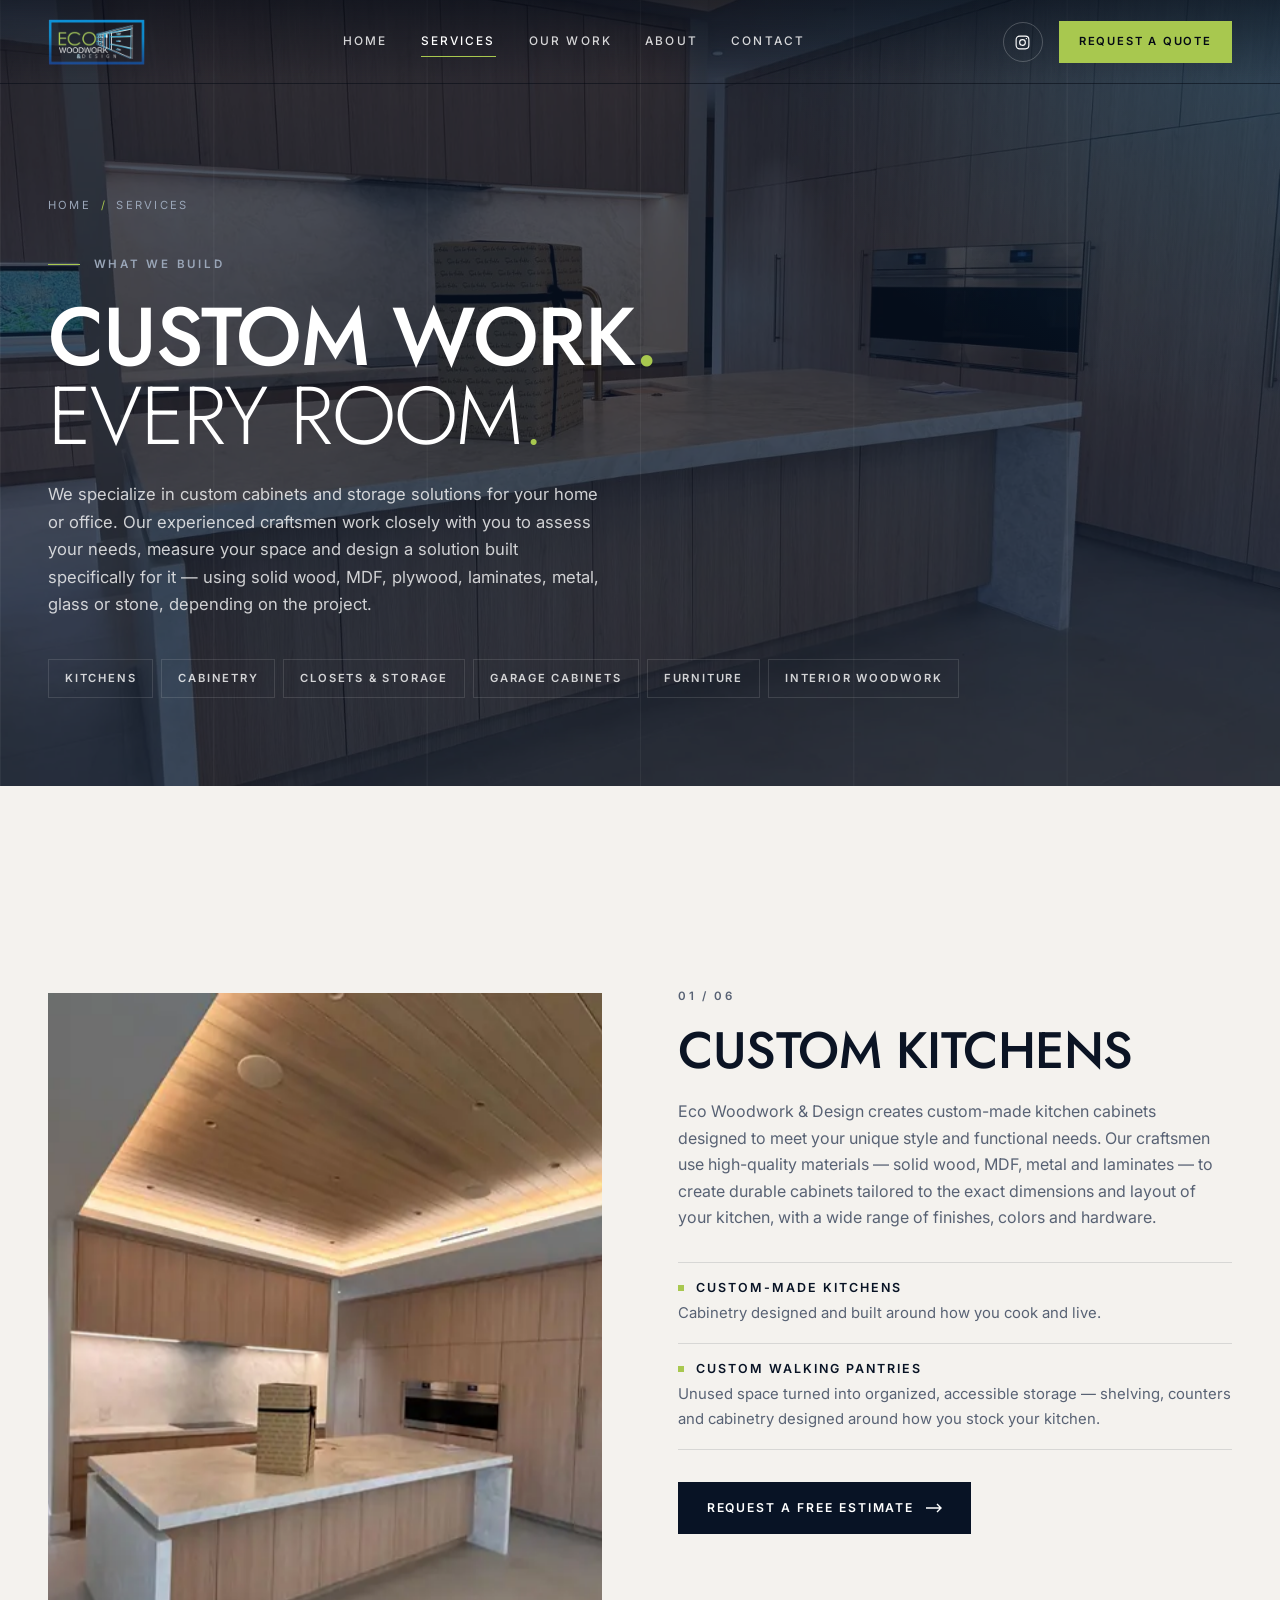
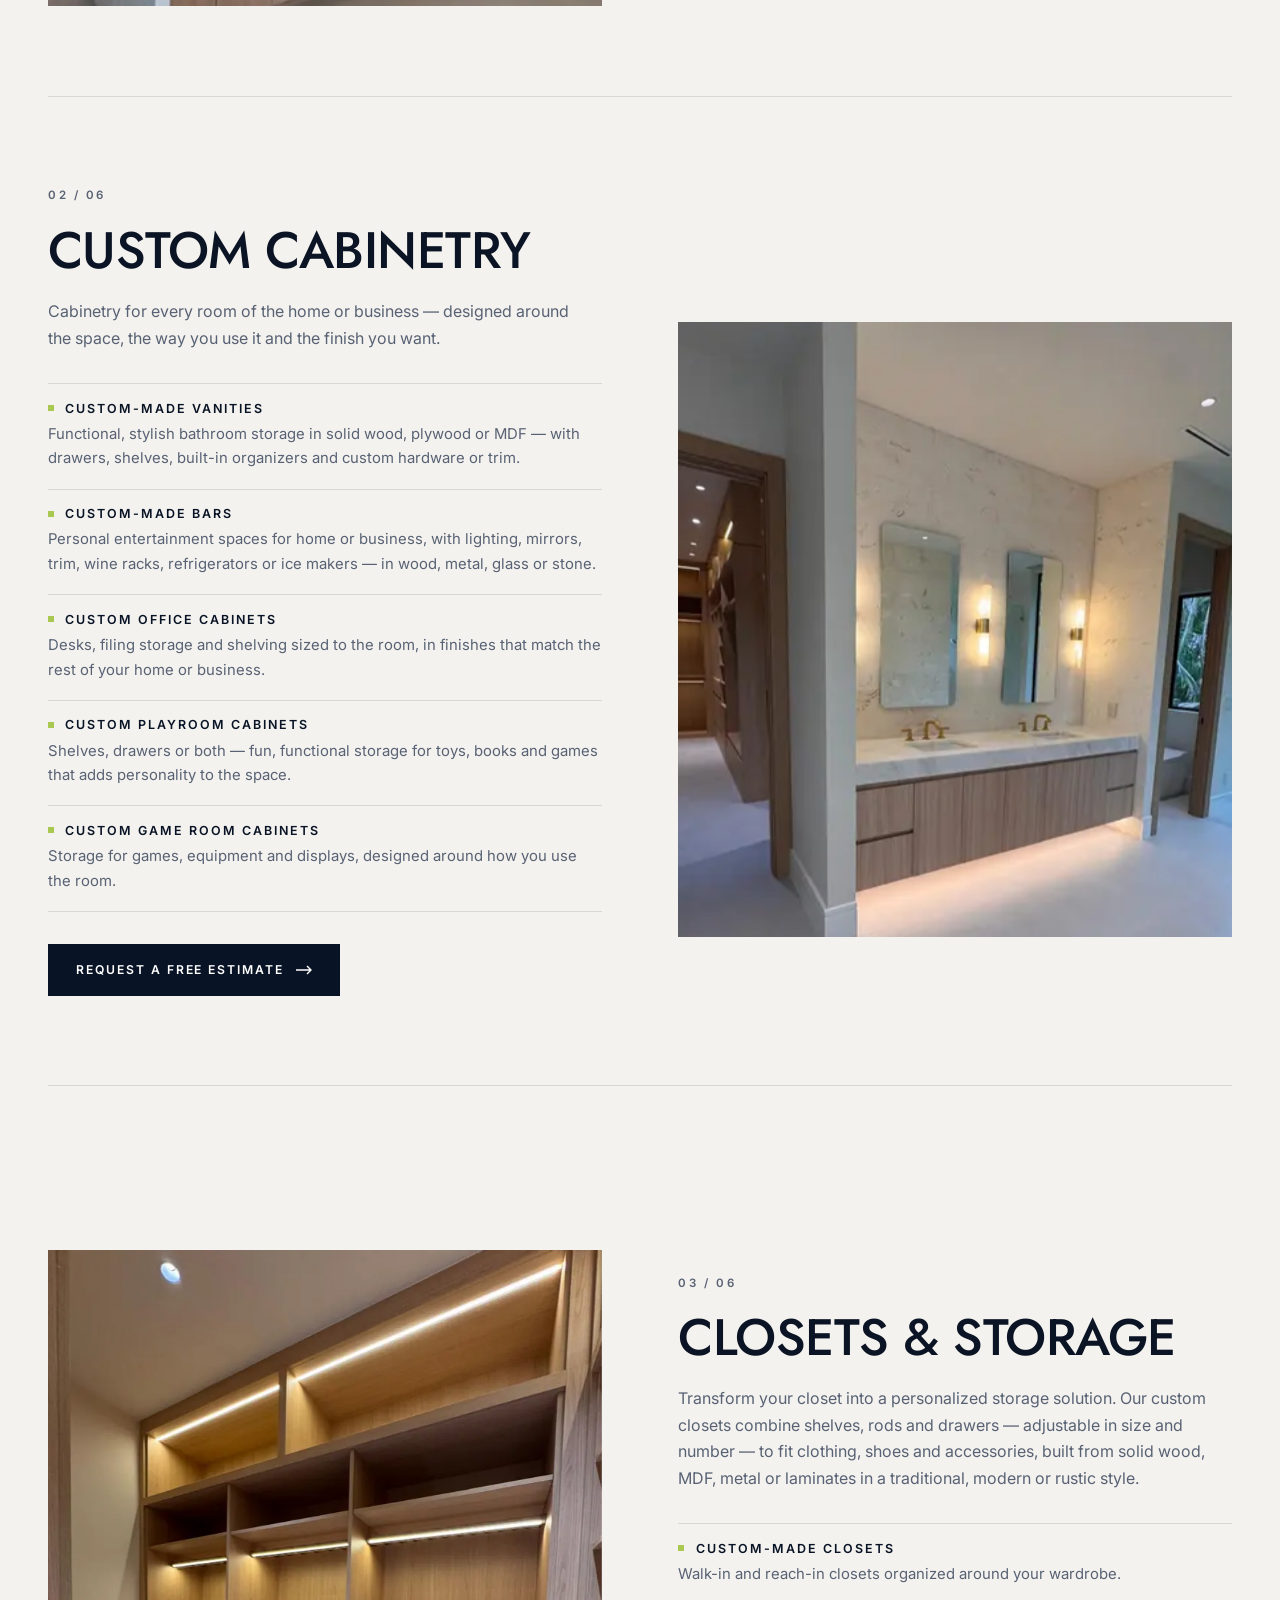
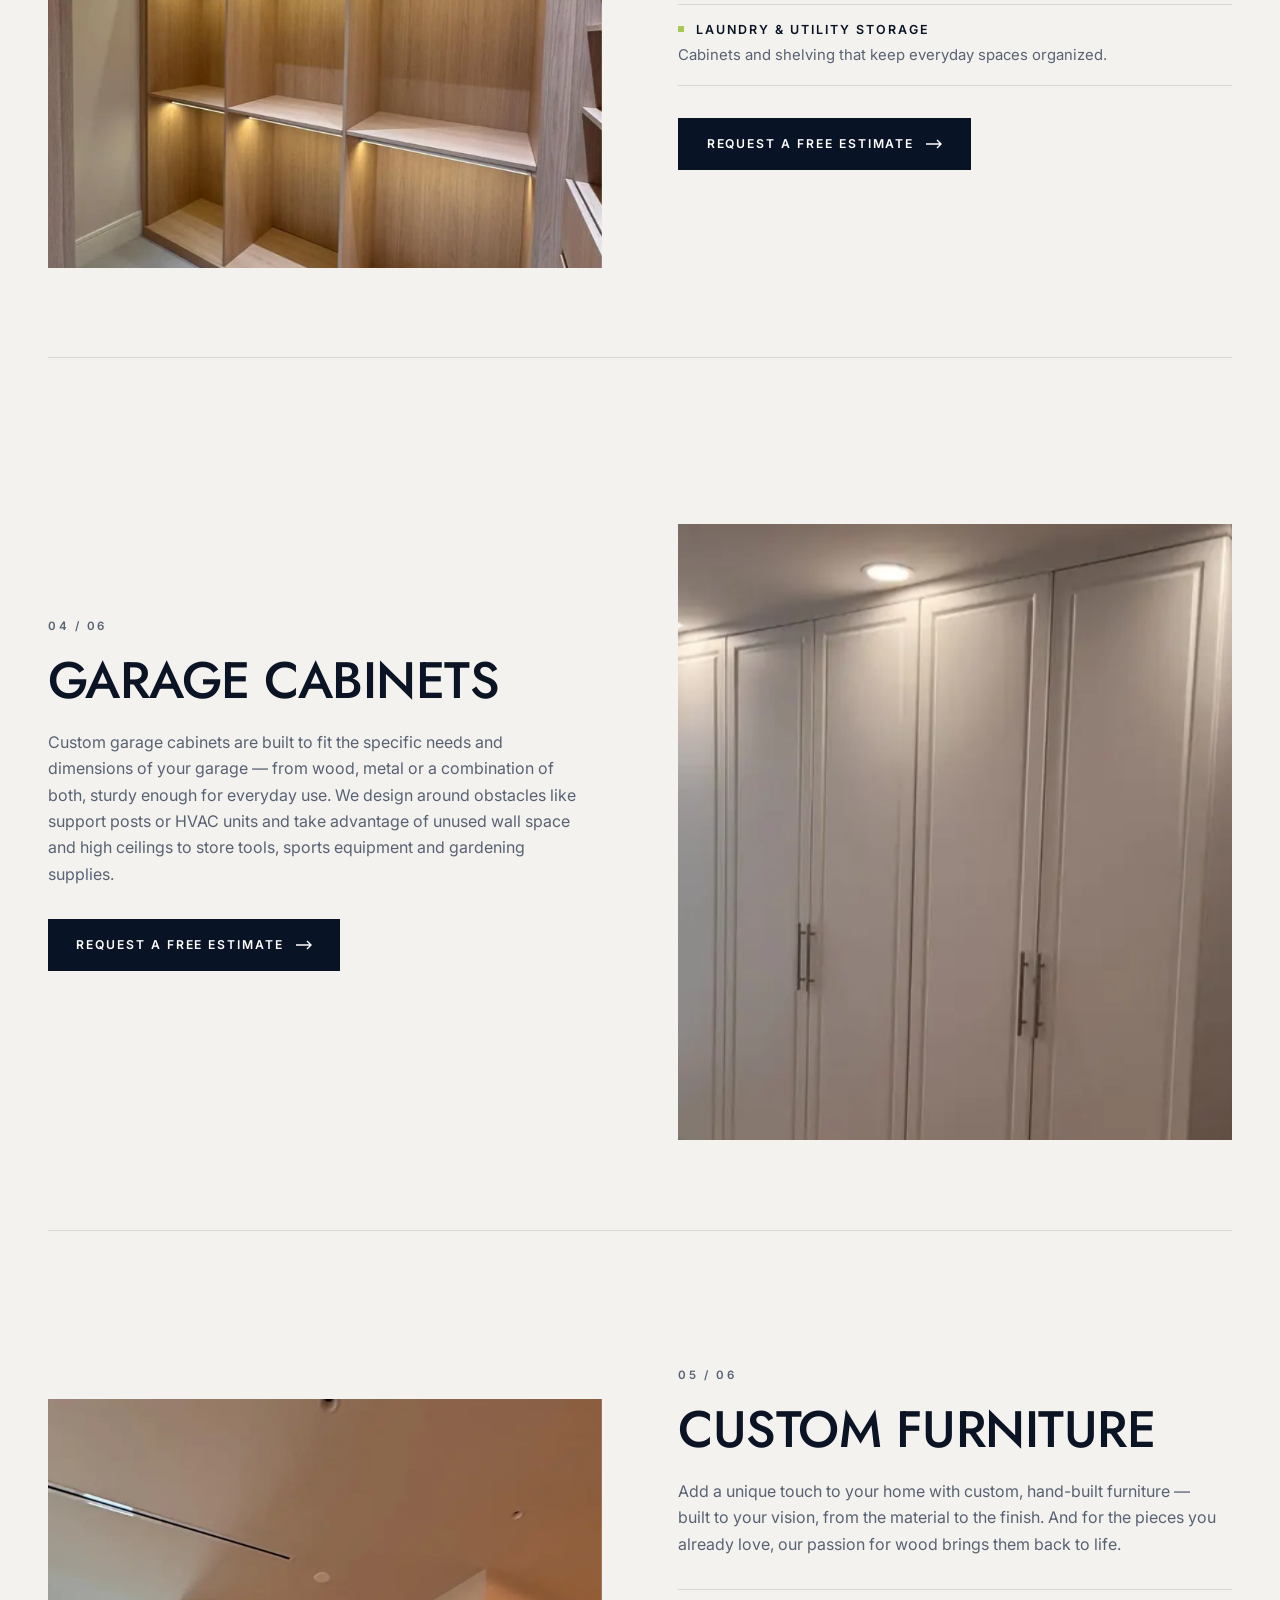
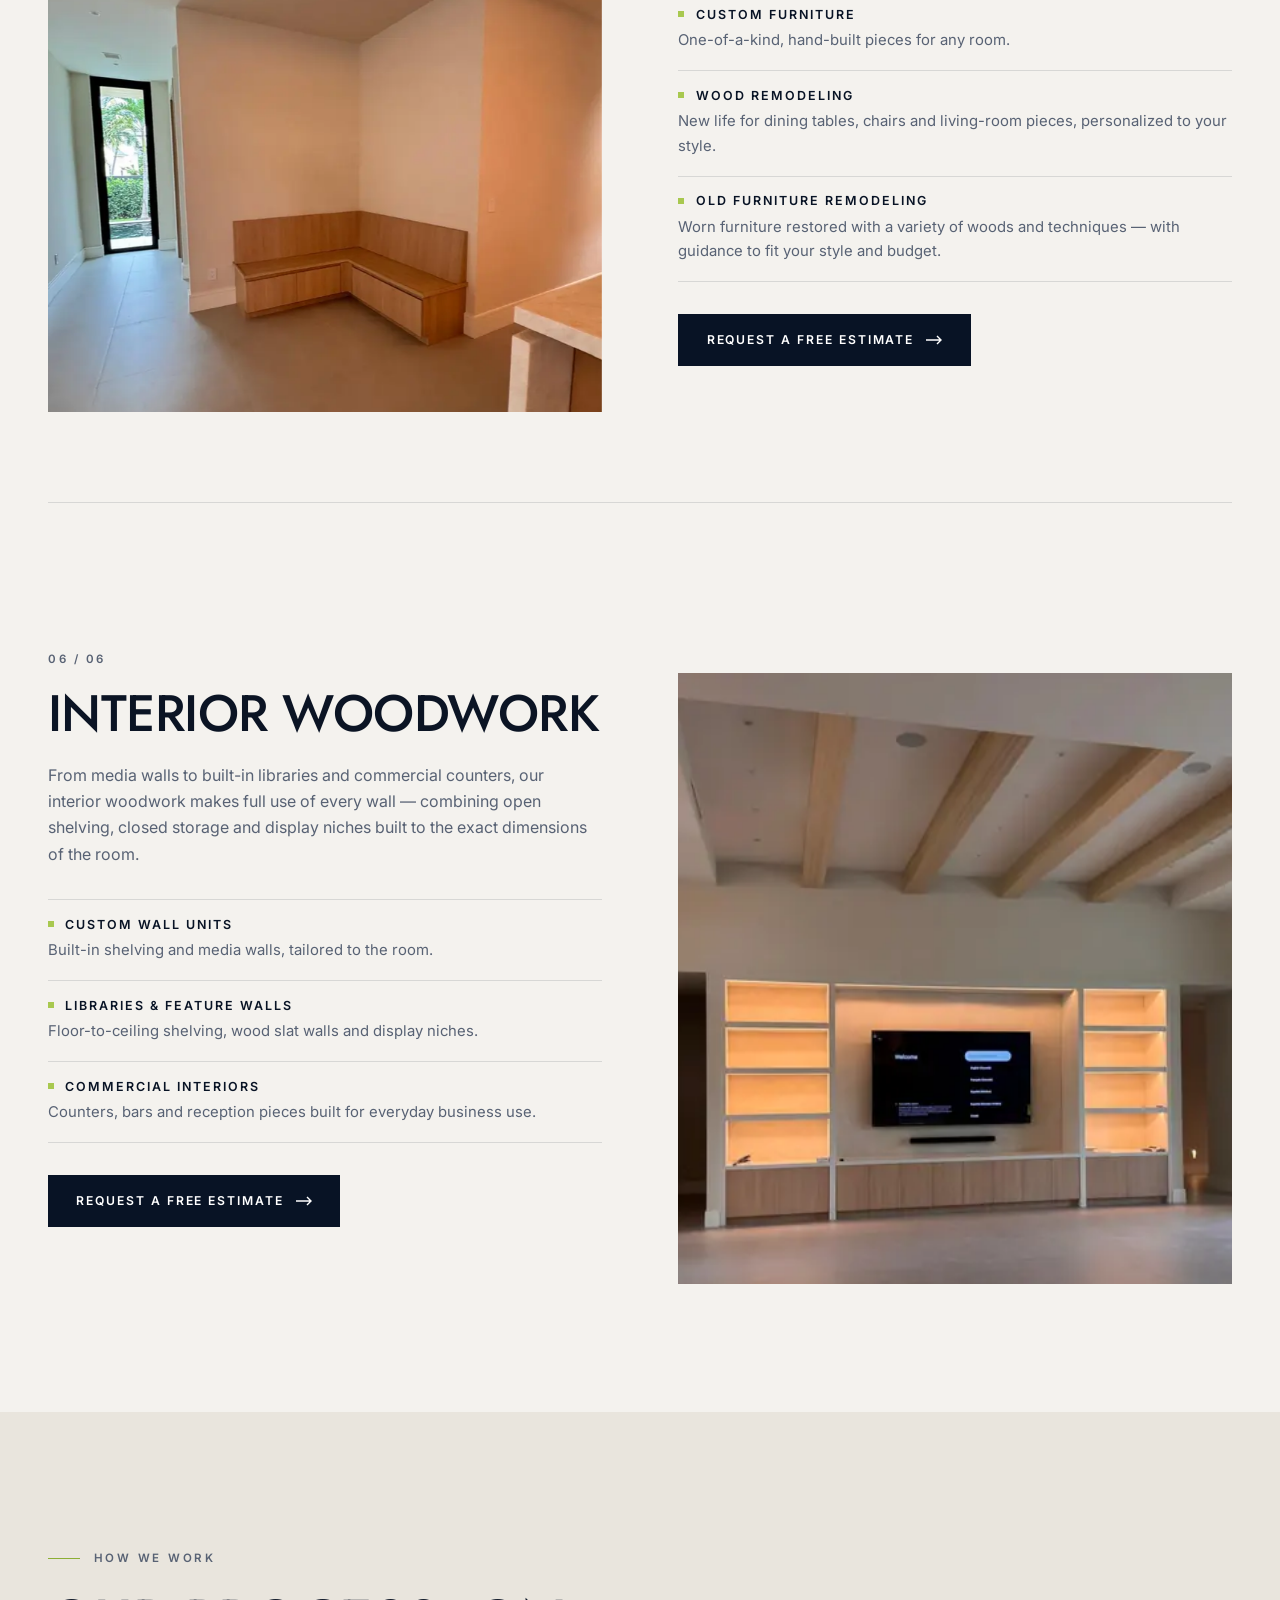
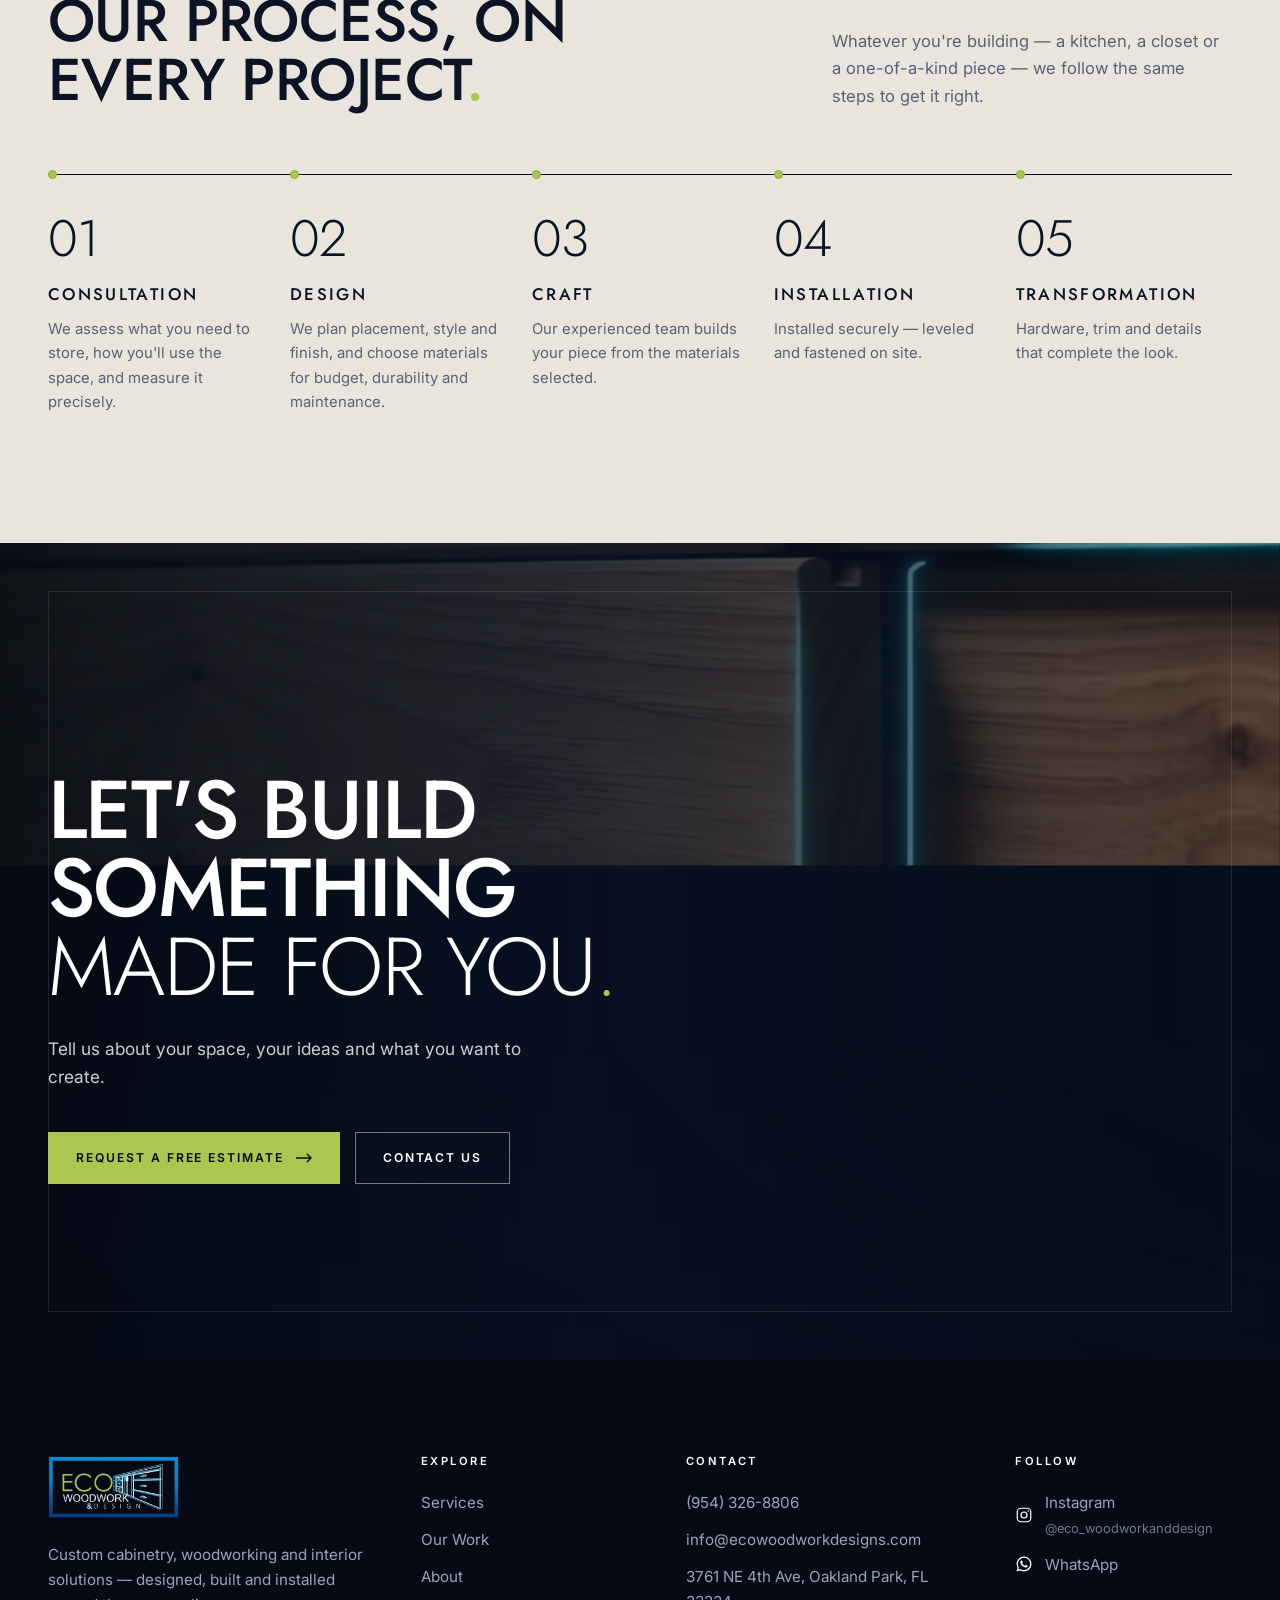
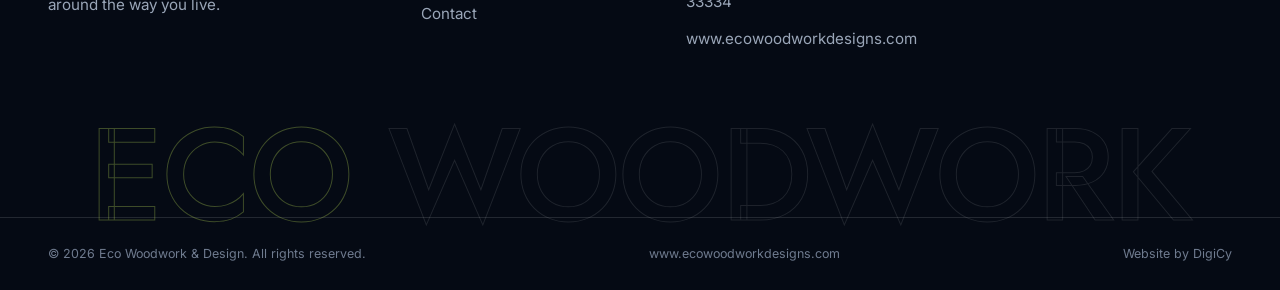
<file: services/index.html>
<!DOCTYPE html>
<html lang="en">
<head>
<meta charset="UTF-8" />
<meta name="viewport" content="width=device-width, initial-scale=1.0, viewport-fit=cover" />
<title>Services | Eco Woodwork &amp; Design — Custom Kitchens, Cabinetry &amp; Closets</title>
<meta name="description" content="Custom kitchens, cabinetry, closets, garage cabinets, furniture and interior woodwork — designed, built and installed by Eco Woodwork &amp; Design in Oakland Park, FL." />
<link rel="canonical" href="https://ecowoodworkdesigns.com/services/" />
<meta name="robots" content="index, follow" />
<meta name="theme-color" content="#081325" />
<meta property="og:type" content="website" />
<meta property="og:site_name" content="Eco Woodwork &amp; Design" />
<meta property="og:title" content="Services | Eco Woodwork &amp; Design" />
<meta property="og:description" content="Custom kitchens, cabinetry, closets, garage cabinets, furniture and interior woodwork — designed around your space." />
<meta property="og:image" content="https://ecowoodworkdesigns.com/assets/images/og-eco-woodwork.jpg" />
<meta property="og:url" content="https://ecowoodworkdesigns.com/services/" />
<meta name="twitter:card" content="summary_large_image" />
<link rel="icon" type="image/png" sizes="32x32" href="/assets/logo/favicon-32.png" />
<link rel="apple-touch-icon" sizes="180x180" href="/assets/logo/apple-touch-icon.png" />
<link rel="preconnect" href="https://fonts.googleapis.com" />
<link rel="preconnect" href="https://fonts.gstatic.com" crossorigin />
<link href="https://fonts.googleapis.com/css2?family=Inter:wght@400;500;600&amp;family=Jost:wght@300;400;500&amp;display=swap" rel="stylesheet" />
<link rel="stylesheet" href="/css/styles.css?v=4" />
<script>document.documentElement.classList.add('js')</script>
</head>
<body>

<a class="skip-link" href="#main">Skip to content</a>

<header class="site-header">
  <div class="header-inner">
    <a href="/" class="logo" aria-label="Eco Woodwork &amp; Design — home">
      <img src="/assets/logo/eco-logo-mark.webp" alt="Eco Woodwork &amp; Design" width="456" height="216" />
    </a>
    <nav class="main-nav" id="main-nav" aria-label="Primary">
      <ul class="nav-links">
        <li><a href="/" data-index="01">Home</a></li>
        <li><a href="/services/" data-index="02" aria-current="page">Services</a></li>
        <li><a href="/work/" data-index="03">Our Work</a></li>
        <li><a href="/about/" data-index="04">About</a></li>
        <li><a href="/contact/" data-index="05">Contact</a></li>
      </ul>
      <div class="nav-mobile-meta">
        <a href="/contact/#estimate" class="btn btn-primary">Request a Quote <svg class="arrow" viewBox="0 0 16 10" fill="none" stroke="currentColor" stroke-width="1.4" aria-hidden="true"><path d="M0 5h15M11 1l4 4-4 4"/></svg></a>
        <div class="nav-mobile-contact">
          <a href="tel:+19543268806">(954) 326-8806</a>
          <a href="mailto:info@ecowoodworkdesigns.com">info@ecowoodworkdesigns.com</a>
        </div>
        <a class="nav-mobile-social" href="https://www.instagram.com/eco_woodworkanddesign?stkn=aGJlZHVjdGlmcG9m" target="_blank" rel="noopener noreferrer"><span class="icon-link"><svg viewBox="0 0 24 24" fill="none" stroke="currentColor" stroke-width="1.6" aria-hidden="true"><rect x="3" y="3" width="18" height="18" rx="5"/><circle cx="12" cy="12" r="4"/><circle cx="17.5" cy="6.5" r="1" fill="currentColor" stroke="none"/></svg></span>@eco_woodworkanddesign</a>
      </div>
    </nav>
    <div class="header-actions">
      <a class="icon-link" href="https://www.instagram.com/eco_woodworkanddesign?stkn=aGJlZHVjdGlmcG9m" target="_blank" rel="noopener noreferrer" aria-label="Eco Woodwork &amp; Design on Instagram (opens in a new tab)"><svg viewBox="0 0 24 24" fill="none" stroke="currentColor" stroke-width="1.6" aria-hidden="true"><rect x="3" y="3" width="18" height="18" rx="5"/><circle cx="12" cy="12" r="4"/><circle cx="17.5" cy="6.5" r="1" fill="currentColor" stroke="none"/></svg></a>
      <a href="/contact/#estimate" class="btn btn-primary btn-sm header-cta">Request a Quote</a>
      <button class="menu-toggle" type="button" aria-controls="main-nav" aria-expanded="false" aria-label="Open menu"><span></span><span></span></button>
    </div>
  </div>
</header>

<main id="main">

<section class="page-hero">
  <div class="page-hero-media"><img src="/assets/images/gallery/kitchens/kitchen-11.webp" alt="" width="1600" height="1200" fetchpriority="high" /></div>
  <div class="container">
    <nav class="breadcrumbs" aria-label="Breadcrumb"><a href="/">Home</a><span aria-hidden="true">/</span><span>Services</span></nav>
    <p class="eyebrow" data-reveal>What we build</p>
    <h1 data-reveal style="--d:1">Custom work<span class="dot">.</span><br><span class="thin">Every room<span class="dot">.</span></span></h1>
    <p data-reveal style="--d:2">We specialize in custom cabinets and storage solutions for your home or office. Our experienced craftsmen work closely with you to assess your needs, measure your space and design a solution built specifically for it — using solid wood, MDF, plywood, laminates, metal, glass or stone, depending on the project.</p>
    <nav class="svc-index" aria-label="Service categories" data-reveal style="--d:3">
      <a href="#kitchens">Kitchens</a><a href="#cabinetry">Cabinetry</a><a href="#closets">Closets &amp; Storage</a><a href="#garages">Garage Cabinets</a><a href="#furniture">Furniture</a><a href="#interior">Interior Woodwork</a>
    </nav>
  </div>
</section>

<section class="section">
  <div class="container">

    <article class="svc-block" id="kitchens">
      <div class="svc-media parallax" data-reveal="mask">
        <img data-parallax="0.08" src="/assets/images/gallery/kitchens/kitchen-12-800.webp" srcset="/assets/images/gallery/kitchens/kitchen-12-800.webp 800w, /assets/images/gallery/kitchens/kitchen-12.webp 1600w" sizes="(max-width: 900px) 92vw, 46vw" alt="Open white oak kitchen with island and integrated tall cabinets by Eco Woodwork &amp; Design" width="800" height="600" loading="lazy" decoding="async" />
      </div>
      <div class="svc-copy">
        <span class="num" data-reveal>01 / 06</span>
        <h2 data-reveal style="--d:1">Custom Kitchens</h2>
        <p data-reveal style="--d:2">Eco Woodwork &amp; Design creates custom-made kitchen cabinets designed to meet your unique style and functional needs. Our craftsmen use high-quality materials — solid wood, MDF, metal and laminates — to create durable cabinets tailored to the exact dimensions and layout of your kitchen, with a wide range of finishes, colors and hardware.</p>
        <ul class="svc-sub" data-reveal style="--d:3">
          <li><h3>Custom-Made Kitchens</h3><p>Cabinetry designed and built around how you cook and live.</p></li>
          <li id="walking-pantries"><h3>Custom Walking Pantries</h3><p>Unused space turned into organized, accessible storage — shelving, counters and cabinetry designed around how you stock your kitchen.</p></li>
        </ul>
        <div class="btn-row" data-reveal style="--d:4"><a href="/contact/#estimate" class="btn btn-dark">Request a Free Estimate <svg class="arrow" viewBox="0 0 16 10" fill="none" stroke="currentColor" stroke-width="1.4" aria-hidden="true"><path d="M0 5h15M11 1l4 4-4 4"/></svg></a></div>
      </div>
    </article>

    <article class="svc-block" id="cabinetry">
      <div class="svc-media parallax" data-reveal="mask">
        <img data-parallax="0.08" src="/assets/images/gallery/vanities/vanitie-07-800.webp" srcset="/assets/images/gallery/vanities/vanitie-07-800.webp 800w, /assets/images/gallery/vanities/vanitie-07.webp 1600w" sizes="(max-width: 900px) 92vw, 46vw" alt="Floating white oak double vanity with under-cabinet lighting by Eco Woodwork &amp; Design" width="800" height="600" loading="lazy" decoding="async" />
      </div>
      <div class="svc-copy">
        <span class="num" data-reveal>02 / 06</span>
        <h2 data-reveal style="--d:1">Custom Cabinetry</h2>
        <p data-reveal style="--d:2">Cabinetry for every room of the home or business — designed around the space, the way you use it and the finish you want.</p>
        <ul class="svc-sub" data-reveal style="--d:3">
          <li id="vanities"><h3>Custom-Made Vanities</h3><p>Functional, stylish bathroom storage in solid wood, plywood or MDF — with drawers, shelves, built-in organizers and custom hardware or trim.</p></li>
          <li id="bars"><h3>Custom-Made Bars</h3><p>Personal entertainment spaces for home or business, with lighting, mirrors, trim, wine racks, refrigerators or ice makers — in wood, metal, glass or stone.</p></li>
          <li id="offices"><h3>Custom Office Cabinets</h3><p>Desks, filing storage and shelving sized to the room, in finishes that match the rest of your home or business.</p></li>
          <li id="playrooms"><h3>Custom Playroom Cabinets</h3><p>Shelves, drawers or both — fun, functional storage for toys, books and games that adds personality to the space.</p></li>
          <li id="game-rooms"><h3>Custom Game Room Cabinets</h3><p>Storage for games, equipment and displays, designed around how you use the room.</p></li>
        </ul>
        <div class="btn-row" data-reveal style="--d:4"><a href="/contact/#estimate" class="btn btn-dark">Request a Free Estimate <svg class="arrow" viewBox="0 0 16 10" fill="none" stroke="currentColor" stroke-width="1.4" aria-hidden="true"><path d="M0 5h15M11 1l4 4-4 4"/></svg></a></div>
      </div>
    </article>

    <article class="svc-block" id="closets">
      <div class="svc-media parallax" data-reveal="mask">
        <img data-parallax="0.08" src="/assets/images/gallery/closets/closet-20-800.webp" srcset="/assets/images/gallery/closets/closet-20-800.webp 800w, /assets/images/gallery/closets/closet-20.webp 1200w" sizes="(max-width: 900px) 92vw, 46vw" alt="White oak closet shelving with integrated lighting by Eco Woodwork &amp; Design" width="800" height="1067" loading="lazy" decoding="async" />
      </div>
      <div class="svc-copy">
        <span class="num" data-reveal>03 / 06</span>
        <h2 data-reveal style="--d:1">Closets &amp; Storage</h2>
        <p data-reveal style="--d:2">Transform your closet into a personalized storage solution. Our custom closets combine shelves, rods and drawers — adjustable in size and number — to fit clothing, shoes and accessories, built from solid wood, MDF, metal or laminates in a traditional, modern or rustic style.</p>
        <ul class="svc-sub" data-reveal style="--d:3">
          <li><h3>Custom-Made Closets</h3><p>Walk-in and reach-in closets organized around your wardrobe.</p></li>
          <li><h3>Laundry &amp; Utility Storage</h3><p>Cabinets and shelving that keep everyday spaces organized.</p></li>
        </ul>
        <div class="btn-row" data-reveal style="--d:4"><a href="/contact/#estimate" class="btn btn-dark">Request a Free Estimate <svg class="arrow" viewBox="0 0 16 10" fill="none" stroke="currentColor" stroke-width="1.4" aria-hidden="true"><path d="M0 5h15M11 1l4 4-4 4"/></svg></a></div>
      </div>
    </article>

    <article class="svc-block" id="garages">
      <div class="svc-media parallax" data-reveal="mask">
        <img data-parallax="0.08" src="/assets/images/gallery/closets/closet-05-800.webp" srcset="/assets/images/gallery/closets/closet-05-800.webp 800w, /assets/images/gallery/closets/closet-05.webp 1600w" sizes="(max-width: 900px) 92vw, 46vw" alt="Floor-to-ceiling storage cabinets with flush doors" width="800" height="600" loading="lazy" decoding="async" />
      </div>
      <div class="svc-copy">
        <span class="num" data-reveal>04 / 06</span>
        <h2 data-reveal style="--d:1">Garage Cabinets</h2>
        <p data-reveal style="--d:2">Custom garage cabinets are built to fit the specific needs and dimensions of your garage — from wood, metal or a combination of both, sturdy enough for everyday use. We design around obstacles like support posts or HVAC units and take advantage of unused wall space and high ceilings to store tools, sports equipment and gardening supplies.</p>
        <div class="btn-row" data-reveal style="--d:3"><a href="/contact/#estimate" class="btn btn-dark">Request a Free Estimate <svg class="arrow" viewBox="0 0 16 10" fill="none" stroke="currentColor" stroke-width="1.4" aria-hidden="true"><path d="M0 5h15M11 1l4 4-4 4"/></svg></a></div>
      </div>
    </article>

    <article class="svc-block" id="furniture">
      <div class="svc-media parallax" data-reveal="mask">
        <img data-parallax="0.08" src="/assets/images/gallery/kitchens/kitchen-13-800.webp" srcset="/assets/images/gallery/kitchens/kitchen-13-800.webp 800w, /assets/images/gallery/kitchens/kitchen-13.webp 1200w" sizes="(max-width: 900px) 92vw, 46vw" alt="Custom built-in white oak breakfast banquette by Eco Woodwork &amp; Design" width="800" height="1067" loading="lazy" decoding="async" />
      </div>
      <div class="svc-copy" id="custom-furniture">
        <span class="num" data-reveal>05 / 06</span>
        <h2 data-reveal style="--d:1">Custom Furniture</h2>
        <p data-reveal style="--d:2">Add a unique touch to your home with custom, hand-built furniture — built to your vision, from the material to the finish. And for the pieces you already love, our passion for wood brings them back to life.</p>
        <ul class="svc-sub" data-reveal style="--d:3">
          <li><h3>Custom Furniture</h3><p>One-of-a-kind, hand-built pieces for any room.</p></li>
          <li id="wood-remodeling"><h3>Wood Remodeling</h3><p>New life for dining tables, chairs and living-room pieces, personalized to your style.</p></li>
          <li id="old-furniture-remodeling"><h3>Old Furniture Remodeling</h3><p>Worn furniture restored with a variety of woods and techniques — with guidance to fit your style and budget.</p></li>
        </ul>
        <div class="btn-row" data-reveal style="--d:4"><a href="/contact/#estimate" class="btn btn-dark">Request a Free Estimate <svg class="arrow" viewBox="0 0 16 10" fill="none" stroke="currentColor" stroke-width="1.4" aria-hidden="true"><path d="M0 5h15M11 1l4 4-4 4"/></svg></a></div>
      </div>
    </article>

    <article class="svc-block" id="interior">
      <div class="svc-media parallax" data-reveal="mask">
        <img data-parallax="0.08" src="/assets/images/gallery/wall-units/wall-unit-12-800.webp" srcset="/assets/images/gallery/wall-units/wall-unit-12-800.webp 800w, /assets/images/gallery/wall-units/wall-unit-12.webp 1600w" sizes="(max-width: 900px) 92vw, 46vw" alt="White oak media wall with backlit display shelves by Eco Woodwork &amp; Design" width="800" height="600" loading="lazy" decoding="async" />
      </div>
      <div class="svc-copy" id="wall-units">
        <span class="num" data-reveal>06 / 06</span>
        <h2 data-reveal style="--d:1">Interior Woodwork</h2>
        <p data-reveal style="--d:2">From media walls to built-in libraries and commercial counters, our interior woodwork makes full use of every wall — combining open shelving, closed storage and display niches built to the exact dimensions of the room.</p>
        <ul class="svc-sub" data-reveal style="--d:3">
          <li><h3>Custom Wall Units</h3><p>Built-in shelving and media walls, tailored to the room.</p></li>
          <li><h3>Libraries &amp; Feature Walls</h3><p>Floor-to-ceiling shelving, wood slat walls and display niches.</p></li>
          <li><h3>Commercial Interiors</h3><p>Counters, bars and reception pieces built for everyday business use.</p></li>
        </ul>
        <div class="btn-row" data-reveal style="--d:4"><a href="/contact/#estimate" class="btn btn-dark">Request a Free Estimate <svg class="arrow" viewBox="0 0 16 10" fill="none" stroke="currentColor" stroke-width="1.4" aria-hidden="true"><path d="M0 5h15M11 1l4 4-4 4"/></svg></a></div>
      </div>
    </article>

  </div>
</section>

<section class="section process" id="process">
  <div class="container">
    <div class="section-head">
      <div>
        <p class="eyebrow" data-reveal>How we work</p>
        <h2 class="section-title" data-reveal style="--d:1">Our process, on every project<span class="dot">.</span></h2>
      </div>
      <p class="section-lede" data-reveal style="--d:2">Whatever you're building — a kitchen, a closet or a one-of-a-kind piece — we follow the same steps to get it right.</p>
    </div>
    <ol class="process-track">
      <li class="process-progress" data-line aria-hidden="true"></li>
      <li class="process-step" style="--d:0"><span class="step-num">01</span><h3>Consultation</h3><p>We assess what you need to store, how you'll use the space, and measure it precisely.</p></li>
      <li class="process-step" style="--d:1"><span class="step-num">02</span><h3>Design</h3><p>We plan placement, style and finish, and choose materials for budget, durability and maintenance.</p></li>
      <li class="process-step" style="--d:2"><span class="step-num">03</span><h3>Craft</h3><p>Our experienced team builds your piece from the materials selected.</p></li>
      <li class="process-step" style="--d:3"><span class="step-num">04</span><h3>Installation</h3><p>Installed securely — leveled and fastened on site.</p></li>
      <li class="process-step" style="--d:4"><span class="step-num">05</span><h3>Transformation</h3><p>Hardware, trim and details that complete the look.</p></li>
    </ol>
  </div>
</section>

<section class="cta" aria-labelledby="cta-title">
  <div class="cta-media parallax">
    <img data-parallax="0.08" src="/assets/images/brand/wood-detail.webp" alt="" width="1080" height="1920" loading="lazy" decoding="async" />
  </div>
  <div class="container">
    <div class="cta-inner on-dark">
      <p class="eyebrow" data-reveal>Start your project</p>
      <h2 id="cta-title" data-reveal style="--d:1">Let's build something<br><span class="thin">made for you<span class="dot">.</span></span></h2>
      <p data-reveal style="--d:2">Tell us about your space, your ideas and what you want to create.</p>
      <div class="btn-row" data-reveal style="--d:3">
        <a href="/contact/#estimate" class="btn btn-primary">Request a Free Estimate <svg class="arrow" viewBox="0 0 16 10" fill="none" stroke="currentColor" stroke-width="1.4" aria-hidden="true"><path d="M0 5h15M11 1l4 4-4 4"/></svg></a>
        <a href="/contact/" class="btn btn-ghost">Contact Us</a>
      </div>
    </div>
  </div>
</section>

</main>

<footer class="site-footer">
  <div class="container footer-top">
    <div class="footer-brand">
      <a href="/" class="logo" aria-label="Eco Woodwork &amp; Design — home">
        <img src="/assets/logo/eco-logo-mark.webp" alt="Eco Woodwork &amp; Design" width="456" height="216" loading="lazy" />
      </a>
      <p class="footer-tagline">Custom cabinetry, woodworking and interior solutions — designed, built and installed around the way you live.</p>
    </div>
    <div>
      <h3>Explore</h3>
      <div class="footer-links">
        <a href="/services/">Services</a>
        <a href="/work/">Our Work</a>
        <a href="/about/">About</a>
        <a href="/contact/">Contact</a>
      </div>
    </div>
    <div>
      <h3>Contact</h3>
      <div class="footer-links">
        <a href="tel:+19543268806">(954) 326-8806</a>
        <a href="mailto:info@ecowoodworkdesigns.com">info@ecowoodworkdesigns.com</a>
        <span>3761 NE 4th Ave, Oakland Park, FL 33334</span>
        <a href="https://ecowoodworkdesigns.com/">www.ecowoodworkdesigns.com</a>
      </div>
    </div>
    <div>
      <h3>Follow</h3>
      <div class="footer-links footer-social">
        <a href="https://www.instagram.com/eco_woodworkanddesign?stkn=aGJlZHVjdGlmcG9m" target="_blank" rel="noopener noreferrer"><svg viewBox="0 0 24 24" fill="none" stroke="currentColor" stroke-width="1.6" aria-hidden="true"><rect x="3" y="3" width="18" height="18" rx="5"/><circle cx="12" cy="12" r="4"/><circle cx="17.5" cy="6.5" r="1" fill="currentColor" stroke="none"/></svg><span>Instagram<br><small>@eco_woodworkanddesign</small></span></a>
        <a href="https://wa.me/19543268806" target="_blank" rel="noopener noreferrer"><svg viewBox="0 0 24 24" fill="currentColor" aria-hidden="true"><path d="M12.04 2C6.58 2 2.13 6.45 2.13 11.91c0 1.75.46 3.45 1.32 4.95L2.05 22l5.25-1.38a9.9 9.9 0 0 0 4.74 1.21c5.46 0 9.91-4.45 9.91-9.91C21.95 6.45 17.5 2 12.04 2zm0 18.15a8.2 8.2 0 0 1-4.2-1.15l-.3-.18-3.12.82.83-3.04-.2-.31a8.23 8.23 0 1 1 6.99 3.86zm4.52-6.16c-.25-.12-1.47-.72-1.69-.81-.23-.08-.39-.12-.56.13-.16.25-.64.81-.79.97-.14.17-.29.19-.54.06-.25-.12-1.05-.39-1.99-1.23-.74-.66-1.23-1.47-1.38-1.72-.14-.25-.02-.38.11-.51.11-.11.25-.29.37-.43.13-.15.17-.25.25-.42.08-.16.04-.31-.02-.43-.06-.13-.56-1.34-.76-1.84-.2-.48-.41-.42-.56-.43h-.48a.92.92 0 0 0-.66.31c-.23.25-.87.85-.87 2.07s.89 2.4 1.01 2.56c.12.17 1.75 2.67 4.23 3.74.59.26 1.05.41 1.41.52.59.19 1.13.16 1.56.1.48-.07 1.47-.6 1.67-1.18.21-.58.21-1.07.14-1.18-.06-.1-.22-.16-.47-.28z"/></svg><span>WhatsApp</span></a>
        <!-- Facebook: add the official page link here once confirmed (not included to avoid publishing an unverified URL). -->
      </div>
    </div>
  </div>
  <div class="container"><p class="footer-wordmark" aria-hidden="true"><span>Eco</span> Woodwork</p></div>
  <div class="container footer-bottom">
    <span>&copy; <span data-year>2026</span> Eco Woodwork &amp; Design. All rights reserved.</span>
    <a href="https://ecowoodworkdesigns.com/">www.ecowoodworkdesigns.com</a>
    <span>Website by <a href="https://digicyus.com" target="_blank" rel="noopener noreferrer">DigiCy</a></span>
  </div>
</footer>

<script src="/js/main.js?v=3" defer></script>
<script src="/js/chat.js?v=1" defer></script>
</body>
</html>
</file>
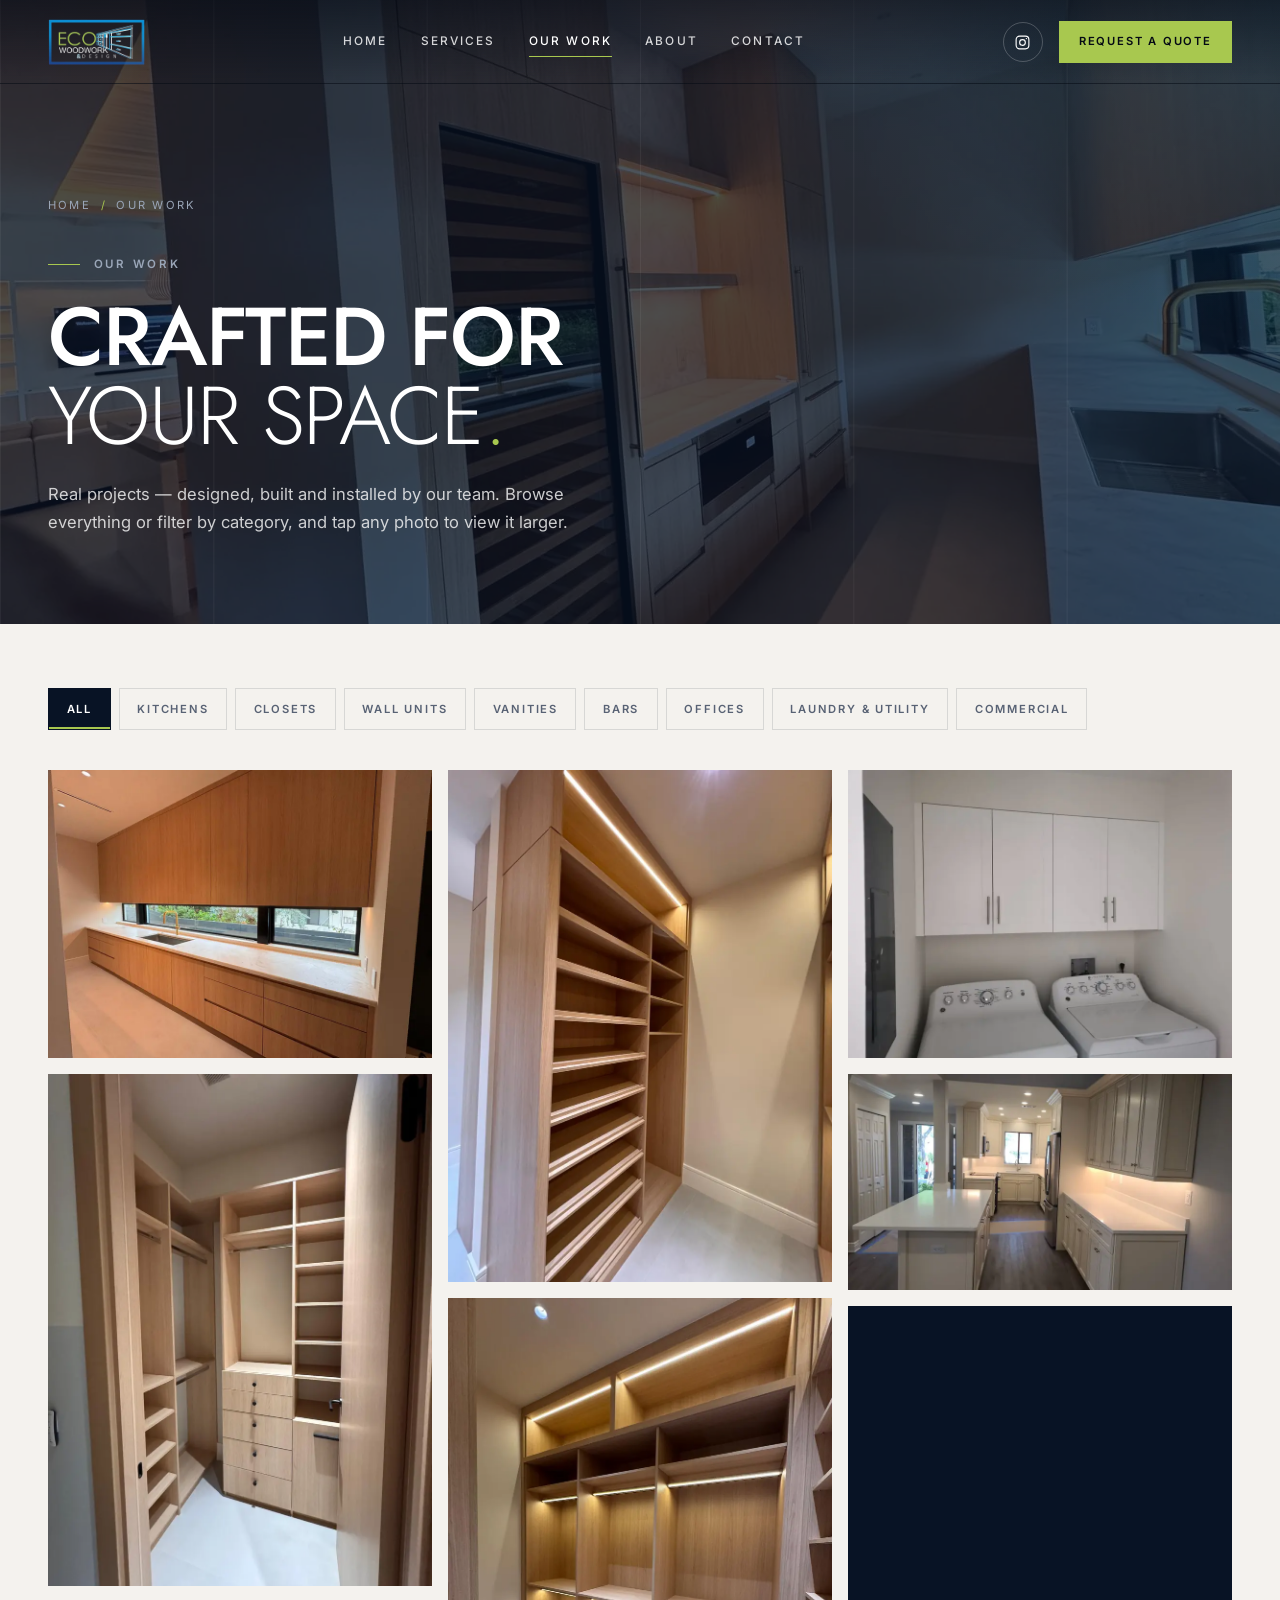
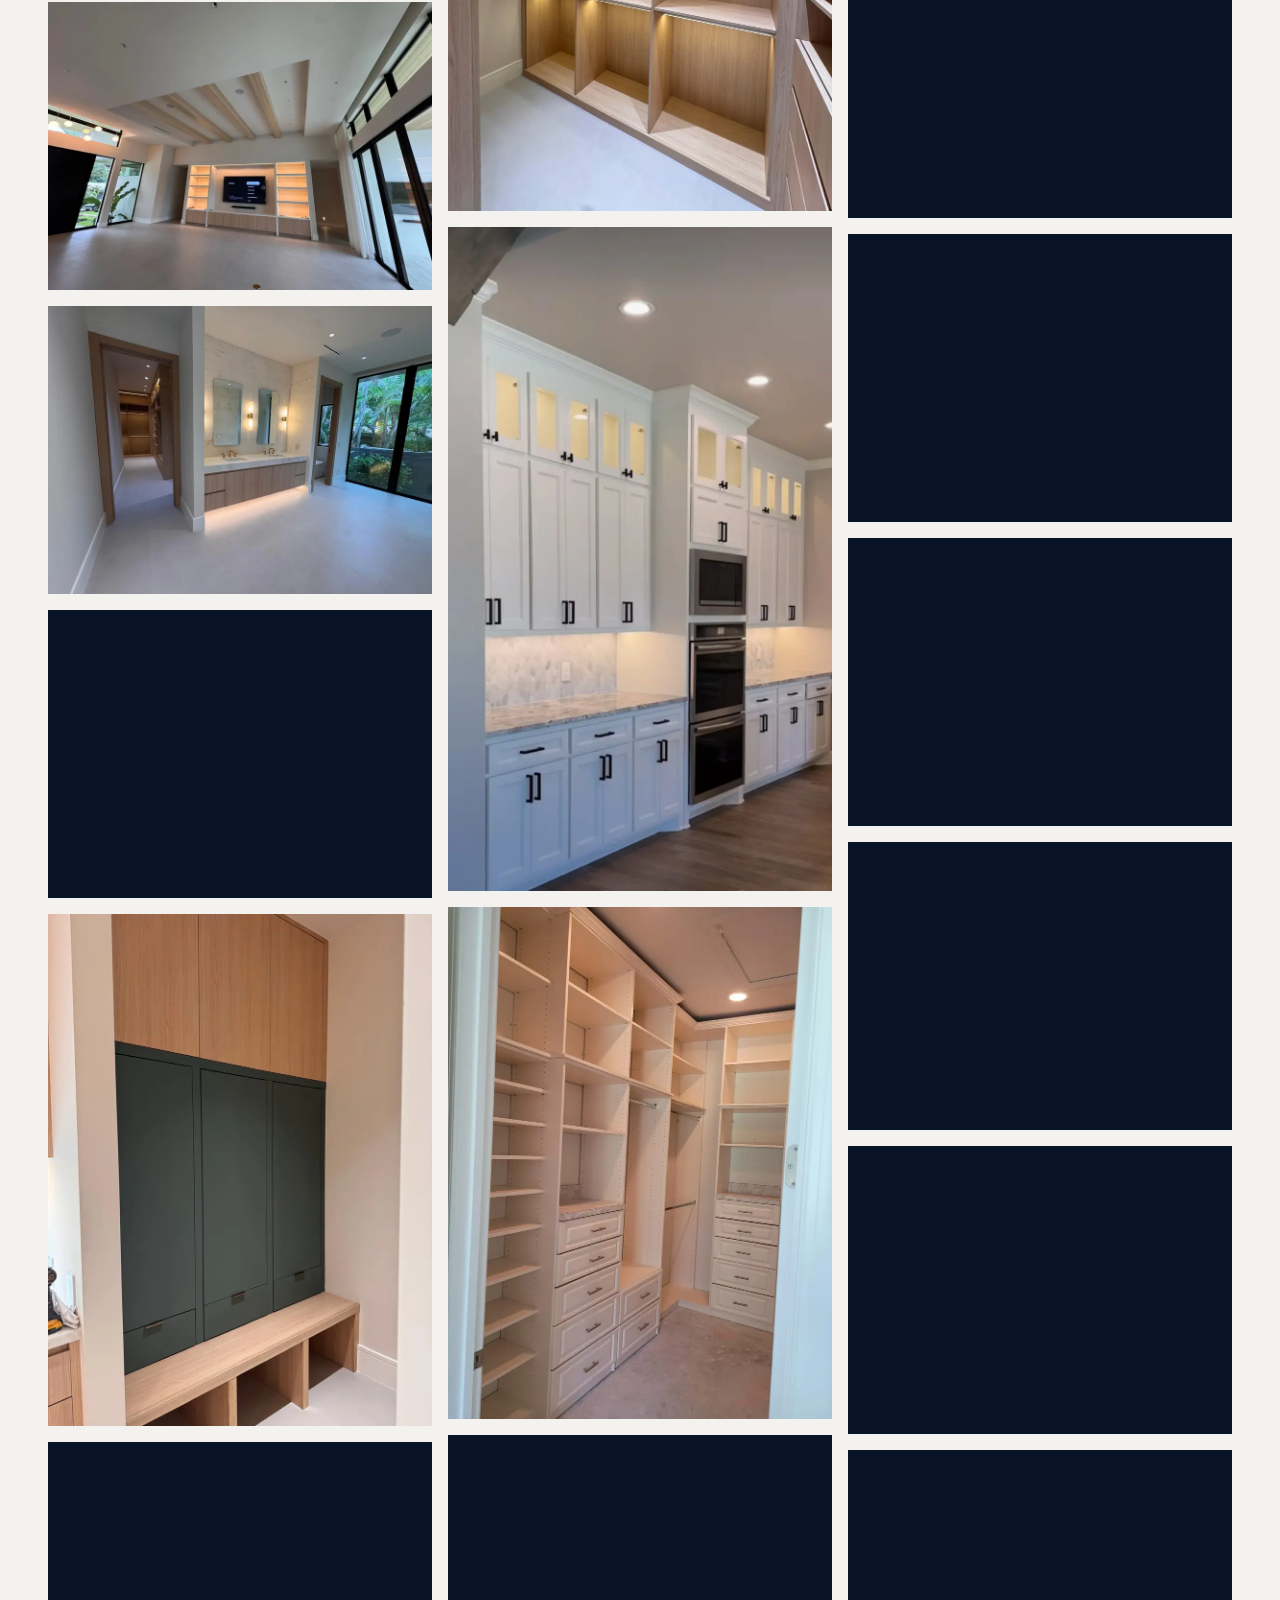
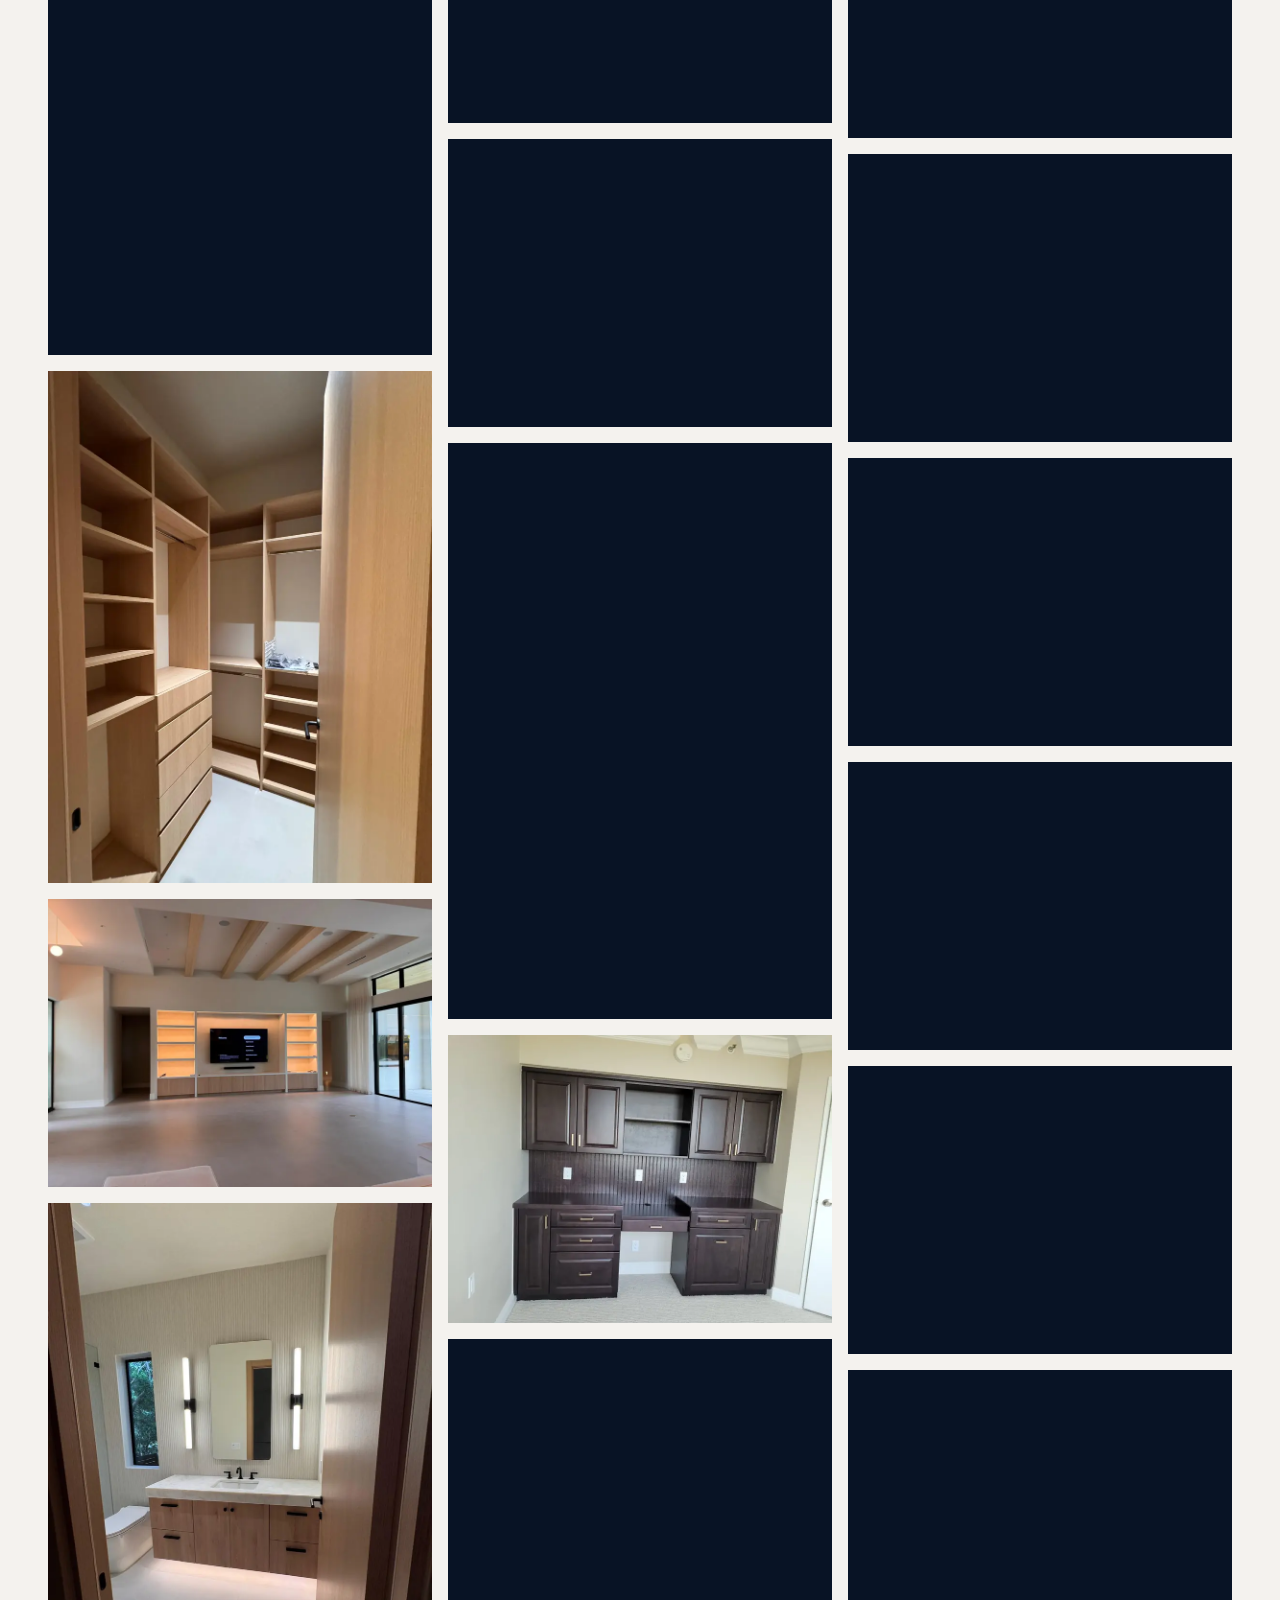
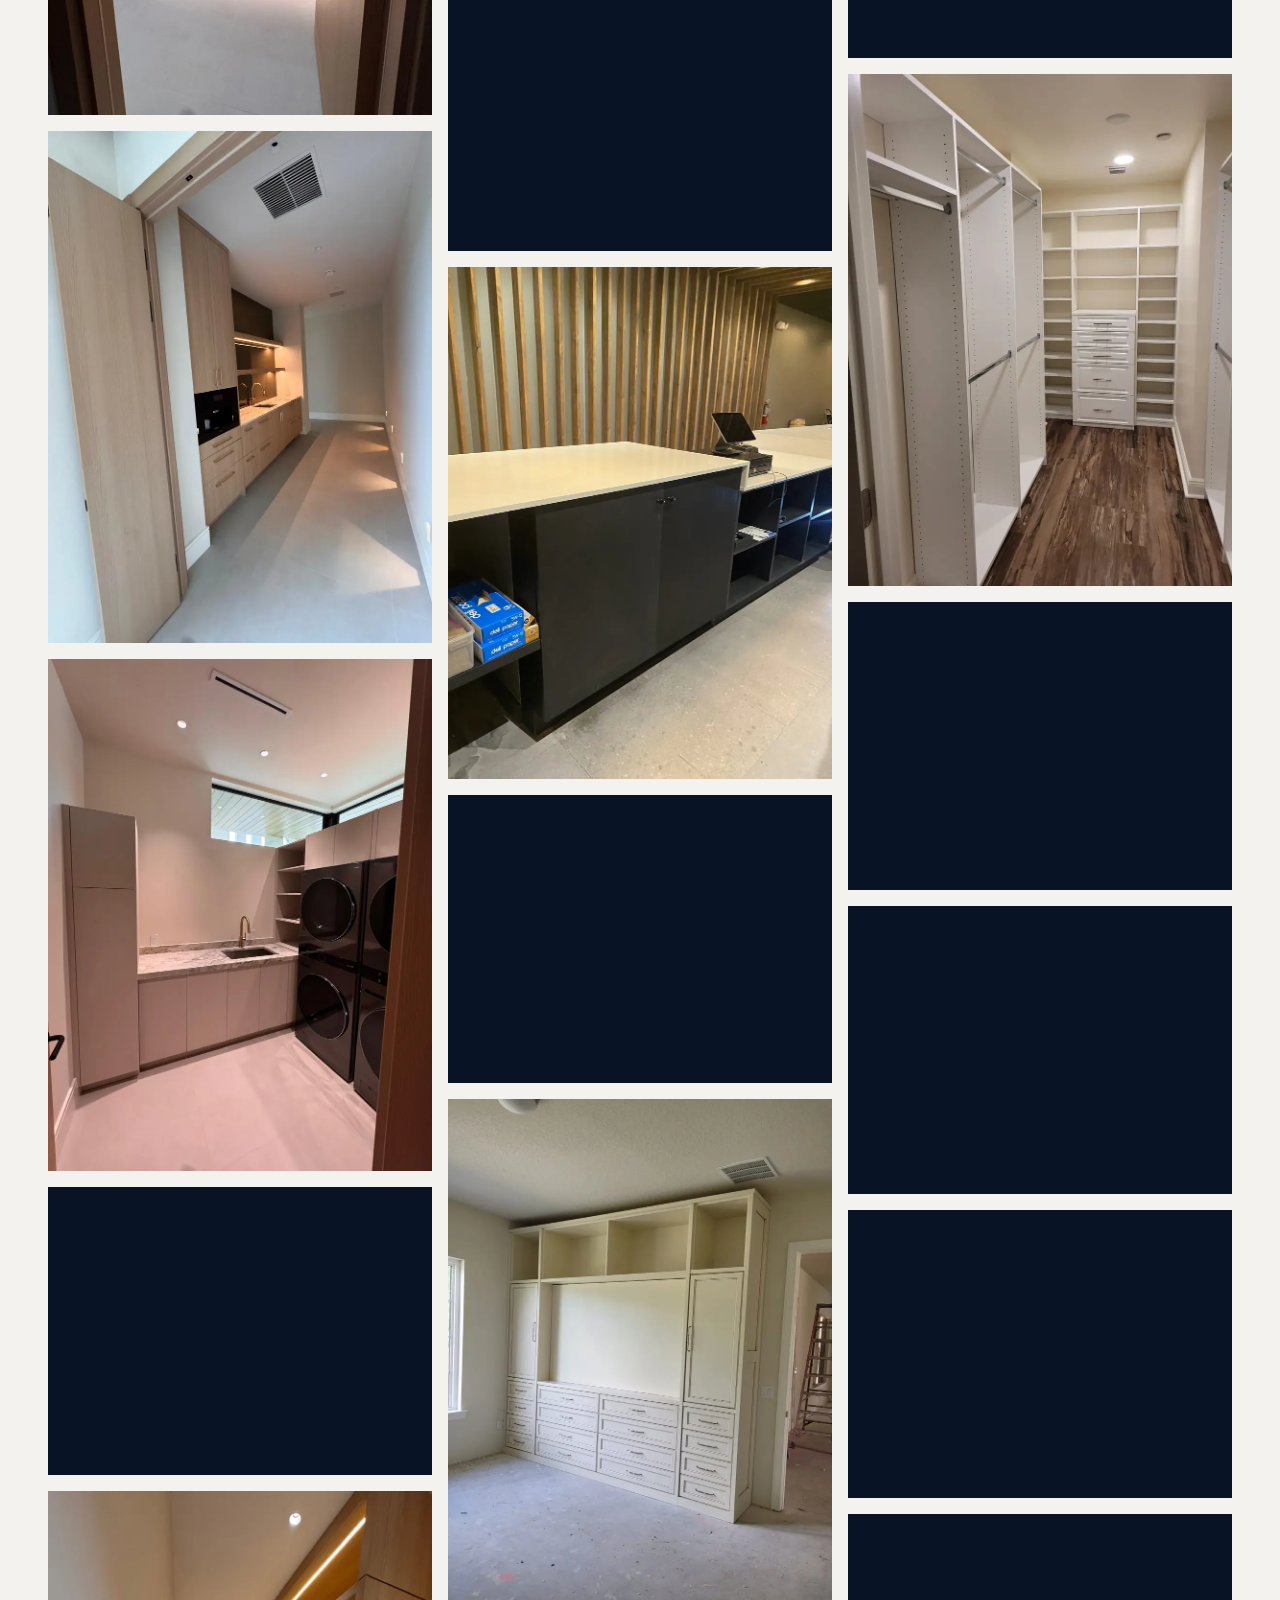
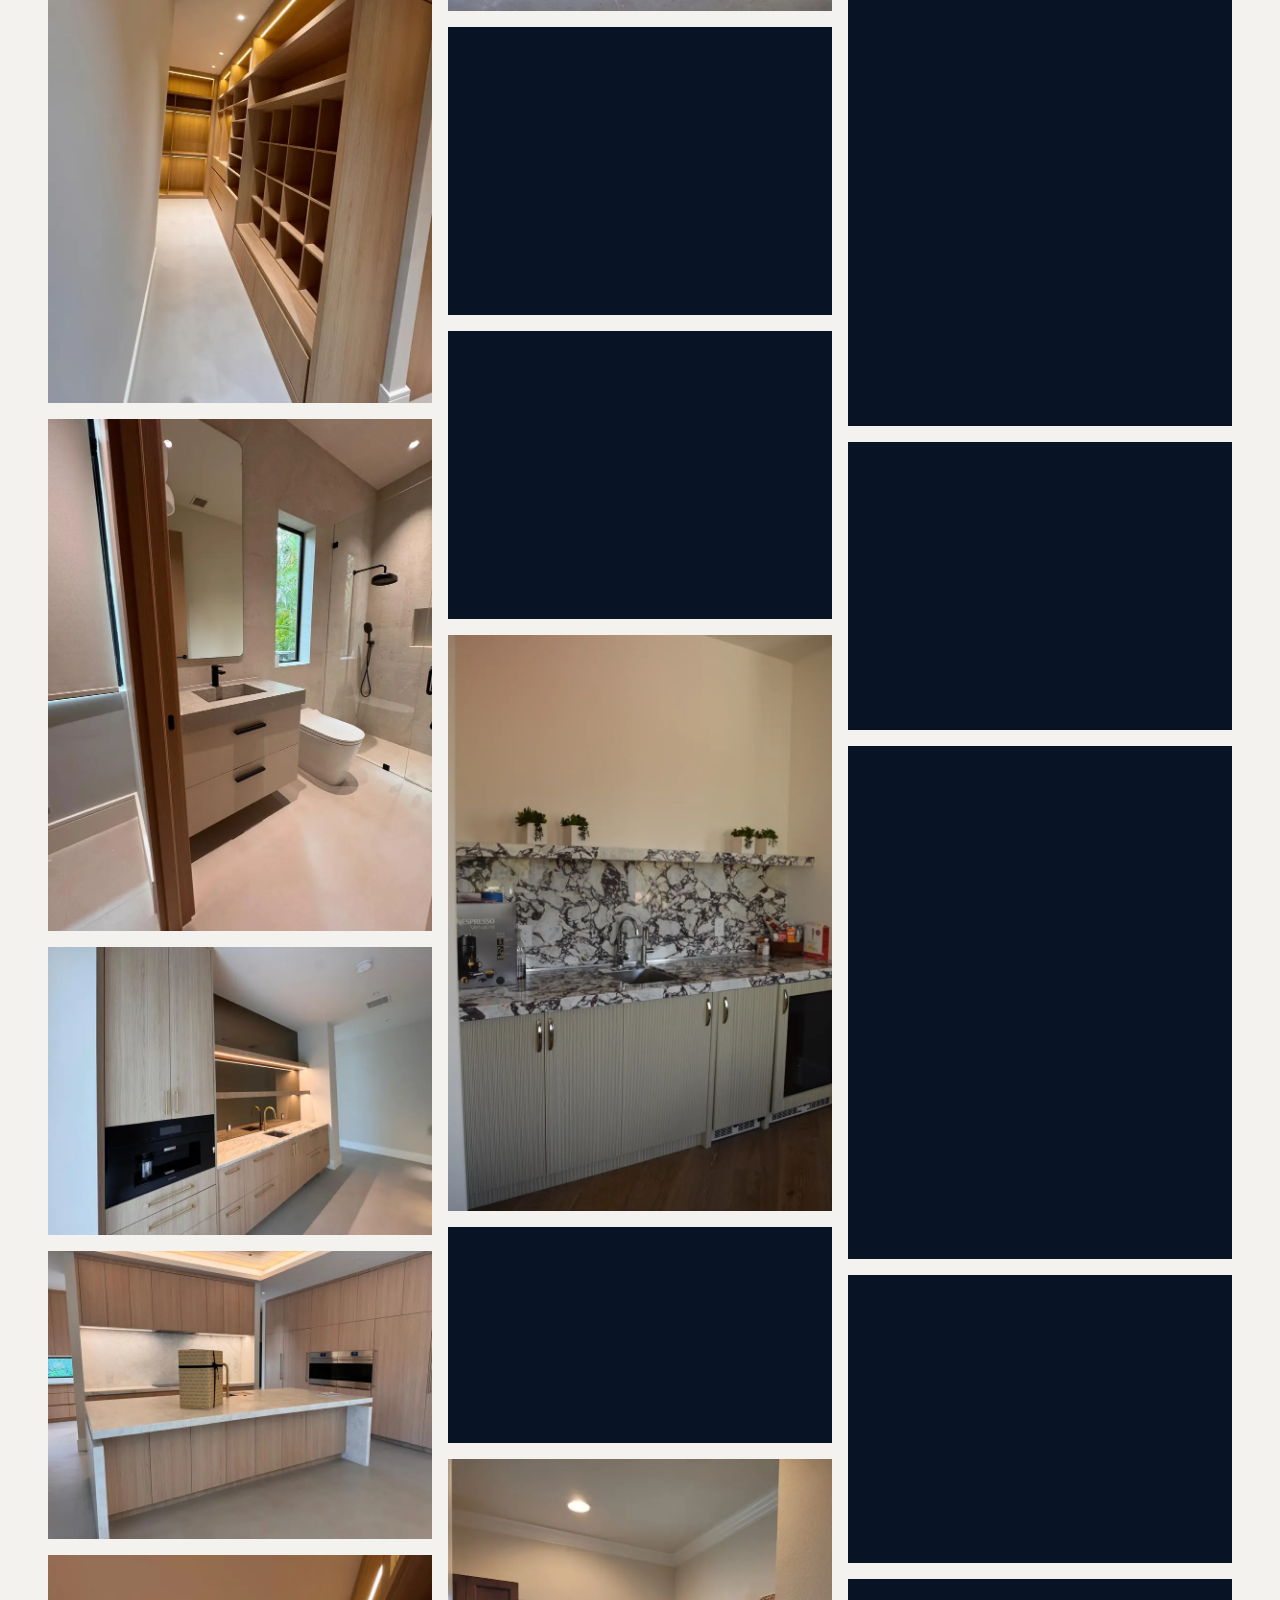
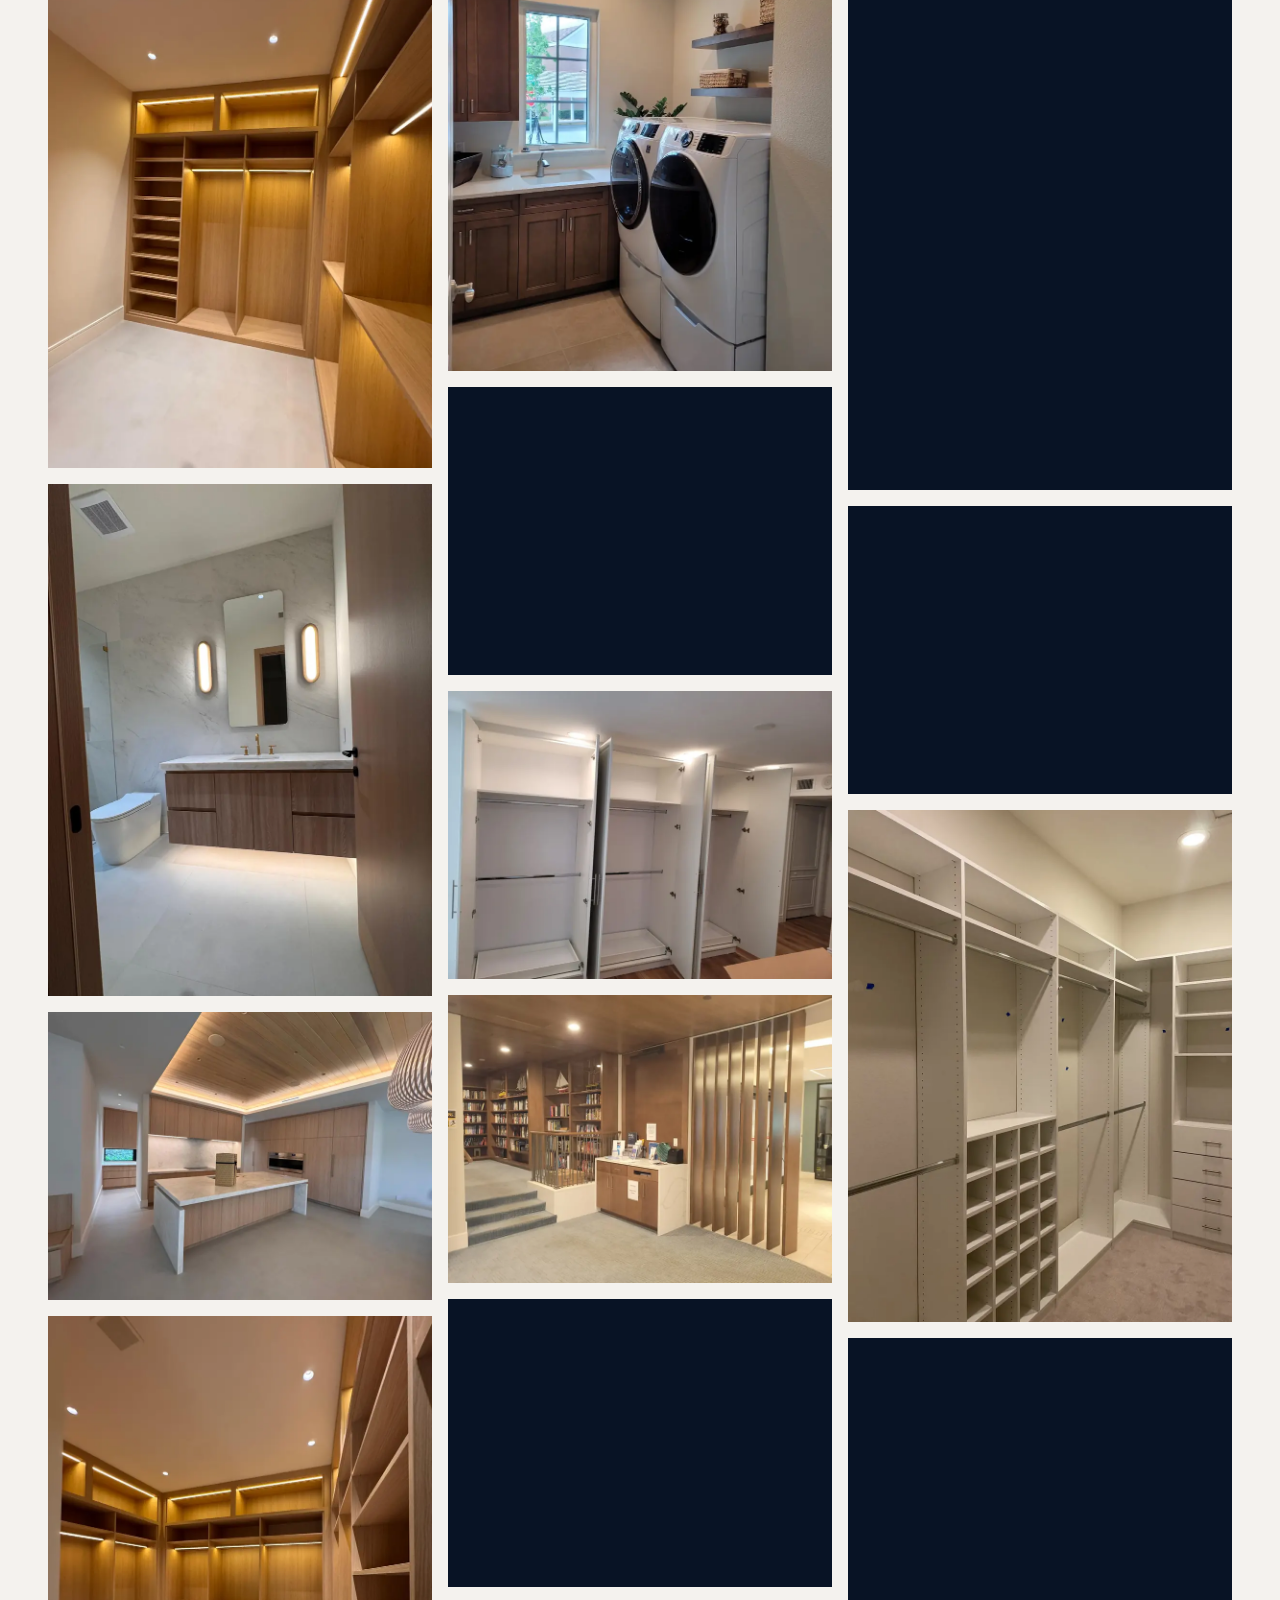
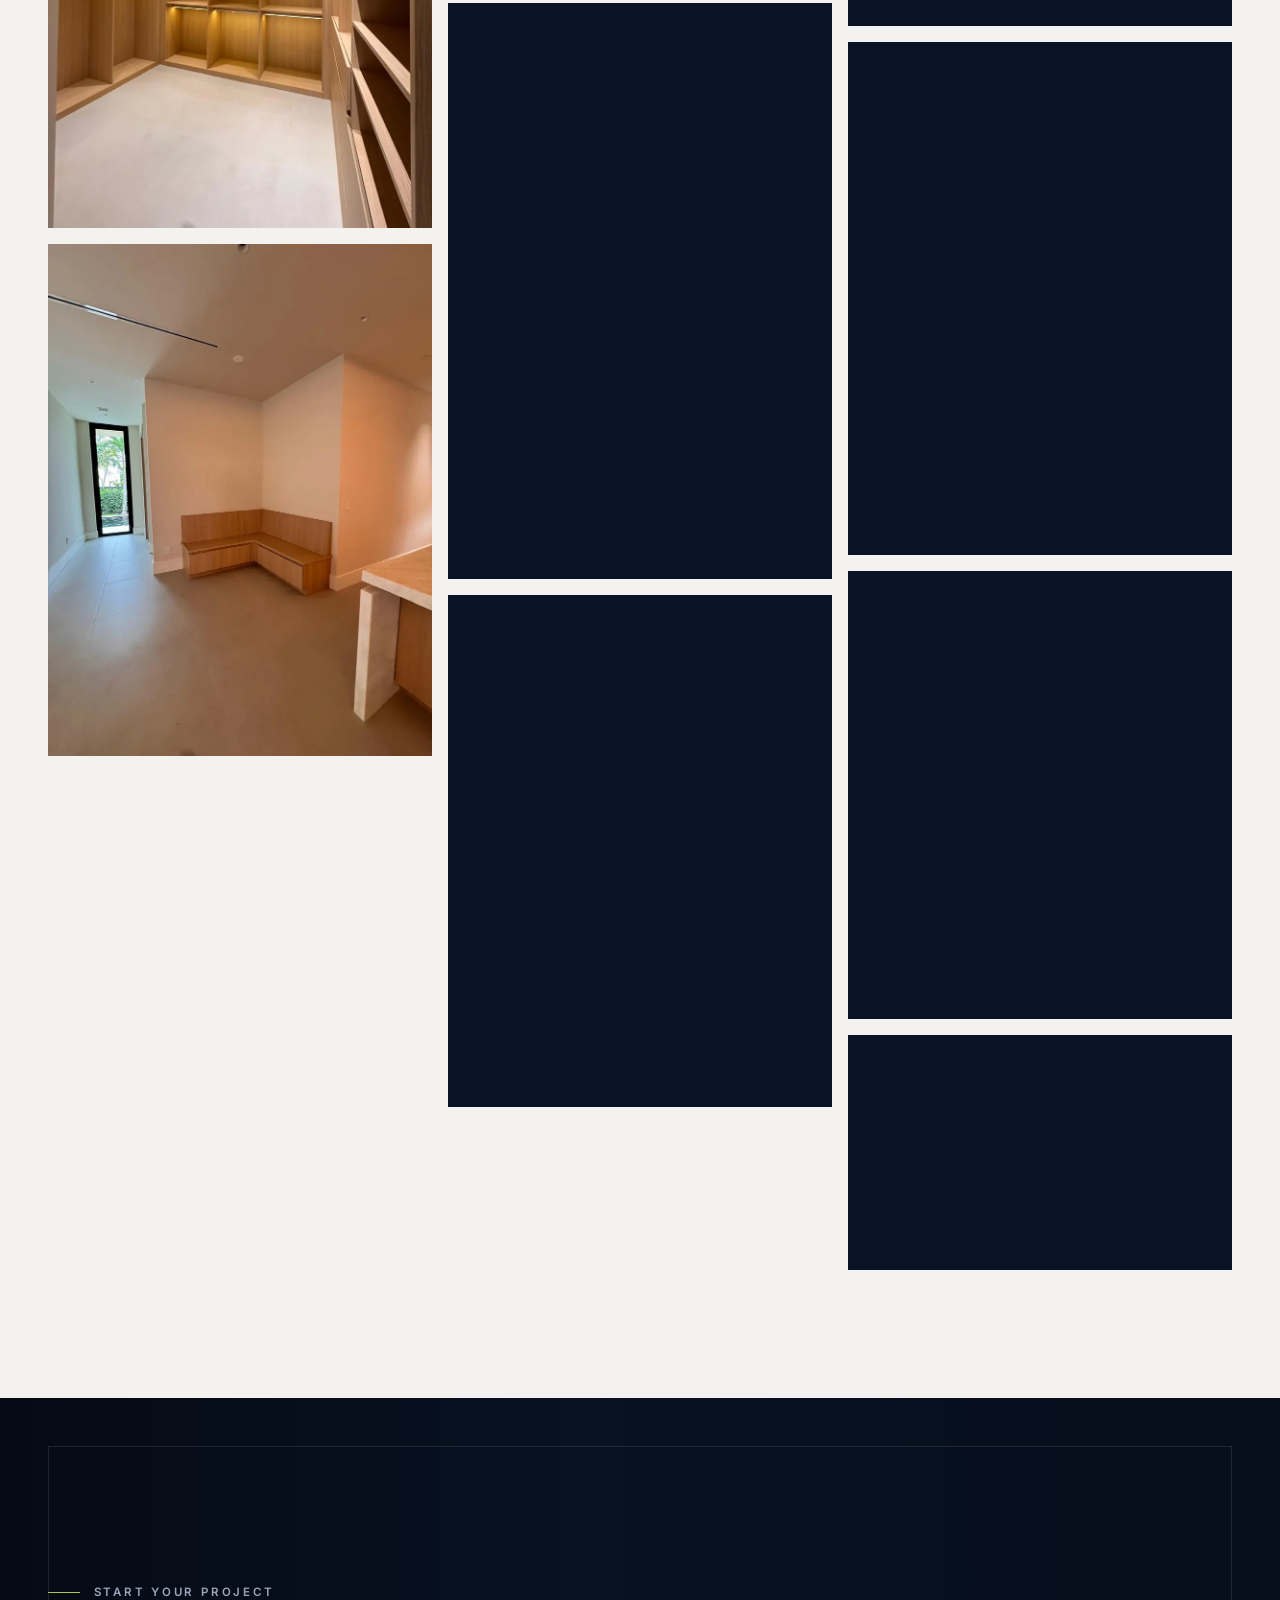
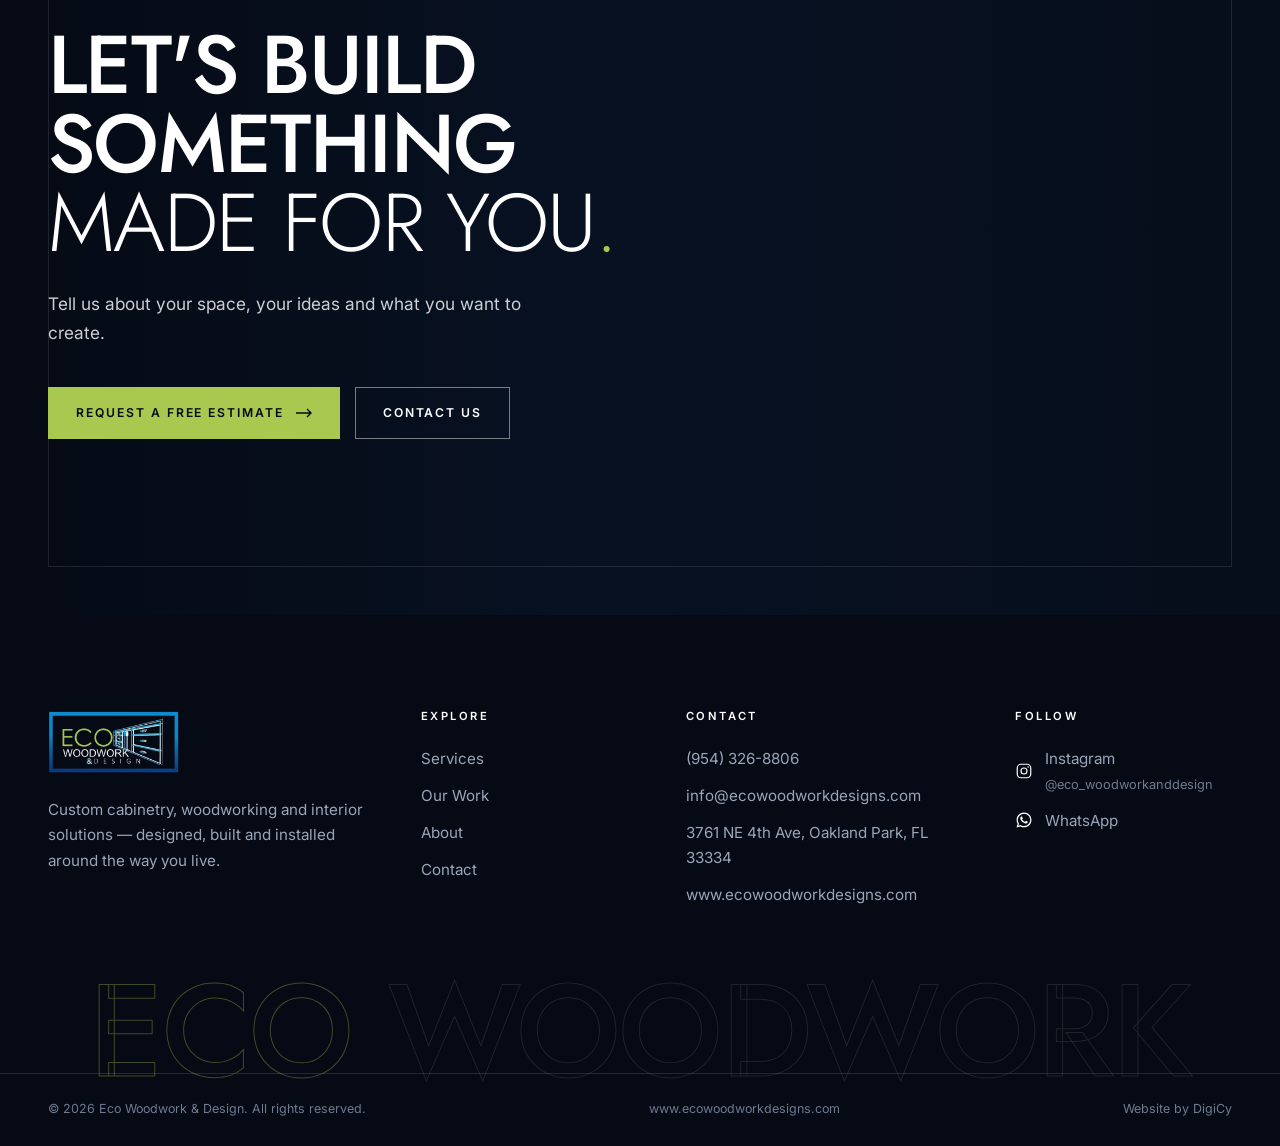
<file: work/index.html>
<!DOCTYPE html>
<html lang="en">
<head>
<meta charset="UTF-8" />
<meta name="viewport" content="width=device-width, initial-scale=1.0, viewport-fit=cover" />
<title>Our Work | Eco Woodwork &amp; Design — Custom Cabinetry Gallery</title>
<meta name="description" content="A gallery of real custom woodwork by Eco Woodwork &amp; Design — kitchens, closets, vanities, bars, wall units, offices and commercial interiors in South Florida." />
<link rel="canonical" href="https://ecowoodworkdesigns.com/work/" />
<meta name="robots" content="index, follow" />
<meta name="theme-color" content="#081325" />
<meta property="og:type" content="website" />
<meta property="og:site_name" content="Eco Woodwork &amp; Design" />
<meta property="og:title" content="Our Work | Eco Woodwork &amp; Design" />
<meta property="og:description" content="Real custom kitchens, closets, vanities, bars, wall units and offices — designed, built and installed by our team." />
<meta property="og:image" content="https://ecowoodworkdesigns.com/assets/images/og-eco-woodwork.jpg" />
<meta property="og:url" content="https://ecowoodworkdesigns.com/work/" />
<meta name="twitter:card" content="summary_large_image" />
<link rel="icon" type="image/png" sizes="32x32" href="/assets/logo/favicon-32.png" />
<link rel="apple-touch-icon" sizes="180x180" href="/assets/logo/apple-touch-icon.png" />
<link rel="preconnect" href="https://fonts.googleapis.com" />
<link rel="preconnect" href="https://fonts.gstatic.com" crossorigin />
<link href="https://fonts.googleapis.com/css2?family=Inter:wght@400;500;600&amp;family=Jost:wght@300;400;500&amp;display=swap" rel="stylesheet" />
<link rel="stylesheet" href="/css/styles.css?v=4" />
<script>document.documentElement.classList.add('js')</script>
</head>
<body>

<a class="skip-link" href="#main">Skip to content</a>

<header class="site-header">
  <div class="header-inner">
    <a href="/" class="logo" aria-label="Eco Woodwork &amp; Design — home">
      <img src="/assets/logo/eco-logo-mark.webp" alt="Eco Woodwork &amp; Design" width="456" height="216" />
    </a>
    <nav class="main-nav" id="main-nav" aria-label="Primary">
      <ul class="nav-links">
        <li><a href="/" data-index="01">Home</a></li>
        <li><a href="/services/" data-index="02">Services</a></li>
        <li><a href="/work/" data-index="03" aria-current="page">Our Work</a></li>
        <li><a href="/about/" data-index="04">About</a></li>
        <li><a href="/contact/" data-index="05">Contact</a></li>
      </ul>
      <div class="nav-mobile-meta">
        <a href="/contact/#estimate" class="btn btn-primary">Request a Quote <svg class="arrow" viewBox="0 0 16 10" fill="none" stroke="currentColor" stroke-width="1.4" aria-hidden="true"><path d="M0 5h15M11 1l4 4-4 4"/></svg></a>
        <div class="nav-mobile-contact">
          <a href="tel:+19543268806">(954) 326-8806</a>
          <a href="mailto:info@ecowoodworkdesigns.com">info@ecowoodworkdesigns.com</a>
        </div>
        <a class="nav-mobile-social" href="https://www.instagram.com/eco_woodworkanddesign?stkn=aGJlZHVjdGlmcG9m" target="_blank" rel="noopener noreferrer"><span class="icon-link"><svg viewBox="0 0 24 24" fill="none" stroke="currentColor" stroke-width="1.6" aria-hidden="true"><rect x="3" y="3" width="18" height="18" rx="5"/><circle cx="12" cy="12" r="4"/><circle cx="17.5" cy="6.5" r="1" fill="currentColor" stroke="none"/></svg></span>@eco_woodworkanddesign</a>
      </div>
    </nav>
    <div class="header-actions">
      <a class="icon-link" href="https://www.instagram.com/eco_woodworkanddesign?stkn=aGJlZHVjdGlmcG9m" target="_blank" rel="noopener noreferrer" aria-label="Eco Woodwork &amp; Design on Instagram (opens in a new tab)"><svg viewBox="0 0 24 24" fill="none" stroke="currentColor" stroke-width="1.6" aria-hidden="true"><rect x="3" y="3" width="18" height="18" rx="5"/><circle cx="12" cy="12" r="4"/><circle cx="17.5" cy="6.5" r="1" fill="currentColor" stroke="none"/></svg></a>
      <a href="/contact/#estimate" class="btn btn-primary btn-sm header-cta">Request a Quote</a>
      <button class="menu-toggle" type="button" aria-controls="main-nav" aria-expanded="false" aria-label="Open menu"><span></span><span></span></button>
    </div>
  </div>
</header>

<main id="main">

<section class="page-hero">
  <div class="page-hero-media"><img src="/assets/images/gallery/kitchens/kitchen-10.webp" alt="" width="1600" height="1200" fetchpriority="high" /></div>
  <div class="container">
    <nav class="breadcrumbs" aria-label="Breadcrumb"><a href="/">Home</a><span aria-hidden="true">/</span><span>Our Work</span></nav>
    <p class="eyebrow" data-reveal>Our work</p>
    <h1 data-reveal style="--d:1">Crafted for<br><span class="thin">your space<span class="dot">.</span></span></h1>
    <p data-reveal style="--d:2">Real projects — designed, built and installed by our team. Browse everything or filter by category, and tap any photo to view it larger.</p>
  </div>
</section>

<section class="section" style="padding-top:clamp(2.5rem, 5vw, 4rem);">
  <div class="container">
    <div class="filter-bar" role="toolbar" aria-label="Filter projects by category">
      <button type="button" class="filter-btn is-active" data-filter="all" aria-pressed="true">All</button>
      <button type="button" class="filter-btn" data-filter="kitchens" aria-pressed="false">Kitchens</button>
      <button type="button" class="filter-btn" data-filter="closets" aria-pressed="false">Closets</button>
      <button type="button" class="filter-btn" data-filter="wall-units" aria-pressed="false">Wall Units</button>
      <button type="button" class="filter-btn" data-filter="vanities" aria-pressed="false">Vanities</button>
      <button type="button" class="filter-btn" data-filter="bars" aria-pressed="false">Bars</button>
      <button type="button" class="filter-btn" data-filter="offices" aria-pressed="false">Offices</button>
      <button type="button" class="filter-btn" data-filter="custom-furniture" aria-pressed="false">Laundry &amp; Utility</button>
      <button type="button" class="filter-btn" data-filter="interior" aria-pressed="false">Commercial</button>
    </div>

    <div class="masonry">
      <figure data-reveal style="--d:0" data-category="kitchens" data-lightbox>
        <img src="/assets/images/gallery/kitchens/kitchen-08-800.webp" srcset="/assets/images/gallery/kitchens/kitchen-08-800.webp 800w, /assets/images/gallery/kitchens/kitchen-08.webp 1600w" sizes="(max-width: 720px) 50vw, 33vw" data-full="/assets/images/gallery/kitchens/kitchen-08.webp" alt="White oak kitchen wall with flat-panel cabinetry and a stone countertop under the window by Eco Woodwork &amp; Design" width="800" height="600" loading="lazy" decoding="async" />
        <figcaption>Kitchens</figcaption>
      </figure>
      <figure data-reveal style="--d:1" data-category="closets" data-lightbox>
        <img src="/assets/images/gallery/closets/closet-14-800.webp" srcset="/assets/images/gallery/closets/closet-14-800.webp 800w, /assets/images/gallery/closets/closet-14.webp 1200w" sizes="(max-width: 720px) 50vw, 33vw" data-full="/assets/images/gallery/closets/closet-14.webp" alt="White oak walk-in closet with drawers, shelves and hanging rods by Eco Woodwork &amp; Design" width="800" height="1067" loading="lazy" decoding="async" />
        <figcaption>Closets</figcaption>
      </figure>
      <figure data-reveal style="--d:2" data-category="wall-units" data-lightbox>
        <img src="/assets/images/gallery/wall-units/wall-unit-11-800.webp" srcset="/assets/images/gallery/wall-units/wall-unit-11-800.webp 800w, /assets/images/gallery/wall-units/wall-unit-11.webp 1600w" sizes="(max-width: 720px) 50vw, 33vw" data-full="/assets/images/gallery/wall-units/wall-unit-11.webp" alt="Living room media wall with lit white oak shelving by Eco Woodwork &amp; Design" width="800" height="600" loading="lazy" decoding="async" />
        <figcaption>Wall Units</figcaption>
      </figure>
      <figure data-reveal style="--d:0" data-category="vanities" data-lightbox>
        <img src="/assets/images/gallery/vanities/vanitie-07-800.webp" srcset="/assets/images/gallery/vanities/vanitie-07-800.webp 800w, /assets/images/gallery/vanities/vanitie-07.webp 1600w" sizes="(max-width: 720px) 50vw, 33vw" data-full="/assets/images/gallery/vanities/vanitie-07.webp" alt="Floating white oak double vanity with under-cabinet lighting by Eco Woodwork &amp; Design" width="800" height="600" loading="lazy" decoding="async" />
        <figcaption>Vanities</figcaption>
      </figure>
      <figure data-reveal style="--d:1" data-category="bars" data-lightbox>
        <img src="/assets/images/gallery/bars/bar-06-800.webp" srcset="/assets/images/gallery/bars/bar-06-800.webp 800w, /assets/images/gallery/bars/bar-06.webp 1600w" sizes="(max-width: 720px) 50vw, 33vw" data-full="/assets/images/gallery/bars/bar-06.webp" alt="White oak wet bar with floating lit shelves and a stone counter by Eco Woodwork &amp; Design" width="800" height="600" loading="lazy" decoding="async" />
        <figcaption>Bars</figcaption>
      </figure>
      <figure data-reveal style="--d:2" data-category="custom-furniture" data-lightbox>
        <img src="/assets/images/gallery/custom-furniture/custom-furniture-04-800.webp" srcset="/assets/images/gallery/custom-furniture/custom-furniture-04-800.webp 800w, /assets/images/gallery/custom-furniture/custom-furniture-04.webp 1200w" sizes="(max-width: 720px) 50vw, 33vw" data-full="/assets/images/gallery/custom-furniture/custom-furniture-04.webp" alt="Mudroom with green lockers and a white oak bench by Eco Woodwork &amp; Design" width="800" height="1067" loading="lazy" decoding="async" />
        <figcaption>Laundry &amp; Utility</figcaption>
      </figure>
      <figure data-reveal style="--d:0" data-category="kitchens" data-lightbox>
        <img src="/assets/images/gallery/kitchens/kitchen-09-800.webp" srcset="/assets/images/gallery/kitchens/kitchen-09-800.webp 800w, /assets/images/gallery/kitchens/kitchen-09.webp 1200w" sizes="(max-width: 720px) 50vw, 33vw" data-full="/assets/images/gallery/kitchens/kitchen-09.webp" alt="White oak kitchen island under a lit wood-slat ceiling by Eco Woodwork &amp; Design" width="800" height="1067" loading="lazy" decoding="async" />
        <figcaption>Kitchens</figcaption>
      </figure>
      <figure data-reveal style="--d:1" data-category="closets" data-lightbox>
        <img src="/assets/images/gallery/closets/closet-15-800.webp" srcset="/assets/images/gallery/closets/closet-15-800.webp 800w, /assets/images/gallery/closets/closet-15.webp 1200w" sizes="(max-width: 720px) 50vw, 33vw" data-full="/assets/images/gallery/closets/closet-15.webp" alt="White oak reach-in closet with open shelving and drawers by Eco Woodwork &amp; Design" width="800" height="1067" loading="lazy" decoding="async" />
        <figcaption>Closets</figcaption>
      </figure>
      <figure data-reveal style="--d:2" data-category="wall-units" data-lightbox>
        <img src="/assets/images/gallery/wall-units/wall-unit-12-800.webp" srcset="/assets/images/gallery/wall-units/wall-unit-12-800.webp 800w, /assets/images/gallery/wall-units/wall-unit-12.webp 1600w" sizes="(max-width: 720px) 50vw, 33vw" data-full="/assets/images/gallery/wall-units/wall-unit-12.webp" alt="White oak media wall with backlit display shelves by Eco Woodwork &amp; Design" width="800" height="600" loading="lazy" decoding="async" />
        <figcaption>Wall Units</figcaption>
      </figure>
      <figure data-reveal style="--d:0" data-category="vanities" data-lightbox>
        <img src="/assets/images/gallery/vanities/vanitie-08-800.webp" srcset="/assets/images/gallery/vanities/vanitie-08-800.webp 800w, /assets/images/gallery/vanities/vanitie-08.webp 1200w" sizes="(max-width: 720px) 50vw, 33vw" data-full="/assets/images/gallery/vanities/vanitie-08.webp" alt="Floating white oak bathroom vanity with backlit mirror by Eco Woodwork &amp; Design" width="800" height="1067" loading="lazy" decoding="async" />
        <figcaption>Vanities</figcaption>
      </figure>
      <figure data-reveal style="--d:1" data-category="bars" data-lightbox>
        <img src="/assets/images/gallery/bars/bar-07-800.webp" srcset="/assets/images/gallery/bars/bar-07-800.webp 800w, /assets/images/gallery/bars/bar-07.webp 1200w" sizes="(max-width: 720px) 50vw, 33vw" data-full="/assets/images/gallery/bars/bar-07.webp" alt="White oak coffee bar with built-in coffee machine along a hallway by Eco Woodwork &amp; Design" width="800" height="1067" loading="lazy" decoding="async" />
        <figcaption>Bars</figcaption>
      </figure>
      <figure data-reveal style="--d:2" data-category="custom-furniture" data-lightbox>
        <img src="/assets/images/gallery/custom-furniture/custom-furniture-05-800.webp" srcset="/assets/images/gallery/custom-furniture/custom-furniture-05-800.webp 800w, /assets/images/gallery/custom-furniture/custom-furniture-05.webp 1200w" sizes="(max-width: 720px) 50vw, 33vw" data-full="/assets/images/gallery/custom-furniture/custom-furniture-05.webp" alt="Laundry room with custom cabinetry and stacked washer and dryer by Eco Woodwork &amp; Design" width="800" height="1067" loading="lazy" decoding="async" />
        <figcaption>Laundry &amp; Utility</figcaption>
      </figure>
      <figure data-reveal style="--d:0" data-category="kitchens" data-lightbox>
        <img src="/assets/images/gallery/kitchens/kitchen-10-800.webp" srcset="/assets/images/gallery/kitchens/kitchen-10-800.webp 800w, /assets/images/gallery/kitchens/kitchen-10.webp 1600w" sizes="(max-width: 720px) 50vw, 33vw" data-full="/assets/images/gallery/kitchens/kitchen-10.webp" alt="White oak kitchen with a built-in wine column and backlit shelving by Eco Woodwork &amp; Design" width="800" height="600" loading="lazy" decoding="async" />
        <figcaption>Kitchens</figcaption>
      </figure>
      <figure data-reveal style="--d:1" data-category="closets" data-lightbox>
        <img src="/assets/images/gallery/closets/closet-16-800.webp" srcset="/assets/images/gallery/closets/closet-16-800.webp 800w, /assets/images/gallery/closets/closet-16.webp 1200w" sizes="(max-width: 720px) 50vw, 33vw" data-full="/assets/images/gallery/closets/closet-16.webp" alt="Walk-in closet corridor with lit white oak cubbies by Eco Woodwork &amp; Design" width="800" height="1067" loading="lazy" decoding="async" />
        <figcaption>Closets</figcaption>
      </figure>
      <figure data-reveal style="--d:2" data-category="vanities" data-lightbox>
        <img src="/assets/images/gallery/vanities/vanitie-09-800.webp" srcset="/assets/images/gallery/vanities/vanitie-09-800.webp 800w, /assets/images/gallery/vanities/vanitie-09.webp 1200w" sizes="(max-width: 720px) 50vw, 33vw" data-full="/assets/images/gallery/vanities/vanitie-09.webp" alt="Floating bathroom vanity with a stone countertop by Eco Woodwork &amp; Design" width="800" height="1067" loading="lazy" decoding="async" />
        <figcaption>Vanities</figcaption>
      </figure>
      <figure data-reveal style="--d:0" data-category="bars" data-lightbox>
        <img src="/assets/images/gallery/bars/bar-08-800.webp" srcset="/assets/images/gallery/bars/bar-08-800.webp 800w, /assets/images/gallery/bars/bar-08.webp 1600w" sizes="(max-width: 720px) 50vw, 33vw" data-full="/assets/images/gallery/bars/bar-08.webp" alt="White oak coffee bar with built-in espresso machine and sink by Eco Woodwork &amp; Design" width="800" height="600" loading="lazy" decoding="async" />
        <figcaption>Bars</figcaption>
      </figure>
      <figure data-reveal style="--d:1" data-category="kitchens" data-lightbox>
        <img src="/assets/images/gallery/kitchens/kitchen-11-800.webp" srcset="/assets/images/gallery/kitchens/kitchen-11-800.webp 800w, /assets/images/gallery/kitchens/kitchen-11.webp 1600w" sizes="(max-width: 720px) 50vw, 33vw" data-full="/assets/images/gallery/kitchens/kitchen-11.webp" alt="White oak kitchen island with a waterfall stone top and full-height cabinetry by Eco Woodwork &amp; Design" width="800" height="600" loading="lazy" decoding="async" />
        <figcaption>Kitchens</figcaption>
      </figure>
      <figure data-reveal style="--d:2" data-category="closets" data-lightbox>
        <img src="/assets/images/gallery/closets/closet-17-800.webp" srcset="/assets/images/gallery/closets/closet-17-800.webp 800w, /assets/images/gallery/closets/closet-17.webp 1200w" sizes="(max-width: 720px) 50vw, 33vw" data-full="/assets/images/gallery/closets/closet-17.webp" alt="White oak closet with LED-lit shelving and hanging sections by Eco Woodwork &amp; Design" width="800" height="1067" loading="lazy" decoding="async" />
        <figcaption>Closets</figcaption>
      </figure>
      <figure data-reveal style="--d:0" data-category="vanities" data-lightbox>
        <img src="/assets/images/gallery/vanities/vanitie-10-800.webp" srcset="/assets/images/gallery/vanities/vanitie-10-800.webp 800w, /assets/images/gallery/vanities/vanitie-10.webp 1200w" sizes="(max-width: 720px) 50vw, 33vw" data-full="/assets/images/gallery/vanities/vanitie-10.webp" alt="Floating white oak vanity with under-glow lighting by Eco Woodwork &amp; Design" width="800" height="1067" loading="lazy" decoding="async" />
        <figcaption>Vanities</figcaption>
      </figure>
      <figure data-reveal style="--d:1" data-category="kitchens" data-lightbox>
        <img src="/assets/images/gallery/kitchens/kitchen-12-800.webp" srcset="/assets/images/gallery/kitchens/kitchen-12-800.webp 800w, /assets/images/gallery/kitchens/kitchen-12.webp 1600w" sizes="(max-width: 720px) 50vw, 33vw" data-full="/assets/images/gallery/kitchens/kitchen-12.webp" alt="Open white oak kitchen with island and integrated tall cabinets by Eco Woodwork &amp; Design" width="800" height="600" loading="lazy" decoding="async" />
        <figcaption>Kitchens</figcaption>
      </figure>
      <figure data-reveal style="--d:2" data-category="closets" data-lightbox>
        <img src="/assets/images/gallery/closets/closet-18-800.webp" srcset="/assets/images/gallery/closets/closet-18-800.webp 800w, /assets/images/gallery/closets/closet-18.webp 1200w" sizes="(max-width: 720px) 50vw, 33vw" data-full="/assets/images/gallery/closets/closet-18.webp" alt="White oak walk-in closet with illuminated shelves by Eco Woodwork &amp; Design" width="800" height="1067" loading="lazy" decoding="async" />
        <figcaption>Closets</figcaption>
      </figure>
      <figure data-reveal style="--d:0" data-category="kitchens" data-lightbox>
        <img src="/assets/images/gallery/kitchens/kitchen-13-800.webp" srcset="/assets/images/gallery/kitchens/kitchen-13-800.webp 800w, /assets/images/gallery/kitchens/kitchen-13.webp 1200w" sizes="(max-width: 720px) 50vw, 33vw" data-full="/assets/images/gallery/kitchens/kitchen-13.webp" alt="Custom built-in white oak breakfast banquette by Eco Woodwork &amp; Design" width="800" height="1067" loading="lazy" decoding="async" />
        <figcaption>Kitchens</figcaption>
      </figure>
      <figure data-reveal style="--d:1" data-category="closets" data-lightbox>
        <img src="/assets/images/gallery/closets/closet-19-800.webp" srcset="/assets/images/gallery/closets/closet-19-800.webp 800w, /assets/images/gallery/closets/closet-19.webp 1200w" sizes="(max-width: 720px) 50vw, 33vw" data-full="/assets/images/gallery/closets/closet-19.webp" alt="Floor-to-ceiling white oak shoe shelving with LED lighting by Eco Woodwork &amp; Design" width="800" height="1067" loading="lazy" decoding="async" />
        <figcaption>Closets</figcaption>
      </figure>
      <figure data-reveal style="--d:2" data-category="closets" data-lightbox>
        <img src="/assets/images/gallery/closets/closet-20-800.webp" srcset="/assets/images/gallery/closets/closet-20-800.webp 800w, /assets/images/gallery/closets/closet-20.webp 1200w" sizes="(max-width: 720px) 50vw, 33vw" data-full="/assets/images/gallery/closets/closet-20.webp" alt="White oak closet shelving with integrated lighting by Eco Woodwork &amp; Design" width="800" height="1067" loading="lazy" decoding="async" />
        <figcaption>Closets</figcaption>
      </figure>
      <figure data-reveal style="--d:0" data-category="kitchens" data-lightbox>
        <img src="/assets/images/gallery/kitchens/kitchen-01-800.webp" srcset="/assets/images/gallery/kitchens/kitchen-01-800.webp 800w, /assets/images/gallery/kitchens/kitchen-01.webp 925w" sizes="(max-width: 720px) 50vw, 33vw" data-full="/assets/images/gallery/kitchens/kitchen-01.webp" alt="Custom kitchen cabinetry by Eco Woodwork &amp; Design, Oakland Park FL" width="800" height="1384" loading="lazy" decoding="async" />
        <figcaption>Kitchens</figcaption>
      </figure>
      <figure data-reveal style="--d:1" data-category="closets" data-lightbox>
        <img src="/assets/images/gallery/closets/closet-01-800.webp" srcset="/assets/images/gallery/closets/closet-01-800.webp 800w, /assets/images/gallery/closets/closet-01.webp 1200w" sizes="(max-width: 720px) 50vw, 33vw" data-full="/assets/images/gallery/closets/closet-01.webp" alt="Custom closet design by Eco Woodwork &amp; Design, Oakland Park FL" width="800" height="1067" loading="lazy" decoding="async" />
        <figcaption>Closets</figcaption>
      </figure>
      <figure data-reveal style="--d:2" data-category="wall-units" data-lightbox>
        <img src="/assets/images/gallery/wall-units/wall-unit-01-800.webp" srcset="/assets/images/gallery/wall-units/wall-unit-01-800.webp 800w, /assets/images/gallery/wall-units/wall-unit-01.webp 1600w" sizes="(max-width: 720px) 50vw, 33vw" data-full="/assets/images/gallery/wall-units/wall-unit-01.webp" alt="Custom wall unit by Eco Woodwork &amp; Design, Oakland Park FL" width="800" height="600" loading="lazy" decoding="async" />
        <figcaption>Wall Units</figcaption>
      </figure>
      <figure data-reveal style="--d:0" data-category="vanities" data-lightbox>
        <img src="/assets/images/gallery/vanities/vanitie-01-800.webp" srcset="/assets/images/gallery/vanities/vanitie-01-800.webp 800w, /assets/images/gallery/vanities/vanitie-01.webp 1600w" sizes="(max-width: 720px) 50vw, 33vw" data-full="/assets/images/gallery/vanities/vanitie-01.webp" alt="Custom bathroom vanity by Eco Woodwork &amp; Design, Oakland Park FL" width="800" height="600" loading="lazy" decoding="async" />
        <figcaption>Vanities</figcaption>
      </figure>
      <figure data-reveal style="--d:1" data-category="bars" data-lightbox>
        <img src="/assets/images/gallery/bars/bar-01-800.webp" srcset="/assets/images/gallery/bars/bar-01-800.webp 800w, /assets/images/gallery/bars/bar-01.webp 1600w" sizes="(max-width: 720px) 50vw, 33vw" data-full="/assets/images/gallery/bars/bar-01.webp" alt="Custom bar cabinetry by Eco Woodwork &amp; Design, Oakland Park FL" width="800" height="1200" loading="lazy" decoding="async" />
        <figcaption>Bars</figcaption>
      </figure>
      <figure data-reveal style="--d:2" data-category="offices" data-lightbox>
        <img src="/assets/images/gallery/offices/office-01-800.webp" srcset="/assets/images/gallery/offices/office-01-800.webp 800w, /assets/images/gallery/offices/office-01.webp 1600w" sizes="(max-width: 720px) 50vw, 33vw" data-full="/assets/images/gallery/offices/office-01.webp" alt="Custom office cabinetry by Eco Woodwork &amp; Design, Oakland Park FL" width="800" height="600" loading="lazy" decoding="async" />
        <figcaption>Offices</figcaption>
      </figure>
      <figure data-reveal style="--d:0" data-category="custom-furniture" data-lightbox>
        <img src="/assets/images/gallery/custom-furniture/custom-furniture-01-800.webp" srcset="/assets/images/gallery/custom-furniture/custom-furniture-01-800.webp 800w, /assets/images/gallery/custom-furniture/custom-furniture-01.webp 1200w" sizes="(max-width: 720px) 50vw, 33vw" data-full="/assets/images/gallery/custom-furniture/custom-furniture-01.webp" alt="Custom furniture piece by Eco Woodwork &amp; Design, Oakland Park FL" width="800" height="1067" loading="lazy" decoding="async" />
        <figcaption>Laundry &amp; Utility</figcaption>
      </figure>
      <figure data-reveal style="--d:1" data-category="interior" data-lightbox>
        <img src="/assets/images/gallery/interior/interior-01-800.webp" srcset="/assets/images/gallery/interior/interior-01-800.webp 800w, /assets/images/gallery/interior/interior-01.webp 1200w" sizes="(max-width: 720px) 50vw, 33vw" data-full="/assets/images/gallery/interior/interior-01.webp" alt="Commercial counter with dark cabinetry and a vertical wood-slat wall by Eco Woodwork &amp; Design" width="800" height="1067" loading="lazy" decoding="async" />
        <figcaption>Commercial</figcaption>
      </figure>
      <figure data-reveal style="--d:2" data-category="kitchens" data-lightbox>
        <img src="/assets/images/gallery/kitchens/kitchen-02-800.webp" srcset="/assets/images/gallery/kitchens/kitchen-02-800.webp 800w, /assets/images/gallery/kitchens/kitchen-02.webp 1600w" sizes="(max-width: 720px) 50vw, 33vw" data-full="/assets/images/gallery/kitchens/kitchen-02.webp" alt="Custom kitchen cabinetry by Eco Woodwork &amp; Design, Oakland Park FL" width="800" height="600" loading="lazy" decoding="async" />
        <figcaption>Kitchens</figcaption>
      </figure>
      <figure data-reveal style="--d:0" data-category="closets" data-lightbox>
        <img src="/assets/images/gallery/closets/closet-02-800.webp" srcset="/assets/images/gallery/closets/closet-02-800.webp 800w, /assets/images/gallery/closets/closet-02.webp 1200w" sizes="(max-width: 720px) 50vw, 33vw" data-full="/assets/images/gallery/closets/closet-02.webp" alt="Custom closet design by Eco Woodwork &amp; Design, Oakland Park FL" width="800" height="1067" loading="lazy" decoding="async" />
        <figcaption>Closets</figcaption>
      </figure>
      <figure data-reveal style="--d:1" data-category="wall-units" data-lightbox>
        <img src="/assets/images/gallery/wall-units/wall-unit-02-800.webp" srcset="/assets/images/gallery/wall-units/wall-unit-02-800.webp 800w, /assets/images/gallery/wall-units/wall-unit-02.webp 1600w" sizes="(max-width: 720px) 50vw, 33vw" data-full="/assets/images/gallery/wall-units/wall-unit-02.webp" alt="Custom wall unit by Eco Woodwork &amp; Design, Oakland Park FL" width="800" height="600" loading="lazy" decoding="async" />
        <figcaption>Wall Units</figcaption>
      </figure>
      <figure data-reveal style="--d:2" data-category="vanities" data-lightbox>
        <img src="/assets/images/gallery/vanities/vanitie-02-800.webp" srcset="/assets/images/gallery/vanities/vanitie-02-800.webp 800w, /assets/images/gallery/vanities/vanitie-02.webp 1600w" sizes="(max-width: 720px) 50vw, 33vw" data-full="/assets/images/gallery/vanities/vanitie-02.webp" alt="Custom bathroom vanity by Eco Woodwork &amp; Design, Oakland Park FL" width="800" height="600" loading="lazy" decoding="async" />
        <figcaption>Vanities</figcaption>
      </figure>
      <figure data-reveal style="--d:0" data-category="bars" data-lightbox>
        <img src="/assets/images/gallery/bars/bar-02-800.webp" srcset="/assets/images/gallery/bars/bar-02-800.webp 800w, /assets/images/gallery/bars/bar-02.webp 1600w" sizes="(max-width: 720px) 50vw, 33vw" data-full="/assets/images/gallery/bars/bar-02.webp" alt="Custom bar cabinetry by Eco Woodwork &amp; Design, Oakland Park FL" width="800" height="1200" loading="lazy" decoding="async" />
        <figcaption>Bars</figcaption>
      </figure>
      <figure data-reveal style="--d:1" data-category="offices" data-lightbox>
        <img src="/assets/images/gallery/offices/office-02-800.webp" srcset="/assets/images/gallery/offices/office-02-800.webp 800w, /assets/images/gallery/offices/office-02.webp 1599w" sizes="(max-width: 720px) 50vw, 33vw" data-full="/assets/images/gallery/offices/office-02.webp" alt="Custom office cabinetry by Eco Woodwork &amp; Design, Oakland Park FL" width="800" height="450" loading="lazy" decoding="async" />
        <figcaption>Offices</figcaption>
      </figure>
      <figure data-reveal style="--d:2" data-category="custom-furniture" data-lightbox>
        <img src="/assets/images/gallery/custom-furniture/custom-furniture-02-800.webp" srcset="/assets/images/gallery/custom-furniture/custom-furniture-02-800.webp 800w, /assets/images/gallery/custom-furniture/custom-furniture-02.webp 1200w" sizes="(max-width: 720px) 50vw, 33vw" data-full="/assets/images/gallery/custom-furniture/custom-furniture-02.webp" alt="Custom furniture piece by Eco Woodwork &amp; Design, Oakland Park FL" width="800" height="1067" loading="lazy" decoding="async" />
        <figcaption>Laundry &amp; Utility</figcaption>
      </figure>
      <figure data-reveal style="--d:0" data-category="kitchens" data-lightbox>
        <img src="/assets/images/gallery/kitchens/kitchen-03-800.webp" srcset="/assets/images/gallery/kitchens/kitchen-03-800.webp 800w, /assets/images/gallery/kitchens/kitchen-03.webp 1600w" sizes="(max-width: 720px) 50vw, 33vw" data-full="/assets/images/gallery/kitchens/kitchen-03.webp" alt="Custom kitchen cabinetry by Eco Woodwork &amp; Design, Oakland Park FL" width="800" height="600" loading="lazy" decoding="async" />
        <figcaption>Kitchens</figcaption>
      </figure>
      <figure data-reveal style="--d:1" data-category="closets" data-lightbox>
        <img src="/assets/images/gallery/closets/closet-03-800.webp" srcset="/assets/images/gallery/closets/closet-03-800.webp 800w, /assets/images/gallery/closets/closet-03.webp 1600w" sizes="(max-width: 720px) 50vw, 33vw" data-full="/assets/images/gallery/closets/closet-03.webp" alt="Custom closet design by Eco Woodwork &amp; Design, Oakland Park FL" width="800" height="600" loading="lazy" decoding="async" />
        <figcaption>Closets</figcaption>
      </figure>
      <figure data-reveal style="--d:2" data-category="wall-units" data-lightbox>
        <img src="/assets/images/gallery/wall-units/wall-unit-03-800.webp" srcset="/assets/images/gallery/wall-units/wall-unit-03-800.webp 800w, /assets/images/gallery/wall-units/wall-unit-03.webp 1600w" sizes="(max-width: 720px) 50vw, 33vw" data-full="/assets/images/gallery/wall-units/wall-unit-03.webp" alt="Custom wall unit by Eco Woodwork &amp; Design, Oakland Park FL" width="800" height="600" loading="lazy" decoding="async" />
        <figcaption>Wall Units</figcaption>
      </figure>
      <figure data-reveal style="--d:0" data-category="vanities" data-lightbox>
        <img src="/assets/images/gallery/vanities/vanitie-03-800.webp" srcset="/assets/images/gallery/vanities/vanitie-03-800.webp 800w, /assets/images/gallery/vanities/vanitie-03.webp 1600w" sizes="(max-width: 720px) 50vw, 33vw" data-full="/assets/images/gallery/vanities/vanitie-03.webp" alt="Custom bathroom vanity by Eco Woodwork &amp; Design, Oakland Park FL" width="800" height="600" loading="lazy" decoding="async" />
        <figcaption>Vanities</figcaption>
      </figure>
      <figure data-reveal style="--d:1" data-category="bars" data-lightbox>
        <img src="/assets/images/gallery/bars/bar-03-800.webp" srcset="/assets/images/gallery/bars/bar-03-800.webp 800w, /assets/images/gallery/bars/bar-03.webp 1600w" sizes="(max-width: 720px) 50vw, 33vw" data-full="/assets/images/gallery/bars/bar-03.webp" alt="Custom bar cabinetry by Eco Woodwork &amp; Design, Oakland Park FL" width="800" height="1200" loading="lazy" decoding="async" />
        <figcaption>Bars</figcaption>
      </figure>
      <figure data-reveal style="--d:2" data-category="offices" data-lightbox>
        <img src="/assets/images/gallery/offices/office-03-800.webp" srcset="/assets/images/gallery/offices/office-03-800.webp 800w, /assets/images/gallery/offices/office-03.webp 1200w" sizes="(max-width: 720px) 50vw, 33vw" data-full="/assets/images/gallery/offices/office-03.webp" alt="Custom office cabinetry by Eco Woodwork &amp; Design, Oakland Park FL" width="800" height="1067" loading="lazy" decoding="async" />
        <figcaption>Offices</figcaption>
      </figure>
      <figure data-reveal style="--d:0" data-category="custom-furniture" data-lightbox>
        <img src="/assets/images/gallery/custom-furniture/custom-furniture-03-800.webp" srcset="/assets/images/gallery/custom-furniture/custom-furniture-03-800.webp 800w, /assets/images/gallery/custom-furniture/custom-furniture-03.webp 1600w" sizes="(max-width: 720px) 50vw, 33vw" data-full="/assets/images/gallery/custom-furniture/custom-furniture-03.webp" alt="Custom furniture piece by Eco Woodwork &amp; Design, Oakland Park FL" width="800" height="600" loading="lazy" decoding="async" />
        <figcaption>Laundry &amp; Utility</figcaption>
      </figure>
      <figure data-reveal style="--d:1" data-category="kitchens" data-lightbox>
        <img src="/assets/images/gallery/kitchens/kitchen-04-800.webp" srcset="/assets/images/gallery/kitchens/kitchen-04-800.webp 800w, /assets/images/gallery/kitchens/kitchen-04.webp 1599w" sizes="(max-width: 720px) 50vw, 33vw" data-full="/assets/images/gallery/kitchens/kitchen-04.webp" alt="Custom kitchen cabinetry by Eco Woodwork &amp; Design, Oakland Park FL" width="800" height="450" loading="lazy" decoding="async" />
        <figcaption>Kitchens</figcaption>
      </figure>
      <figure data-reveal style="--d:2" data-category="closets" data-lightbox>
        <img src="/assets/images/gallery/closets/closet-04-800.webp" srcset="/assets/images/gallery/closets/closet-04-800.webp 800w, /assets/images/gallery/closets/closet-04.webp 1200w" sizes="(max-width: 720px) 50vw, 33vw" data-full="/assets/images/gallery/closets/closet-04.webp" alt="Custom closet design by Eco Woodwork &amp; Design, Oakland Park FL" width="800" height="1067" loading="lazy" decoding="async" />
        <figcaption>Closets</figcaption>
      </figure>
      <figure data-reveal style="--d:0" data-category="wall-units" data-lightbox>
        <img src="/assets/images/gallery/wall-units/wall-unit-04-800.webp" srcset="/assets/images/gallery/wall-units/wall-unit-04-800.webp 800w, /assets/images/gallery/wall-units/wall-unit-04.webp 1600w" sizes="(max-width: 720px) 50vw, 33vw" data-full="/assets/images/gallery/wall-units/wall-unit-04.webp" alt="Custom wall unit by Eco Woodwork &amp; Design, Oakland Park FL" width="800" height="600" loading="lazy" decoding="async" />
        <figcaption>Wall Units</figcaption>
      </figure>
      <figure data-reveal style="--d:1" data-category="vanities" data-lightbox>
        <img src="/assets/images/gallery/vanities/vanitie-04-800.webp" srcset="/assets/images/gallery/vanities/vanitie-04-800.webp 800w, /assets/images/gallery/vanities/vanitie-04.webp 1600w" sizes="(max-width: 720px) 50vw, 33vw" data-full="/assets/images/gallery/vanities/vanitie-04.webp" alt="Custom bathroom vanity by Eco Woodwork &amp; Design, Oakland Park FL" width="800" height="600" loading="lazy" decoding="async" />
        <figcaption>Vanities</figcaption>
      </figure>
      <figure data-reveal style="--d:2" data-category="bars" data-lightbox>
        <img src="/assets/images/gallery/bars/bar-04-800.webp" srcset="/assets/images/gallery/bars/bar-04-800.webp 800w, /assets/images/gallery/bars/bar-04.webp 1600w" sizes="(max-width: 720px) 50vw, 33vw" data-full="/assets/images/gallery/bars/bar-04.webp" alt="Custom bar cabinetry by Eco Woodwork &amp; Design, Oakland Park FL" width="800" height="600" loading="lazy" decoding="async" />
        <figcaption>Bars</figcaption>
      </figure>
      <figure data-reveal style="--d:0" data-category="offices" data-lightbox>
        <img src="/assets/images/gallery/offices/office-04-800.webp" srcset="/assets/images/gallery/offices/office-04-800.webp 800w, /assets/images/gallery/offices/office-04.webp 1600w" sizes="(max-width: 720px) 50vw, 33vw" data-full="/assets/images/gallery/offices/office-04.webp" alt="Custom office cabinetry by Eco Woodwork &amp; Design, Oakland Park FL" width="800" height="600" loading="lazy" decoding="async" />
        <figcaption>Offices</figcaption>
      </figure>
      <figure data-reveal style="--d:1" data-category="kitchens" data-lightbox>
        <img src="/assets/images/gallery/kitchens/kitchen-05-800.webp" srcset="/assets/images/gallery/kitchens/kitchen-05-800.webp 800w, /assets/images/gallery/kitchens/kitchen-05.webp 1600w" sizes="(max-width: 720px) 50vw, 33vw" data-full="/assets/images/gallery/kitchens/kitchen-05.webp" alt="Custom kitchen cabinetry by Eco Woodwork &amp; Design, Oakland Park FL" width="800" height="600" loading="lazy" decoding="async" />
        <figcaption>Kitchens</figcaption>
      </figure>
      <figure data-reveal style="--d:2" data-category="closets" data-lightbox>
        <img src="/assets/images/gallery/closets/closet-05-800.webp" srcset="/assets/images/gallery/closets/closet-05-800.webp 800w, /assets/images/gallery/closets/closet-05.webp 1600w" sizes="(max-width: 720px) 50vw, 33vw" data-full="/assets/images/gallery/closets/closet-05.webp" alt="Custom closet design by Eco Woodwork &amp; Design, Oakland Park FL" width="800" height="600" loading="lazy" decoding="async" />
        <figcaption>Closets</figcaption>
      </figure>
      <figure data-reveal style="--d:0" data-category="wall-units" data-lightbox>
        <img src="/assets/images/gallery/wall-units/wall-unit-05-800.webp" srcset="/assets/images/gallery/wall-units/wall-unit-05-800.webp 800w, /assets/images/gallery/wall-units/wall-unit-05.webp 1600w" sizes="(max-width: 720px) 50vw, 33vw" data-full="/assets/images/gallery/wall-units/wall-unit-05.webp" alt="Custom wall unit by Eco Woodwork &amp; Design, Oakland Park FL" width="800" height="600" loading="lazy" decoding="async" />
        <figcaption>Wall Units</figcaption>
      </figure>
      <figure data-reveal style="--d:1" data-category="vanities" data-lightbox>
        <img src="/assets/images/gallery/vanities/vanitie-05-800.webp" srcset="/assets/images/gallery/vanities/vanitie-05-800.webp 800w, /assets/images/gallery/vanities/vanitie-05.webp 1600w" sizes="(max-width: 720px) 50vw, 33vw" data-full="/assets/images/gallery/vanities/vanitie-05.webp" alt="Custom bathroom vanity by Eco Woodwork &amp; Design, Oakland Park FL" width="800" height="600" loading="lazy" decoding="async" />
        <figcaption>Vanities</figcaption>
      </figure>
      <figure data-reveal style="--d:2" data-category="bars" data-lightbox>
        <img src="/assets/images/gallery/bars/bar-05-800.webp" srcset="/assets/images/gallery/bars/bar-05-800.webp 800w, /assets/images/gallery/bars/bar-05.webp 1600w" sizes="(max-width: 720px) 50vw, 33vw" data-full="/assets/images/gallery/bars/bar-05.webp" alt="Custom bar cabinetry by Eco Woodwork &amp; Design, Oakland Park FL" width="800" height="600" loading="lazy" decoding="async" />
        <figcaption>Bars</figcaption>
      </figure>
      <figure data-reveal style="--d:0" data-category="kitchens" data-lightbox>
        <img src="/assets/images/gallery/kitchens/kitchen-06-800.webp" srcset="/assets/images/gallery/kitchens/kitchen-06-800.webp 800w, /assets/images/gallery/kitchens/kitchen-06.webp 1600w" sizes="(max-width: 720px) 50vw, 33vw" data-full="/assets/images/gallery/kitchens/kitchen-06.webp" alt="Custom kitchen cabinetry by Eco Woodwork &amp; Design, Oakland Park FL" width="800" height="600" loading="lazy" decoding="async" />
        <figcaption>Kitchens</figcaption>
      </figure>
      <figure data-reveal style="--d:1" data-category="closets" data-lightbox>
        <img src="/assets/images/gallery/closets/closet-06-800.webp" srcset="/assets/images/gallery/closets/closet-06-800.webp 800w, /assets/images/gallery/closets/closet-06.webp 1200w" sizes="(max-width: 720px) 50vw, 33vw" data-full="/assets/images/gallery/closets/closet-06.webp" alt="Custom closet design by Eco Woodwork &amp; Design, Oakland Park FL" width="800" height="1067" loading="lazy" decoding="async" />
        <figcaption>Closets</figcaption>
      </figure>
      <figure data-reveal style="--d:2" data-category="wall-units" data-lightbox>
        <img src="/assets/images/gallery/wall-units/wall-unit-06-800.webp" srcset="/assets/images/gallery/wall-units/wall-unit-06-800.webp 800w, /assets/images/gallery/wall-units/wall-unit-06.webp 1600w" sizes="(max-width: 720px) 50vw, 33vw" data-full="/assets/images/gallery/wall-units/wall-unit-06.webp" alt="Custom wall unit by Eco Woodwork &amp; Design, Oakland Park FL" width="800" height="600" loading="lazy" decoding="async" />
        <figcaption>Wall Units</figcaption>
      </figure>
      <figure data-reveal style="--d:0" data-category="vanities" data-lightbox>
        <img src="/assets/images/gallery/vanities/vanitie-06-800.webp" srcset="/assets/images/gallery/vanities/vanitie-06-800.webp 800w, /assets/images/gallery/vanities/vanitie-06.webp 1600w" sizes="(max-width: 720px) 50vw, 33vw" data-full="/assets/images/gallery/vanities/vanitie-06.webp" alt="Custom bathroom vanity by Eco Woodwork &amp; Design, Oakland Park FL" width="800" height="600" loading="lazy" decoding="async" />
        <figcaption>Vanities</figcaption>
      </figure>
      <figure data-reveal style="--d:1" data-category="kitchens" data-lightbox>
        <img src="/assets/images/gallery/kitchens/kitchen-07-800.webp" srcset="/assets/images/gallery/kitchens/kitchen-07-800.webp 800w, /assets/images/gallery/kitchens/kitchen-07.webp 1600w" sizes="(max-width: 720px) 50vw, 33vw" data-full="/assets/images/gallery/kitchens/kitchen-07.webp" alt="Custom kitchen cabinetry by Eco Woodwork &amp; Design, Oakland Park FL" width="800" height="600" loading="lazy" decoding="async" />
        <figcaption>Kitchens</figcaption>
      </figure>
      <figure data-reveal style="--d:2" data-category="closets" data-lightbox>
        <img src="/assets/images/gallery/closets/closet-07-800.webp" srcset="/assets/images/gallery/closets/closet-07-800.webp 800w, /assets/images/gallery/closets/closet-07.webp 1200w" sizes="(max-width: 720px) 50vw, 33vw" data-full="/assets/images/gallery/closets/closet-07.webp" alt="Custom closet design by Eco Woodwork &amp; Design, Oakland Park FL" width="800" height="1067" loading="lazy" decoding="async" />
        <figcaption>Closets</figcaption>
      </figure>
      <figure data-reveal style="--d:0" data-category="wall-units" data-lightbox>
        <img src="/assets/images/gallery/wall-units/wall-unit-07-800.webp" srcset="/assets/images/gallery/wall-units/wall-unit-07-800.webp 800w, /assets/images/gallery/wall-units/wall-unit-07.webp 1600w" sizes="(max-width: 720px) 50vw, 33vw" data-full="/assets/images/gallery/wall-units/wall-unit-07.webp" alt="Custom wall unit by Eco Woodwork &amp; Design, Oakland Park FL" width="800" height="600" loading="lazy" decoding="async" />
        <figcaption>Wall Units</figcaption>
      </figure>
      <figure data-reveal style="--d:1" data-category="closets" data-lightbox>
        <img src="/assets/images/gallery/closets/closet-08-800.webp" srcset="/assets/images/gallery/closets/closet-08-800.webp 800w, /assets/images/gallery/closets/closet-08.webp 1200w" sizes="(max-width: 720px) 50vw, 33vw" data-full="/assets/images/gallery/closets/closet-08.webp" alt="Custom closet design by Eco Woodwork &amp; Design, Oakland Park FL" width="800" height="1067" loading="lazy" decoding="async" />
        <figcaption>Closets</figcaption>
      </figure>
      <figure data-reveal style="--d:2" data-category="wall-units" data-lightbox>
        <img src="/assets/images/gallery/wall-units/wall-unit-08-800.webp" srcset="/assets/images/gallery/wall-units/wall-unit-08-800.webp 800w, /assets/images/gallery/wall-units/wall-unit-08.webp 1600w" sizes="(max-width: 720px) 50vw, 33vw" data-full="/assets/images/gallery/wall-units/wall-unit-08.webp" alt="Custom wall unit by Eco Woodwork &amp; Design, Oakland Park FL" width="800" height="600" loading="lazy" decoding="async" />
        <figcaption>Wall Units</figcaption>
      </figure>
      <figure data-reveal style="--d:0" data-category="closets" data-lightbox>
        <img src="/assets/images/gallery/closets/closet-09-800.webp" srcset="/assets/images/gallery/closets/closet-09-800.webp 800w, /assets/images/gallery/closets/closet-09.webp 1600w" sizes="(max-width: 720px) 50vw, 33vw" data-full="/assets/images/gallery/closets/closet-09.webp" alt="Custom closet design by Eco Woodwork &amp; Design, Oakland Park FL" width="800" height="1066" loading="lazy" decoding="async" />
        <figcaption>Closets</figcaption>
      </figure>
      <figure data-reveal style="--d:1" data-category="wall-units" data-lightbox>
        <img src="/assets/images/gallery/wall-units/wall-unit-09-800.webp" srcset="/assets/images/gallery/wall-units/wall-unit-09-800.webp 800w, /assets/images/gallery/wall-units/wall-unit-09.webp 1600w" sizes="(max-width: 720px) 50vw, 33vw" data-full="/assets/images/gallery/wall-units/wall-unit-09.webp" alt="Custom wall unit by Eco Woodwork &amp; Design, Oakland Park FL" width="800" height="600" loading="lazy" decoding="async" />
        <figcaption>Wall Units</figcaption>
      </figure>
      <figure data-reveal style="--d:2" data-category="closets" data-lightbox>
        <img src="/assets/images/gallery/closets/closet-10-800.webp" srcset="/assets/images/gallery/closets/closet-10-800.webp 800w, /assets/images/gallery/closets/closet-10.webp 1600w" sizes="(max-width: 720px) 50vw, 33vw" data-full="/assets/images/gallery/closets/closet-10.webp" alt="Custom closet design by Eco Woodwork &amp; Design, Oakland Park FL" width="800" height="1066" loading="lazy" decoding="async" />
        <figcaption>Closets</figcaption>
      </figure>
      <figure data-reveal style="--d:0" data-category="wall-units" data-lightbox>
        <img src="/assets/images/gallery/wall-units/wall-unit-10-800.webp" srcset="/assets/images/gallery/wall-units/wall-unit-10-800.webp 800w, /assets/images/gallery/wall-units/wall-unit-10.webp 1600w" sizes="(max-width: 720px) 50vw, 33vw" data-full="/assets/images/gallery/wall-units/wall-unit-10.webp" alt="Custom wall unit by Eco Woodwork &amp; Design, Oakland Park FL" width="800" height="600" loading="lazy" decoding="async" />
        <figcaption>Wall Units</figcaption>
      </figure>
      <figure data-reveal style="--d:1" data-category="closets" data-lightbox>
        <img src="/assets/images/gallery/closets/closet-11-800.webp" srcset="/assets/images/gallery/closets/closet-11-800.webp 800w, /assets/images/gallery/closets/closet-11.webp 1600w" sizes="(max-width: 720px) 50vw, 33vw" data-full="/assets/images/gallery/closets/closet-11.webp" alt="Custom closet design by Eco Woodwork &amp; Design, Oakland Park FL" width="800" height="1070" loading="lazy" decoding="async" />
        <figcaption>Closets</figcaption>
      </figure>
      <figure data-reveal style="--d:2" data-category="closets" data-lightbox>
        <img src="/assets/images/gallery/closets/closet-12-800.webp" srcset="/assets/images/gallery/closets/closet-12-800.webp 800w, /assets/images/gallery/closets/closet-12.webp 1600w" sizes="(max-width: 720px) 50vw, 33vw" data-full="/assets/images/gallery/closets/closet-12.webp" alt="Custom closet design by Eco Woodwork &amp; Design, Oakland Park FL" width="800" height="933" loading="lazy" decoding="async" />
        <figcaption>Closets</figcaption>
      </figure>
      <figure data-reveal style="--d:0" data-category="closets" data-lightbox>
        <img src="/assets/images/gallery/closets/closet-13-800.webp" srcset="/assets/images/gallery/closets/closet-13-800.webp 800w, /assets/images/gallery/closets/closet-13.webp 1017w" sizes="(max-width: 720px) 50vw, 33vw" data-full="/assets/images/gallery/closets/closet-13.webp" alt="Custom closet design by Eco Woodwork &amp; Design, Oakland Park FL" width="800" height="490" loading="lazy" decoding="async" />
        <figcaption>Closets</figcaption>
      </figure>
    </div>
  </div>
</section>

<div class="lightbox" role="dialog" aria-modal="true" aria-label="Project photo viewer" aria-hidden="true">
  <button type="button" class="lightbox-close" aria-label="Close">&times;</button>
  <button type="button" class="lightbox-nav lightbox-prev" aria-label="Previous photo">&larr;</button>
  <img alt="" />
  <button type="button" class="lightbox-nav lightbox-next" aria-label="Next photo">&rarr;</button>
  <p class="lightbox-cap"></p>
</div>

<section class="cta" aria-labelledby="cta-title">
  <div class="cta-media parallax">
    <img data-parallax="0.08" src="/assets/images/brand/wood-detail.webp" alt="" width="1080" height="1920" loading="lazy" decoding="async" />
  </div>
  <div class="container">
    <div class="cta-inner on-dark">
      <p class="eyebrow" data-reveal>Start your project</p>
      <h2 id="cta-title" data-reveal style="--d:1">Let's build something<br><span class="thin">made for you<span class="dot">.</span></span></h2>
      <p data-reveal style="--d:2">Tell us about your space, your ideas and what you want to create.</p>
      <div class="btn-row" data-reveal style="--d:3">
        <a href="/contact/#estimate" class="btn btn-primary">Request a Free Estimate <svg class="arrow" viewBox="0 0 16 10" fill="none" stroke="currentColor" stroke-width="1.4" aria-hidden="true"><path d="M0 5h15M11 1l4 4-4 4"/></svg></a>
        <a href="/contact/" class="btn btn-ghost">Contact Us</a>
      </div>
    </div>
  </div>
</section>

</main>

<footer class="site-footer">
  <div class="container footer-top">
    <div class="footer-brand">
      <a href="/" class="logo" aria-label="Eco Woodwork &amp; Design — home">
        <img src="/assets/logo/eco-logo-mark.webp" alt="Eco Woodwork &amp; Design" width="456" height="216" loading="lazy" />
      </a>
      <p class="footer-tagline">Custom cabinetry, woodworking and interior solutions — designed, built and installed around the way you live.</p>
    </div>
    <div>
      <h3>Explore</h3>
      <div class="footer-links">
        <a href="/services/">Services</a>
        <a href="/work/">Our Work</a>
        <a href="/about/">About</a>
        <a href="/contact/">Contact</a>
      </div>
    </div>
    <div>
      <h3>Contact</h3>
      <div class="footer-links">
        <a href="tel:+19543268806">(954) 326-8806</a>
        <a href="mailto:info@ecowoodworkdesigns.com">info@ecowoodworkdesigns.com</a>
        <span>3761 NE 4th Ave, Oakland Park, FL 33334</span>
        <a href="https://ecowoodworkdesigns.com/">www.ecowoodworkdesigns.com</a>
      </div>
    </div>
    <div>
      <h3>Follow</h3>
      <div class="footer-links footer-social">
        <a href="https://www.instagram.com/eco_woodworkanddesign?stkn=aGJlZHVjdGlmcG9m" target="_blank" rel="noopener noreferrer"><svg viewBox="0 0 24 24" fill="none" stroke="currentColor" stroke-width="1.6" aria-hidden="true"><rect x="3" y="3" width="18" height="18" rx="5"/><circle cx="12" cy="12" r="4"/><circle cx="17.5" cy="6.5" r="1" fill="currentColor" stroke="none"/></svg><span>Instagram<br><small>@eco_woodworkanddesign</small></span></a>
        <a href="https://wa.me/19543268806" target="_blank" rel="noopener noreferrer"><svg viewBox="0 0 24 24" fill="currentColor" aria-hidden="true"><path d="M12.04 2C6.58 2 2.13 6.45 2.13 11.91c0 1.75.46 3.45 1.32 4.95L2.05 22l5.25-1.38a9.9 9.9 0 0 0 4.74 1.21c5.46 0 9.91-4.45 9.91-9.91C21.95 6.45 17.5 2 12.04 2zm0 18.15a8.2 8.2 0 0 1-4.2-1.15l-.3-.18-3.12.82.83-3.04-.2-.31a8.23 8.23 0 1 1 6.99 3.86zm4.52-6.16c-.25-.12-1.47-.72-1.69-.81-.23-.08-.39-.12-.56.13-.16.25-.64.81-.79.97-.14.17-.29.19-.54.06-.25-.12-1.05-.39-1.99-1.23-.74-.66-1.23-1.47-1.38-1.72-.14-.25-.02-.38.11-.51.11-.11.25-.29.37-.43.13-.15.17-.25.25-.42.08-.16.04-.31-.02-.43-.06-.13-.56-1.34-.76-1.84-.2-.48-.41-.42-.56-.43h-.48a.92.92 0 0 0-.66.31c-.23.25-.87.85-.87 2.07s.89 2.4 1.01 2.56c.12.17 1.75 2.67 4.23 3.74.59.26 1.05.41 1.41.52.59.19 1.13.16 1.56.1.48-.07 1.47-.6 1.67-1.18.21-.58.21-1.07.14-1.18-.06-.1-.22-.16-.47-.28z"/></svg><span>WhatsApp</span></a>
        <!-- Facebook: add the official page link here once confirmed (not included to avoid publishing an unverified URL). -->
      </div>
    </div>
  </div>
  <div class="container"><p class="footer-wordmark" aria-hidden="true"><span>Eco</span> Woodwork</p></div>
  <div class="container footer-bottom">
    <span>&copy; <span data-year>2026</span> Eco Woodwork &amp; Design. All rights reserved.</span>
    <a href="https://ecowoodworkdesigns.com/">www.ecowoodworkdesigns.com</a>
    <span>Website by <a href="https://digicyus.com" target="_blank" rel="noopener noreferrer">DigiCy</a></span>
  </div>
</footer>

<script src="/js/main.js?v=3" defer></script>
<script src="/js/chat.js?v=1" defer></script>
</body>
</html>
</file>
<file: css/styles.css>
/* ============================================================
   ECO WOODWORK & DESIGN — Design System v2
   Brand palette taken from the Eco logo & Instagram identity:
   deep navy, electric cyan/blue, lime "ECO" green (accent only),
   white, near-black and natural wood.
   ============================================================ */

:root{
  /* Navy scale (dominant) */
  --navy-950:#050a14;
  --navy-900:#081325;
  --navy-850:#0b1a31;
  --navy-800:#0f223f;
  --navy-700:#173058;

  /* Logo blues */
  --blue:#0a3d85;
  --cyan:#1a9ad9;
  --cyan-glow:#3cc6f2;

  /* Lime "ECO" green — accent only */
  --lime:#a8c84f;
  --lime-deep:#8cae34;

  /* Natural wood */
  --wood-dark:#5c3a20;
  --wood:#a8703f;
  --wood-light:#d2a36d;

  /* Neutrals */
  --white:#ffffff;
  --paper:#f4f2ee;
  --paper-2:#e9e5dd;
  --ink:#0b1424;
  --muted:#586274;
  --muted-dark:#9aa6b8;
  --line:rgba(11,20,36,.12);
  --line-dark:rgba(255,255,255,.12);

  --font-head:'Jost', 'Avenir Next', 'Century Gothic', 'Segoe UI', sans-serif;
  --font-body:'Inter', -apple-system, BlinkMacSystemFont, 'Segoe UI', sans-serif;

  --section-pad:clamp(4.5rem, 10vw, 8.5rem);
  --container-w:1320px;
  --gutter:clamp(1.25rem, 4vw, 3rem);
  --header-h:84px;

  --ease:cubic-bezier(.22,.68,.32,1);
  --ease-out:cubic-bezier(.16,1,.3,1);
}

*,*::before,*::after{ box-sizing:border-box; }
html,body{ margin:0; padding:0; }
html{ overflow-x:clip; scroll-behavior:smooth; scroll-padding-top:80px; }
body{
  overflow-x:clip;
  background:var(--paper);
  color:var(--ink);
  font-family:var(--font-body);
  font-size:16px;
  line-height:1.65;
  -webkit-font-smoothing:antialiased;
  -moz-osx-font-smoothing:grayscale;
  text-rendering:optimizeLegibility;
}
body.nav-open{ overflow:hidden; }
@media (prefers-reduced-motion: reduce){
  html{ scroll-behavior:auto; }
}

img,video{ max-width:100%; display:block; }
a{ color:inherit; text-decoration:none; }
ul, ol{ margin:0; padding:0; list-style:none; }
h1,h2,h3,h4{ font-family:var(--font-head); font-weight:500; line-height:1.05; margin:0; color:inherit; letter-spacing:-.01em; }
p{ margin:0; }
button{ font-family:inherit; cursor:pointer; }
figure{ margin:0; }
::selection{ background:var(--lime); color:var(--navy-950); }

:focus-visible{ outline:2px solid var(--cyan-glow); outline-offset:3px; }

.skip-link{
  position:absolute; left:1rem; top:-100px; z-index:3000;
  background:var(--lime); color:var(--navy-950); padding:.7rem 1rem; font-weight:600;
}
.skip-link:focus{ top:1rem; }

.sr-only{ position:absolute; width:1px; height:1px; padding:0; margin:-1px; overflow:hidden; clip:rect(0,0,0,0); white-space:nowrap; border:0; }

.container{ max-width:var(--container-w); margin:0 auto; padding:0 var(--gutter); }
.section{ padding:var(--section-pad) 0; position:relative; }
.section--dark{ background:var(--navy-900); color:var(--white); }
.section--paper2{ background:var(--paper-2); }

/* ---------------- Type helpers ---------------- */
.eyebrow{
  display:inline-flex; align-items:center; gap:.85rem;
  font-family:var(--font-body); font-size:.72rem; letter-spacing:.24em; text-transform:uppercase;
  color:var(--muted); font-weight:600; margin:0 0 1.5rem;
}
.eyebrow::before{ content:''; width:32px; height:1px; background:var(--lime-deep); }
.section--dark .eyebrow, .on-dark .eyebrow{ color:var(--muted-dark); }
.section--dark .eyebrow::before, .on-dark .eyebrow::before{ background:var(--lime); }

.display{
  font-size:clamp(2.4rem, 6.2vw, 5.4rem);
  text-transform:uppercase; font-weight:500; line-height:.98; letter-spacing:-.015em;
}
.display .thin{ font-weight:300; }
.display .dot, .dot{ color:var(--lime); }
.section-title{
  font-size:clamp(2rem, 4.6vw, 3.8rem); text-transform:uppercase; line-height:1; letter-spacing:-.01em;
  max-width:18ch;
}
.section-lede{ font-size:clamp(1rem, 1.3vw, 1.15rem); color:var(--muted); max-width:52ch; margin-top:1.4rem; }
.section--dark .section-lede, .on-dark .section-lede{ color:var(--muted-dark); }

.section-head{
  display:flex; justify-content:space-between; align-items:flex-end; gap:2rem 3rem; flex-wrap:wrap;
  margin-bottom:clamp(2.5rem, 5vw, 4.5rem);
}
.section-head > :first-child{ flex:1 1 520px; }
.section-head > :last-child:not(:first-child){ flex:0 1 400px; }
.section-head .section-lede{ margin-top:0; max-width:42ch; }

/* ---------------- Buttons ---------------- */
.btn{
  --btn-bg:transparent; --btn-fg:var(--ink); --btn-bd:currentColor;
  position:relative; display:inline-flex; align-items:center; justify-content:center; gap:.75rem;
  min-height:52px; padding:.95rem 1.7rem;
  border:1px solid var(--btn-bd); border-radius:0;
  background:var(--btn-bg); color:var(--btn-fg);
  font-family:var(--font-body); font-size:.76rem; font-weight:600; letter-spacing:.16em; text-transform:uppercase;
  line-height:1; white-space:nowrap; overflow:hidden; isolation:isolate;
  transition:color .35s var(--ease), border-color .35s var(--ease), background-color .35s var(--ease), transform .25s var(--ease);
}
.btn::before{
  content:''; position:absolute; inset:0; z-index:-1; background:var(--btn-fill, var(--white));
  transform:scaleX(0); transform-origin:right; transition:transform .45s var(--ease-out);
}
.btn:hover::before, .btn:focus-visible::before{ transform:scaleX(1); transform-origin:left; }
.btn:active{ transform:translateY(1px); }
.btn .arrow{ width:16px; height:10px; flex:none; transition:transform .35s var(--ease); }
.btn:hover .arrow{ transform:translateX(4px); }

.btn-primary{ --btn-bg:var(--lime); --btn-fg:var(--navy-950); --btn-bd:var(--lime); --btn-fill:var(--white); }
.btn-primary:hover{ --btn-bd:var(--white); }
.btn-ghost{ --btn-fg:var(--white); --btn-bd:rgba(255,255,255,.45); --btn-fill:var(--white); }
.btn-ghost:hover{ color:var(--navy-950); border-color:var(--white); }
.btn-dark{ --btn-bg:var(--navy-900); --btn-fg:var(--white); --btn-bd:var(--navy-900); --btn-fill:var(--lime); }
.btn-dark:hover{ color:var(--navy-950); border-color:var(--lime); }
.btn-outline{ --btn-fg:var(--ink); --btn-bd:rgba(11,20,36,.3); --btn-fill:var(--navy-900); }
.btn-outline:hover{ color:var(--white); border-color:var(--navy-900); }
.btn-sm{ min-height:42px; padding:.7rem 1.2rem; font-size:.7rem; }
.btn-row{ display:flex; gap:.9rem; flex-wrap:wrap; }

.text-link{
  display:inline-flex; align-items:center; gap:.7rem;
  font-size:.74rem; font-weight:600; letter-spacing:.18em; text-transform:uppercase;
  padding-bottom:.45rem; position:relative;
}
.text-link::after{
  content:''; position:absolute; left:0; bottom:0; width:100%; height:1px; background:currentColor; opacity:.35;
}
.text-link::before{
  content:''; position:absolute; left:0; bottom:0; width:0; height:1px; background:var(--lime); z-index:1;
  transition:width .45s var(--ease-out);
}
.text-link:hover::before{ width:100%; }
.text-link .arrow{ width:16px; height:10px; transition:transform .35s var(--ease); }
.text-link:hover .arrow{ transform:translateX(4px); }

/* ---------------- Header / Nav ---------------- */
.site-header{
  position:fixed; top:0; left:0; right:0; z-index:1000;
  color:var(--white);
  transition:transform .4s var(--ease);
}
.site-header::before{
  content:''; position:absolute; inset:0; z-index:-1;
  background:linear-gradient(180deg, rgba(5,10,20,.55), rgba(5,10,20,0));
  transition:background .4s var(--ease), border-color .4s var(--ease);
  border-bottom:1px solid transparent;
}
.site-header.is-scrolled::before,
.site-header.is-solid::before{
  background:rgba(8,19,37,.82);
  -webkit-backdrop-filter:blur(14px) saturate(140%);
  backdrop-filter:blur(14px) saturate(140%);
  border-bottom-color:var(--line-dark);
}
.header-inner{
  display:flex; align-items:center; justify-content:space-between; gap:1.5rem;
  max-width:1440px; margin:0 auto; height:var(--header-h); padding:0 var(--gutter);
  transition:height .4s var(--ease);
}
.site-header.is-scrolled .header-inner{ height:68px; }

.logo{ display:flex; align-items:center; position:relative; z-index:3; flex:none; }
.logo img{ height:46px; width:auto; transition:height .4s var(--ease); }
.site-header.is-scrolled .logo img{ height:40px; }

.main-nav{ display:flex; align-items:center; }
.nav-links{ display:flex; align-items:center; gap:clamp(1.4rem, 2.6vw, 2.6rem); }
.nav-links a{
  position:relative; display:inline-block; padding:.5rem 0;
  font-size:.74rem; font-weight:500; letter-spacing:.18em; text-transform:uppercase;
  color:rgba(255,255,255,.82); transition:color .25s var(--ease);
}
.nav-links a::after{
  content:''; position:absolute; left:0; bottom:.15rem; width:100%; height:1px;
  background:var(--lime); transform:scaleX(0); transform-origin:right; transition:transform .4s var(--ease-out);
}
.nav-links a:hover, .nav-links a[aria-current="page"]{ color:var(--white); }
.nav-links a:hover::after, .nav-links a[aria-current="page"]::after{ transform:scaleX(1); transform-origin:left; }
.nav-mobile-meta{ display:none; }

.header-actions{ display:flex; align-items:center; gap:1rem; position:relative; z-index:3; }
.icon-link{
  display:inline-flex; align-items:center; justify-content:center; width:40px; height:40px;
  border:1px solid rgba(255,255,255,.22); border-radius:50%; color:var(--white);
  transition:border-color .3s var(--ease), background-color .3s var(--ease), color .3s var(--ease);
}
.icon-link svg{ width:17px; height:17px; }
.icon-link:hover{ border-color:var(--lime); background:var(--lime); color:var(--navy-950); }

.menu-toggle{
  display:none; position:relative; width:44px; height:44px; padding:0;
  background:transparent; border:1px solid rgba(255,255,255,.22); border-radius:50%;
}
.menu-toggle span{
  position:absolute; left:50%; top:50%; width:18px; height:1.5px; margin-left:-9px; background:var(--white);
  transition:transform .45s var(--ease-out), width .3s var(--ease);
}
.menu-toggle span:nth-child(1){ transform:translateY(-4px); }
.menu-toggle span:nth-child(2){ transform:translateY(4px); width:12px; }
.menu-toggle[aria-expanded="true"] span:nth-child(1){ transform:rotate(45deg); }
.menu-toggle[aria-expanded="true"] span:nth-child(2){ transform:rotate(-45deg); width:18px; }

@media (max-width:1040px){
  :root{ --header-h:72px; }
  .menu-toggle{ display:inline-block; }
  .header-cta{ display:none; }
  .logo img{ height:40px; }
  .main-nav{
    position:fixed; inset:0; z-index:2;
    flex-direction:column; align-items:stretch; justify-content:space-between;
    padding:calc(var(--header-h) + 3rem) var(--gutter) 2rem;
    background:var(--navy-950);
    background-image:
      linear-gradient(90deg, rgba(255,255,255,.04) 1px, transparent 1px),
      radial-gradient(120% 70% at 100% 0%, rgba(26,154,217,.16), transparent 60%);
    background-size:calc(100% / 4) 100%, auto;
    clip-path:inset(0 0 100% 0);
    visibility:hidden;
    transition:clip-path .6s var(--ease-out), visibility 0s linear .6s;
    overflow-y:auto;
  }
  .main-nav.is-open{
    clip-path:inset(0 0 0 0); visibility:visible;
    transition:clip-path .6s var(--ease-out), visibility 0s;
  }
  .nav-links{ flex-direction:column; align-items:flex-start; gap:.2rem; }
  .nav-links li{ overflow:hidden; width:100%; border-bottom:1px solid var(--line-dark); }
  .nav-links a{
    display:flex; justify-content:space-between; align-items:center; width:100%;
    padding:1rem 0; font-family:var(--font-head); font-size:clamp(1.9rem, 8vw, 2.6rem);
    font-weight:400; letter-spacing:.02em; color:var(--white);
    transform:translateY(105%); transition:transform .6s var(--ease-out), color .25s;
  }
  .nav-links a::after{ display:none; }
  .nav-links a::before{
    content:attr(data-index); order:2; font-family:var(--font-body); font-size:.7rem; letter-spacing:.2em; color:var(--muted-dark);
  }
  .nav-links a[aria-current="page"]{ color:var(--lime); }
  .main-nav.is-open .nav-links a{ transform:none; }
  .main-nav.is-open .nav-links li:nth-child(2) a{ transition-delay:.05s; }
  .main-nav.is-open .nav-links li:nth-child(3) a{ transition-delay:.1s; }
  .main-nav.is-open .nav-links li:nth-child(4) a{ transition-delay:.15s; }
  .main-nav.is-open .nav-links li:nth-child(5) a{ transition-delay:.2s; }
  .nav-mobile-meta{
    display:flex; flex-direction:column; gap:1.4rem; margin-top:2.5rem;
    opacity:0; transform:translateY(12px); transition:opacity .5s var(--ease) .25s, transform .5s var(--ease) .25s;
  }
  .main-nav.is-open .nav-mobile-meta{ opacity:1; transform:none; }
  .nav-mobile-meta .btn{ width:100%; }
  .nav-mobile-contact{ display:flex; flex-direction:column; gap:.4rem; font-size:.95rem; color:var(--muted-dark); }
  .nav-mobile-contact a:hover{ color:var(--white); }
  .nav-mobile-social{ display:flex; align-items:center; gap:.8rem; font-size:.85rem; color:var(--white); }
}
@media (max-width:480px){
  .header-actions .icon-link{ display:none; }
}

/* ---------------- Hero ---------------- */
.hero{
  position:relative; min-height:100vh; min-height:100svh; display:flex; flex-direction:column; justify-content:flex-end;
  background:var(--navy-950); color:var(--white); overflow:clip; isolation:isolate;
}
.hero-media{ position:absolute; inset:0; z-index:-1; background:var(--navy-950) center/cover no-repeat; }
.hero-video{
  position:absolute; inset:0; width:100%; height:100%; object-fit:cover; object-position:50% 50%;
}
.hero-overlay{
  position:absolute; inset:0;
  background:
    linear-gradient(180deg, rgba(5,10,20,.55) 0%, rgba(8,19,37,.18) 28%, rgba(8,19,37,.22) 55%, rgba(5,10,20,.88) 100%),
    linear-gradient(90deg, rgba(8,19,37,.62) 0%, rgba(8,19,37,.12) 60%, rgba(8,19,37,0) 100%);
}
.hero-lines{
  position:absolute; inset:0; pointer-events:none;
  background-image:linear-gradient(90deg, rgba(255,255,255,.06) 1px, transparent 1px);
  background-size:calc(100% / 6) 100%;
  mask-image:linear-gradient(180deg, transparent, #000 30%, #000 70%, transparent);
  -webkit-mask-image:linear-gradient(180deg, transparent, #000 30%, #000 70%, transparent);
}
.hero-content{
  width:100%; padding-top:calc(var(--header-h) + 4rem); padding-bottom:clamp(2.5rem, 6vh, 4.5rem);
}
.hero-eyebrow{
  display:inline-flex; align-items:center; gap:.9rem;
  font-size:.74rem; letter-spacing:.3em; text-transform:uppercase; font-weight:600; color:rgba(255,255,255,.85);
  margin-bottom:clamp(1.25rem, 3vh, 2rem);
}
.hero-eyebrow::before{ content:''; width:40px; height:1px; background:var(--lime); }
.hero-title{
  font-size:clamp(2.7rem, 6.6vw, 7.2rem); line-height:.94; text-transform:uppercase; letter-spacing:-.02em;
  font-weight:500;
}
.hero-title .line{ display:block; overflow:hidden; padding-bottom:.04em; }
.hero-title .line > span{ display:block; }
.hero-title .line + .line{ font-weight:300; }
.hero-sub{
  font-size:clamp(1rem, 1.35vw, 1.2rem); max-width:44ch; margin-top:clamp(1.25rem, 3vh, 2rem); color:rgba(255,255,255,.82);
}
.hero-actions{ display:flex; gap:.9rem; margin-top:clamp(1.75rem, 4vh, 2.75rem); flex-wrap:wrap; }

.hero-footer{
  width:100%; display:flex; justify-content:space-between; align-items:center; gap:1rem;
  padding-top:1.4rem; padding-bottom:1.6rem; position:relative;
  font-size:.7rem; letter-spacing:.22em; text-transform:uppercase; color:rgba(255,255,255,.62);
}
.hero-footer::before{ content:''; position:absolute; top:0; left:var(--gutter); right:var(--gutter); height:1px; background:var(--line-dark); }
.hero-footer a:hover{ color:var(--white); }
.hero-tags{ display:flex; align-items:center; gap:1.1rem; flex-wrap:wrap; }
.hero-tags span{ display:inline-flex; align-items:center; gap:1.1rem; }
.hero-tags span + span::before{ content:''; width:4px; height:4px; background:var(--lime); border-radius:50%; }
.scroll-cue{ display:inline-flex; align-items:center; gap:.9rem; }
.scroll-cue i{
  position:relative; display:block; width:1px; height:38px; background:rgba(255,255,255,.2); overflow:hidden;
}
.scroll-cue i::after{
  content:''; position:absolute; left:0; top:-40%; width:1px; height:40%; background:var(--lime);
  animation:scrollcue 2.2s var(--ease) infinite;
}
@keyframes scrollcue{ to{ top:100%; } }

/* Hero entrance */
.hero [data-hero]{ opacity:0; transform:translateY(22px); animation:heroIn 1.1s var(--ease-out) forwards; }
.hero-title .line > span{ transform:translateY(105%); animation:heroLine 1.2s var(--ease-out) forwards; }
.hero-title .line:nth-child(1) > span{ animation-delay:.25s; }
.hero-title .line:nth-child(2) > span{ animation-delay:.4s; }
.hero [data-hero="1"]{ animation-delay:.1s; }
.hero [data-hero="2"]{ animation-delay:.7s; }
.hero [data-hero="3"]{ animation-delay:.85s; }
.hero [data-hero="4"]{ animation-delay:1.05s; }
@keyframes heroIn{ to{ opacity:1; transform:none; } }
@keyframes heroLine{ to{ transform:none; } }
.hero-video{ opacity:0; transition:opacity 1.2s var(--ease); }
.hero-video.is-playing{ opacity:1; }

/* Scroll-driven hero: the wrapper adds scroll distance, the hero stays pinned
   while main.js maps scroll progress to the video's currentTime. */
.hero-scroll{ position:relative; height:260vh; }
.hero-scroll > .hero{ position:sticky; top:0; height:100vh; height:100svh; min-height:0; }
.hero-scroll.is-static{ height:auto; }
.hero-scroll.is-static > .hero{ position:relative; height:auto; min-height:100vh; min-height:100svh; }
.hero-progress{ position:absolute; left:0; right:0; bottom:0; height:2px; background:rgba(255,255,255,.08); }
.hero-progress span{ display:block; height:100%; background:linear-gradient(90deg, var(--cyan), var(--lime)); transform-origin:left; transform:scaleX(var(--p, 0)); }
.hero-scroll.is-static .hero-progress{ display:none; }
@media (max-width:760px){ .hero-scroll{ height:220vh; } }

@media (max-width:760px){
  .hero-overlay{
    background:linear-gradient(180deg, rgba(5,10,20,.55) 0%, rgba(8,19,37,.12) 30%, rgba(8,19,37,.35) 58%, rgba(5,10,20,.92) 100%);
  }
  .hero-lines{ background-size:calc(100% / 3) 100%; }
  .hero-content{ padding-bottom:2rem; }
  .hero-title{ font-size:clamp(2.55rem, 12.5vw, 4rem); }
  .hero-actions .btn{ flex:1 1 100%; }
  .hero-tags{ display:none; }
  .hero-footer{ padding-bottom:1.2rem; }
}
@media (prefers-reduced-motion: reduce){
  .hero [data-hero], .hero-title .line > span{ animation:none; opacity:1; transform:none; }
  .scroll-cue i::after{ animation:none; top:0; height:100%; }
}

/* ---------------- Reveal system ---------------- */
.js [data-reveal]{
  opacity:0; transform:translateY(32px);
  transition:opacity .9s var(--ease-out), transform 1s var(--ease-out);
  transition-delay:calc(var(--d, 0) * 90ms);
}
.js [data-reveal].is-visible{ opacity:1; transform:none; }
.js [data-reveal="fade"]{ transform:none; }
/* Clip the image, not the observed element: IntersectionObserver ignores fully clipped targets. */
.js [data-reveal="mask"]{ opacity:1; transform:none; }
.js [data-reveal="mask"] img{ clip-path:inset(0 0 100% 0); transition:clip-path 1.4s var(--ease-out), transform 1.2s var(--ease-out); transition-delay:calc(var(--d, 0) * 90ms); }
.js [data-reveal="mask"].is-visible img{ clip-path:inset(0 0 0 0); }
.js [data-line]{ transform:scaleX(0); transform-origin:left; transition:transform 1.4s var(--ease-out); transition-delay:calc(var(--d, 0) * 120ms); }
.js [data-line].is-visible, .js .is-visible [data-line]{ transform:scaleX(1); }
@media (prefers-reduced-motion: reduce){
  .js [data-reveal], .js [data-reveal="mask"] img, .js [data-line]{ opacity:1; transform:none; clip-path:none; transition:none; }
}

/* Parallax media wrapper */
.parallax{ overflow:hidden; position:relative; }
.parallax img{ width:100%; height:115%; object-fit:cover; will-change:transform; }

/* ---------------- Intro ---------------- */
.intro{ background:var(--paper); overflow:clip; }
.intro-grid{
  display:grid; grid-template-columns:minmax(0, 1.05fr) minmax(0, .95fr); gap:clamp(3rem, 7vw, 7rem); align-items:center;
}
.intro-copy p.intro-body{ font-size:clamp(1.02rem, 1.25vw, 1.15rem); color:var(--muted); max-width:48ch; margin-top:1.75rem; }
.intro-copy p.intro-body + p.intro-body{ margin-top:1rem; }
.intro-facts{
  display:grid; grid-template-columns:repeat(3, 1fr); margin-top:clamp(2.5rem, 5vw, 3.5rem);
  border-top:1px solid var(--line);
}
.intro-facts div{ padding:1.4rem 1.2rem 0 0; }
.intro-facts div + div{ padding-left:1.2rem; border-left:1px solid var(--line); }
.intro-facts strong{
  display:block; font-family:var(--font-head); font-weight:400; font-size:clamp(1.9rem, 3.4vw, 2.9rem); line-height:1; color:var(--navy-900);
}
.intro-facts strong sup{ font-size:.5em; color:var(--lime-deep); vertical-align:super; margin-left:.05em; }
.intro-facts span{ display:block; margin-top:.6rem; font-size:.7rem; letter-spacing:.16em; text-transform:uppercase; color:var(--muted); }

.intro-visual{ position:relative; padding:0 0 12% 12%; }
.intro-visual .main{ aspect-ratio:4/5; }
.intro-visual .detail{
  position:absolute; left:0; bottom:0; width:44%; aspect-ratio:9/13;
  border:8px solid var(--paper); box-shadow:0 30px 60px -30px rgba(5,10,20,.45);
}
.intro-visual .caption{
  position:absolute; right:0; top:100%; margin-top:1rem;
  font-size:.68rem; letter-spacing:.2em; text-transform:uppercase; color:var(--muted);
}
.intro-visual .frame{
  position:absolute; top:-1.5rem; right:-1.5rem; width:40%; height:40%;
  border-top:1px solid var(--navy-900); border-right:1px solid var(--navy-900); opacity:.25; pointer-events:none;
}
@media (max-width:900px){
  .intro-grid{ grid-template-columns:1fr; }
  .intro-visual{ max-width:560px; padding:0 0 18% 14%; }
  .intro-visual .frame{ right:-.5rem; top:-.75rem; }
}
@media (max-width:520px){
  .intro-facts{ grid-template-columns:1fr; border-top:0; }
  .intro-facts div, .intro-facts div + div{ padding:1.1rem 0; border-left:0; border-top:1px solid var(--line); display:flex; align-items:baseline; gap:1rem; }
  .intro-facts span{ margin-top:0; }
}

/* ---------------- Services ---------------- */
.services{ background:var(--navy-900); color:var(--white); overflow:clip; }
.services::before{
  content:''; position:absolute; inset:0; pointer-events:none;
  background:radial-gradient(60% 50% at 90% 0%, rgba(26,154,217,.14), transparent 70%);
}
.service-grid{
  display:grid; grid-template-columns:repeat(3, minmax(0, 1fr)); gap:clamp(1rem, 2vw, 1.75rem);
}
.service-card{ position:relative; display:flex; flex-direction:column; color:var(--white); }
.service-card .media{ position:relative; aspect-ratio:4/5; overflow:hidden; background:var(--navy-800); }
.service-card .media img{
  width:100%; height:100%; object-fit:cover; transform:scale(1.02);
  transition:transform 1.1s var(--ease-out), filter .6s var(--ease);
  filter:saturate(.9);
}
.service-card .media::after{
  content:''; position:absolute; inset:0;
  background:linear-gradient(180deg, rgba(8,19,37,0) 40%, rgba(8,19,37,.85) 100%);
  transition:opacity .5s var(--ease);
}
.service-card .num{
  position:absolute; top:1.1rem; left:1.2rem; z-index:1;
  font-size:.7rem; letter-spacing:.22em; color:rgba(255,255,255,.85); font-weight:600;
}
.service-card .card-title{
  position:absolute; left:1.4rem; right:1.4rem; bottom:1.3rem; z-index:1;
  font-size:clamp(1.3rem, 1.9vw, 1.75rem); text-transform:uppercase; font-weight:500; letter-spacing:.01em; line-height:1.05;
}
.service-card .card-body{
  display:flex; justify-content:space-between; gap:1.25rem; align-items:flex-start;
  padding:1.2rem 0 0; border-top:1px solid transparent;
}
.service-card .card-body p{ color:var(--muted-dark); font-size:.94rem; max-width:34ch; }
.service-card .go{
  flex:none; width:40px; height:40px; border:1px solid var(--line-dark); border-radius:50%;
  display:grid; place-items:center; color:var(--white);
  transition:background-color .35s var(--ease), border-color .35s var(--ease), color .35s var(--ease), transform .35s var(--ease);
}
.service-card .go svg{ width:14px; height:14px; }
.service-card .bar{
  position:relative; height:1px; background:var(--line-dark); margin-top:1.2rem;
}
.service-card .bar::after{
  content:''; position:absolute; inset:0; background:var(--lime); transform:scaleX(0); transform-origin:left;
  transition:transform .7s var(--ease-out);
}
.service-card:hover .media img, .service-card:focus-visible .media img{ transform:scale(1.07); filter:saturate(1.05); }
.service-card:hover .bar::after, .service-card:focus-visible .bar::after{ transform:scaleX(1); }
.service-card:hover .go, .service-card:focus-visible .go{ background:var(--lime); border-color:var(--lime); color:var(--navy-950); transform:rotate(-45deg); }
.service-card:nth-child(3n+2){ margin-top:clamp(0rem, 4vw, 3.5rem); }
.service-card:nth-child(3n+2):nth-last-child(-n+3){ margin-bottom:0; }

@media (max-width:960px){
  .service-grid{ grid-template-columns:repeat(2, minmax(0, 1fr)); }
  .service-card:nth-child(3n+2){ margin-top:0; }
  .service-card:nth-child(2n){ margin-top:3rem; }
}
@media (max-width:640px){
  .service-grid{
    display:flex; overflow-x:auto; scroll-snap-type:x mandatory; gap:1rem;
    margin:0 calc(var(--gutter) * -1); padding:0 var(--gutter) .5rem; scrollbar-width:none;
    scroll-padding-left:var(--gutter);
  }
  .service-grid::-webkit-scrollbar{ display:none; }
  .service-card{ flex:0 0 80%; scroll-snap-align:start; }
  .service-card:nth-child(2n){ margin-top:0; }
  .service-card .media{ aspect-ratio:3/4; }
  .swipe-hint{ display:flex !important; }
}
.swipe-hint{
  display:none; align-items:center; gap:.8rem; margin-top:1.5rem;
  font-size:.68rem; letter-spacing:.2em; text-transform:uppercase; color:var(--muted-dark);
}
.swipe-hint i{ display:block; width:48px; height:1px; background:var(--line-dark); position:relative; overflow:hidden; }
.swipe-hint i::after{ content:''; position:absolute; inset:0; width:40%; background:var(--lime); animation:swipe 2.4s var(--ease) infinite; }
@keyframes swipe{ from{ transform:translateX(-100%); } to{ transform:translateX(260%); } }

/* ---------------- Work / portfolio ---------------- */
.work{ background:var(--paper); }
.work-grid{
  display:grid; grid-template-columns:repeat(12, minmax(0, 1fr)); grid-auto-flow:dense;
  gap:clamp(.75rem, 1.4vw, 1.25rem);
}
.work-item{ position:relative; overflow:hidden; background:var(--navy-900); display:block; }
.work-item img{ width:100%; height:100%; object-fit:cover; transition:transform 1.2s var(--ease-out); }
.work-item::after{
  content:''; position:absolute; inset:0; background:linear-gradient(180deg, rgba(8,19,37,0) 35%, rgba(8,19,37,.82) 100%);
  opacity:0; transition:opacity .6s var(--ease);
}
.work-item figcaption{
  position:absolute; left:clamp(1rem, 2vw, 1.6rem); right:clamp(1rem, 2vw, 1.6rem); bottom:clamp(1rem, 2vw, 1.5rem); z-index:1;
  color:var(--white); transform:translateY(14px); opacity:0;
  transition:opacity .5s var(--ease), transform .7s var(--ease-out);
}
.work-item figcaption small{ display:block; font-size:.66rem; letter-spacing:.22em; text-transform:uppercase; color:rgba(255,255,255,.72); margin-bottom:.45rem; }
.work-item figcaption strong{ display:block; font-family:var(--font-head); font-weight:500; font-size:clamp(1.1rem, 1.7vw, 1.5rem); text-transform:uppercase; letter-spacing:.01em; line-height:1.1; }
.work-item figcaption em{
  display:block; width:44px; height:2px; background:var(--lime); margin-top:.9rem;
  transform:scaleX(0); transform-origin:left; transition:transform .8s var(--ease-out) .1s;
}
.work-item:hover img, .work-item:focus-visible img{ transform:scale(1.06); }
.work-item:hover::after, .work-item:focus-visible::after{ opacity:1; }
.work-item:hover figcaption, .work-item:focus-visible figcaption{ opacity:1; transform:none; }
.work-item:hover figcaption em, .work-item:focus-visible figcaption em{ transform:scaleX(1); }

.work-grid{
  grid-auto-rows:clamp(64px, 7.4vw, 118px);
  grid-template-areas:
    "a a a a a a a b b b b b"
    "a a a a a a a b b b b b"
    "a a a a a a a b b b b b"
    "a a a a a a a b b b b b"
    "c c c c d d d b b b b b"
    "c c c c d d d e e e e e"
    "c c c c d d d e e e e e"
    "c c c c d d d e e e e e"
    "f f f f f f f f g g g g"
    "f f f f f f f f g g g g"
    "f f f f f f f f g g g g"
    "f f f f f f f f g g g g"
    "h h h h h h i i i i i i"
    "h h h h h h i i i i i i"
    "h h h h h h i i i i i i"
    "h h h h h h i i i i i i";
}
.wa{ grid-area:a; } .wb{ grid-area:b; } .wc{ grid-area:c; } .wd{ grid-area:d; } .we{ grid-area:e; }
.wf{ grid-area:f; } .wg{ grid-area:g; } .wh{ grid-area:h; } .wi{ grid-area:i; }

@media (hover:none){
  .work-item::after{ opacity:1; background:linear-gradient(180deg, rgba(8,19,37,0) 45%, rgba(8,19,37,.9) 100%); }
  .work-item figcaption{ opacity:1; transform:none; }
  .work-item figcaption em{ transform:scaleX(1); }
}
@media (max-width:900px){
  .work-grid{
    grid-template-columns:repeat(2, minmax(0, 1fr)); grid-template-areas:none; grid-auto-rows:clamp(150px, 44vw, 340px);
  }
  .work-item{ grid-area:auto; }
  .wa, .we, .wf{ grid-column:span 2; }
  .wb, .wg{ grid-row:span 2; }
}
@media (max-width:520px){
  .work-item figcaption strong{ font-size:1rem; }
  .work-item figcaption small{ font-size:.6rem; letter-spacing:.16em; }
}
.work-foot{
  display:flex; justify-content:space-between; align-items:center; gap:1.5rem; flex-wrap:wrap;
  margin-top:clamp(2rem, 4vw, 3rem); padding-top:1.5rem; border-top:1px solid var(--line);
}
.work-foot p{ color:var(--muted); font-size:.95rem; }

/* ---------------- Process ---------------- */
.process{ background:var(--paper-2); overflow:clip; }
.process-track{
  position:relative; display:grid; grid-template-columns:repeat(5, minmax(0, 1fr)); gap:clamp(1rem, 2vw, 2rem);
  padding-top:2.4rem;
}
.process-track::before{
  content:''; position:absolute; left:0; right:0; top:0; height:1px; background:var(--line);
}
.process-progress{
  position:absolute; left:0; top:0; height:1px; width:100%; background:var(--navy-900);
}
.process-step{ position:relative; padding-right:.5rem; }
.process-step::before{
  content:''; position:absolute; top:calc(-2.4rem - 4px); left:0; width:9px; height:9px; border-radius:50%;
  background:var(--paper-2); border:1px solid var(--navy-900);
  transition:background-color .5s var(--ease) .3s, border-color .5s var(--ease) .3s;
}
.process-step.is-visible::before{ background:var(--lime); border-color:var(--lime-deep); }
.process-step .step-num{
  display:block; font-family:var(--font-head); font-weight:300; font-size:clamp(2.4rem, 4vw, 3.6rem); line-height:1;
  color:var(--navy-900); letter-spacing:-.02em;
}
.process-step h3{
  font-size:1.05rem; text-transform:uppercase; letter-spacing:.14em; font-weight:500; margin:1.4rem 0 .8rem;
}
.process-step p{ font-size:.93rem; color:var(--muted); max-width:28ch; }
@media (max-width:900px){
  .process-track{ grid-template-columns:1fr; gap:0; padding-top:0; padding-left:2.2rem; }
  .process-track::before{ left:4px; right:auto; top:.4rem; bottom:.4rem; width:1px; height:auto; }
  .process-progress{ left:4px; top:.4rem; bottom:.4rem; width:1px; height:auto; transform-origin:top; }
  .js .process-progress[data-line]{ transform:scaleY(0); }
  .js .process-progress[data-line].is-visible{ transform:scaleY(1); }
  .process-step{ padding:0 0 2.4rem; display:grid; grid-template-columns:auto 1fr; column-gap:1.4rem; align-items:baseline; }
  .process-step:last-child{ padding-bottom:0; }
  .process-step::before{ top:.9rem; left:calc(-2.2rem); }
  .process-step .step-num{ grid-row:span 2; font-size:2.4rem; }
  .process-step h3{ margin:0 0 .5rem; }
}

/* ---------------- Why (details) ---------------- */
.why{ background:var(--navy-950); color:var(--white); overflow:clip; }
.why-bg{
  position:absolute; inset:0; pointer-events:none; opacity:.9;
}
.why-bg svg{ position:absolute; left:calc(var(--gutter) - 3%); bottom:3%; width:min(42vw, 600px); height:auto; }
.why-bg svg *{ vector-effect:non-scaling-stroke; }
.js .blueprint [pathLength]:not([stroke-dasharray]){ stroke-dasharray:1; stroke-dashoffset:1; transition:stroke-dashoffset 2.6s var(--ease-out); }
.js .blueprint g:nth-child(2) [pathLength]{ transition-delay:.6s; }
.js .blueprint g:nth-child(3) [pathLength]{ transition-delay:1.2s; }
.js .blueprint.is-visible [pathLength]{ stroke-dashoffset:0; }
@media (prefers-reduced-motion: reduce){ .js .blueprint [pathLength]{ stroke-dasharray:none; } }
.why-grid{ position:relative; display:grid; grid-template-columns:minmax(0, .9fr) minmax(0, 1.1fr); gap:clamp(3rem, 7vw, 7rem); align-items:start; }
.why-head{ position:sticky; top:120px; }
.why-list{ border-top:1px solid var(--line-dark); }
.why-item{
  position:relative; display:grid; grid-template-columns:3.5rem 1fr; gap:1rem 1.5rem;
  padding:clamp(1.75rem, 3vw, 2.5rem) 0; border-bottom:1px solid var(--line-dark);
}
.why-item::after{
  content:''; position:absolute; left:0; bottom:-1px; height:1px; width:100%; background:linear-gradient(90deg, var(--cyan), var(--lime));
  transform:scaleX(0); transform-origin:left; transition:transform 1.2s var(--ease-out);
}
.why-item.is-visible::after{ transform:scaleX(.18); }
.why-item:hover::after{ transform:scaleX(1); }
.why-item .idx{ font-size:.72rem; letter-spacing:.2em; color:var(--muted-dark); padding-top:.7rem; }
.why-item h3{
  font-size:clamp(1.6rem, 3.4vw, 2.9rem); text-transform:uppercase; font-weight:400; letter-spacing:-.005em; line-height:1;
  transition:color .4s var(--ease), transform .6s var(--ease-out);
}
.why-item:hover h3{ transform:translateX(6px); }
.why-item p{ grid-column:2; color:var(--muted-dark); max-width:46ch; font-size:.97rem; }
@media (max-width:900px){
  .why-grid{ grid-template-columns:1fr; }
  .why-head{ position:static; }
  .why-bg{ display:none; }
}
@media (max-width:520px){
  .why-item{ grid-template-columns:2.2rem 1fr; }
}

/* ---------------- About ---------------- */
.about{ background:var(--paper); overflow:clip; }
.about-grid{
  display:grid; grid-template-columns:minmax(0, .95fr) minmax(0, 1.05fr); gap:clamp(3rem, 7vw, 7rem); align-items:center;
}
.about-visual{ position:relative; }
.about-visual .parallax{ aspect-ratio:4/5; }
.about-visual .tag{
  position:absolute; right:-1px; bottom:-1px; background:var(--paper); padding:1.4rem 1.6rem 0 1.6rem;
  font-family:var(--font-head); line-height:1; color:var(--navy-900);
}
.about-visual .tag strong{ display:block; font-weight:300; font-size:clamp(3.2rem, 6vw, 5rem); letter-spacing:-.03em; }
.about-visual .tag strong span{ color:var(--lime-deep); }
.about-visual .tag small{ display:block; font-family:var(--font-body); font-size:.66rem; letter-spacing:.2em; text-transform:uppercase; color:var(--muted); margin-top:.6rem; }
.about-copy > p:not(.eyebrow):not(.about-quote){ color:var(--muted); font-size:clamp(1rem, 1.2vw, 1.1rem); max-width:52ch; }
.about-copy > p:not(.eyebrow):not(.about-quote) + p{ margin-top:1rem; }
.about-copy .section-title{ margin-bottom:1.75rem; }
.about-quote{
  margin:2.2rem 0 0; padding:1.6rem 0 0 0; border-top:1px solid var(--line);
  font-family:var(--font-head); font-size:clamp(1.25rem, 2vw, 1.6rem); font-weight:400; line-height:1.3; color:var(--navy-900);
  max-width:30ch;
}
.about-quote::before{ content:''; display:block; width:28px; height:2px; background:var(--lime); margin-bottom:1rem; }
.values{ display:flex; flex-wrap:wrap; gap:.5rem; margin-top:2rem; }
.values li{
  font-size:.68rem; letter-spacing:.16em; text-transform:uppercase; font-weight:600; color:var(--navy-800);
  padding:.55rem .9rem; border:1px solid var(--line);
}
@media (max-width:900px){
  .about-grid{ grid-template-columns:1fr; }
  .about-visual{ max-width:560px; }
}

/* ---------------- Instagram strip ---------------- */
.insta{ background:var(--paper); padding-top:0; }
.insta-head{
  display:flex; justify-content:space-between; align-items:flex-end; gap:1.5rem 3rem; flex-wrap:wrap;
  padding-top:clamp(3rem, 6vw, 4.5rem); border-top:1px solid var(--line); margin-bottom:2rem;
}
.insta-head h2{ font-size:clamp(1.6rem, 3vw, 2.4rem); text-transform:uppercase; }
.insta-head .handle{ display:inline-flex; align-items:center; gap:.6rem; margin-top:.8rem; color:var(--muted); font-size:.95rem; }
.insta-head .handle svg{ width:16px; height:16px; color:var(--cyan); }
.insta-strip{ display:grid; grid-template-columns:repeat(5, minmax(0, 1fr)); gap:clamp(.5rem, 1vw, .9rem); }
.insta-strip a{ position:relative; display:block; aspect-ratio:1/1; overflow:hidden; background:var(--navy-900); }
.insta-strip img{ width:100%; height:100%; object-fit:cover; transition:transform 1s var(--ease-out), opacity .4s; }
.insta-strip a::after{
  content:''; position:absolute; inset:0; background:rgba(8,19,37,.55) url("data:image/svg+xml,%3Csvg xmlns='http://www.w3.org/2000/svg' viewBox='0 0 24 24' fill='none' stroke='white' stroke-width='1.5'%3E%3Crect x='3' y='3' width='18' height='18' rx='5'/%3E%3Ccircle cx='12' cy='12' r='4'/%3E%3Ccircle cx='17.5' cy='6.5' r='.6' fill='white'/%3E%3C/svg%3E") center/28px no-repeat;
  opacity:0; transition:opacity .4s var(--ease);
}
.insta-strip a:hover img{ transform:scale(1.07); }
.insta-strip a:hover::after, .insta-strip a:focus-visible::after{ opacity:1; }
@media (max-width:760px){
  .insta-strip{ grid-template-columns:repeat(3, minmax(0, 1fr)); }
  .insta-strip a:nth-child(n+4){ display:none; }
  .insta-head .btn{ width:100%; }
}

/* ---------------- Final CTA ---------------- */
.cta{
  position:relative; color:var(--white); background:var(--navy-950); overflow:clip; isolation:isolate;
  padding:clamp(6rem, 14vw, 11rem) 0;
}
.cta-media{ position:absolute; inset:-10% 0; z-index:-2; }
.cta-media img{ width:100%; height:100%; object-fit:cover; object-position:50% 40%; }
.cta::before{
  content:''; position:absolute; inset:0; z-index:-1;
  background:
    linear-gradient(90deg, rgba(5,10,20,.94) 0%, rgba(8,19,37,.82) 45%, rgba(8,19,37,.45) 100%),
    linear-gradient(0deg, rgba(5,10,20,.6), transparent 40%);
}
.cta::after{
  content:''; position:absolute; left:var(--gutter); right:var(--gutter); top:clamp(2rem, 4vw, 3rem); bottom:clamp(2rem, 4vw, 3rem);
  border:1px solid rgba(255,255,255,.1); pointer-events:none; z-index:-1;
}
.cta-inner{ position:relative; max-width:880px; }
.cta h2{ font-size:clamp(2.4rem, 6.4vw, 5.6rem); text-transform:uppercase; line-height:.96; letter-spacing:-.02em; }
.cta h2 .thin{ font-weight:300; }
.cta p:not(.eyebrow){ font-size:clamp(1rem, 1.35vw, 1.2rem); color:rgba(255,255,255,.8); max-width:44ch; margin-top:1.75rem; }
.cta .btn-row{ margin-top:2.5rem; }
.cta-contact{ display:flex; flex-wrap:wrap; gap:.6rem 2rem; margin-top:2.5rem; font-size:.9rem; color:rgba(255,255,255,.7); }
.cta-contact a:hover{ color:var(--lime); }
@media (max-width:640px){
  .cta .btn-row .btn{ flex:1 1 100%; }
  .cta::after{ display:none; }
}

/* ---------------- Footer ---------------- */
.site-footer{ background:var(--navy-950); color:var(--muted-dark); padding:clamp(4rem, 8vw, 6rem) 0 0; position:relative; overflow:clip; }
.footer-top{ display:grid; grid-template-columns:1.5fr 1fr 1.3fr 1fr; gap:2.5rem 3rem; padding-bottom:clamp(3rem, 6vw, 4.5rem); }
.footer-brand .logo img{ height:62px; }
.footer-tagline{ margin-top:1.5rem; font-size:.95rem; max-width:34ch; color:var(--muted-dark); }
.site-footer h3{
  font-family:var(--font-body); color:var(--white); font-size:.7rem; font-weight:600; letter-spacing:.22em; text-transform:uppercase; margin-bottom:1.4rem;
}
.footer-links{ display:flex; flex-direction:column; gap:.75rem; }
.footer-links a, .footer-links span{ font-size:.95rem; color:var(--muted-dark); transition:color .25s var(--ease); }
.footer-links a:hover{ color:var(--white); }
.footer-social a{ display:inline-flex; align-items:center; gap:.7rem; }
.footer-social small{ font-size:.8rem; color:#6f7b8f; }
.footer-social svg{ width:18px; height:18px; flex:none; color:var(--white); transition:color .25s var(--ease); }
.footer-social a:hover svg{ color:var(--lime); }
.footer-wordmark{
  font-family:var(--font-head); font-weight:500; text-transform:uppercase; letter-spacing:-.02em; line-height:.8;
  font-size:clamp(2.6rem, 10.2vw, 10.5rem); color:transparent; -webkit-text-stroke:1px rgba(255,255,255,.1);
  white-space:nowrap; user-select:none; margin:0 0 -.08em; text-align:center; overflow:hidden;
}
.footer-wordmark span{ -webkit-text-stroke:1px rgba(168,200,79,.35); }
.footer-bottom{
  display:flex; justify-content:space-between; flex-wrap:wrap; gap:.6rem 2rem;
  padding-top:1.6rem; padding-bottom:1.6rem; border-top:1px solid var(--line-dark); font-size:.78rem; color:#6f7b8f;
}
.footer-bottom a:hover{ color:var(--white); }
@media (max-width:980px){ .footer-top{ grid-template-columns:1fr 1fr; } }
@media (max-width:560px){ .footer-top{ grid-template-columns:1fr; } }

/* ============================================================
   INTERIOR PAGES
   ============================================================ */
.page-hero{
  position:relative; background:var(--navy-900); color:var(--white); overflow:clip; isolation:isolate;
  padding:calc(var(--header-h) + clamp(4rem, 9vw, 7rem)) 0 clamp(3.5rem, 7vw, 5.5rem);
}
.page-hero::before{
  content:''; position:absolute; inset:0; z-index:-1;
  background-image:linear-gradient(90deg, rgba(255,255,255,.05) 1px, transparent 1px), radial-gradient(70% 90% at 100% 0%, rgba(26,154,217,.18), transparent 60%);
  background-size:calc(100% / 6) 100%, auto;
}
.page-hero-media{ position:absolute; inset:0; z-index:-2; }
.page-hero-media img{ width:100%; height:100%; object-fit:cover; opacity:.28; }
.page-hero .eyebrow{ color:var(--muted-dark); }
.page-hero .eyebrow::before{ background:var(--lime); }
.page-hero h1{ font-size:clamp(2.4rem, 6.4vw, 5.6rem); text-transform:uppercase; line-height:.96; letter-spacing:-.02em; max-width:16ch; }
.page-hero h1 .thin{ font-weight:300; }
.page-hero p:not(.eyebrow){ color:rgba(255,255,255,.78); max-width:56ch; margin-top:1.6rem; font-size:clamp(1rem, 1.3vw, 1.12rem); }
.breadcrumbs{ display:flex; gap:.6rem; font-size:.7rem; letter-spacing:.2em; text-transform:uppercase; color:var(--muted-dark); margin-bottom:2rem; }
.breadcrumbs a:hover{ color:var(--white); }
.breadcrumbs span[aria-hidden]{ color:var(--lime); }

/* Services detail page */
.svc-index{ display:flex; flex-wrap:wrap; gap:.5rem; margin-top:2.5rem; }
.svc-index a{
  font-size:.7rem; letter-spacing:.16em; text-transform:uppercase; font-weight:600; color:rgba(255,255,255,.8);
  padding:.6rem 1rem; border:1px solid var(--line-dark); transition:all .3s var(--ease);
}
.svc-index a:hover{ border-color:var(--lime); color:var(--white); }
.svc-block{
  display:grid; grid-template-columns:minmax(0, 1fr) minmax(0, 1fr); gap:clamp(2.5rem, 6vw, 6rem); align-items:center;
  padding:clamp(3.5rem, 7vw, 6rem) 0; border-bottom:1px solid var(--line);
}
.svc-block:first-child{ padding-top:0; }
.svc-block:last-child{ border-bottom:0; padding-bottom:0; }
.svc-block:nth-child(even) .svc-media{ order:2; }
.svc-media{ aspect-ratio:4/5; }
.svc-copy .num{ display:block; font-size:.72rem; letter-spacing:.22em; color:var(--muted); margin-bottom:1.2rem; font-weight:600; }
.svc-copy h2{ font-size:clamp(2rem, 4vw, 3.4rem); text-transform:uppercase; line-height:1; }
.svc-copy > p{ color:var(--muted); margin-top:1.4rem; max-width:54ch; }
.svc-sub{ margin-top:2rem; border-top:1px solid var(--line); }
.svc-sub li{ padding:1.1rem 0; border-bottom:1px solid var(--line); }
.svc-sub h3{ font-family:var(--font-body); font-size:.78rem; font-weight:600; letter-spacing:.16em; text-transform:uppercase; color:var(--navy-900); display:flex; align-items:center; gap:.7rem; }
.svc-sub h3::before{ content:''; width:6px; height:6px; background:var(--lime); flex:none; }
.svc-sub p{ color:var(--muted); font-size:.93rem; margin-top:.45rem; }
.svc-copy .btn-row{ margin-top:2rem; }
@media (max-width:900px){
  .svc-block{ grid-template-columns:1fr; }
  .svc-block:nth-child(even) .svc-media{ order:0; }
  .svc-media{ aspect-ratio:4/3; }
}

/* Gallery page */
.filter-bar{ display:flex; flex-wrap:wrap; gap:.5rem; margin:0 0 2.5rem; }
.filter-btn{
  min-height:42px; padding:.6rem 1.1rem; border:1px solid var(--line); background:transparent;
  font-size:.7rem; font-weight:600; letter-spacing:.16em; text-transform:uppercase;
  border-radius:0; color:var(--muted); transition:all .3s var(--ease);
}
.filter-btn:hover{ border-color:var(--navy-900); color:var(--ink); }
.filter-btn.is-active{ background:var(--navy-900); border-color:var(--navy-900); color:var(--white); box-shadow:inset 0 -2px 0 var(--lime); }
@media (max-width:640px){
  .filter-bar{ flex-wrap:nowrap; overflow-x:auto; margin:0 calc(var(--gutter) * -1) 2rem; padding:0 var(--gutter) .3rem; scrollbar-width:none; }
  .filter-bar::-webkit-scrollbar{ display:none; }
  .filter-btn{ flex:none; }
}
.masonry{ columns:3 280px; column-gap:1rem; }
.masonry figure{
  break-inside:avoid; margin:0 0 1rem; overflow:hidden; position:relative; background:var(--navy-900); cursor:zoom-in;
}
.masonry figure[hidden]{ display:none; }
.masonry figure img{ width:100%; height:auto; display:block; transition:transform 1s var(--ease-out); }
.masonry figure::after{ content:''; position:absolute; inset:0; background:linear-gradient(0deg, rgba(8,19,37,.75), transparent 45%); opacity:0; transition:opacity .5s var(--ease); pointer-events:none; }
.masonry figure:hover img{ transform:scale(1.05); }
.masonry figure:hover::after{ opacity:1; }
.masonry figcaption{
  position:absolute; left:1.1rem; right:1.1rem; bottom:1rem; z-index:1;
  color:var(--white); font-size:.7rem; letter-spacing:.2em; text-transform:uppercase; font-weight:600;
  opacity:0; transform:translateY(8px); transition:opacity .4s var(--ease), transform .5s var(--ease-out);
}
.masonry figcaption::after{ content:''; display:block; width:32px; height:2px; background:var(--lime); margin-top:.6rem; }
.masonry figure:hover figcaption{ opacity:1; transform:none; }
@media (hover:none){
  .masonry figure::after, .masonry figcaption{ opacity:1; transform:none; }
}
@media (max-width:720px){ .masonry{ columns:2 150px; column-gap:.6rem; } .masonry figure{ margin-bottom:.6rem; } }
.placeholder-figure{
  display:flex; align-items:center; justify-content:center; aspect-ratio:4/5; cursor:default !important;
  background:var(--navy-900) !important; color:var(--muted-dark);
  background-image:linear-gradient(90deg, rgba(255,255,255,.05) 1px, transparent 1px) !important; background-size:25% 100% !important;
  font-size:.7rem; letter-spacing:.2em; text-transform:uppercase; text-align:center; padding:1.5rem;
}

/* Lightbox */
.lightbox{
  position:fixed; inset:0; z-index:2000; background:rgba(5,10,20,.96);
  display:flex; align-items:center; justify-content:center; padding:4.5rem 1rem;
  opacity:0; pointer-events:none; transition:opacity .35s var(--ease);
}
.lightbox.is-open{ opacity:1; pointer-events:auto; }
.lightbox img{ max-width:100%; max-height:84vh; margin:0 auto; }
.lightbox-close{
  position:absolute; top:1.2rem; right:1.2rem; width:46px; height:46px;
  border:1px solid rgba(255,255,255,.3); background:transparent; color:var(--white);
  border-radius:50%; font-size:1.4rem; line-height:1; transition:all .3s var(--ease);
}
.lightbox-close:hover{ background:var(--lime); border-color:var(--lime); color:var(--navy-950); }
.lightbox-nav{
  position:absolute; top:50%; transform:translateY(-50%); width:46px; height:46px; border-radius:50%;
  border:1px solid rgba(255,255,255,.3); background:rgba(5,10,20,.4); color:var(--white); font-size:1.1rem;
  transition:all .3s var(--ease);
}
.lightbox-nav:hover{ background:var(--lime); border-color:var(--lime); color:var(--navy-950); }
.lightbox-prev{ left:1rem; }
.lightbox-next{ right:1rem; }
.lightbox-cap{ position:absolute; bottom:1.4rem; left:0; right:0; text-align:center; color:rgba(255,255,255,.75); font-size:.72rem; letter-spacing:.2em; text-transform:uppercase; }

/* About page */
.mv-grid{ display:grid; grid-template-columns:1fr 1fr; gap:0; border-top:1px solid var(--line-dark); }
.mv-card{ padding:clamp(2rem, 4vw, 3rem) clamp(0rem, 3vw, 3rem) clamp(2rem, 4vw, 3rem) 0; }
.mv-card + .mv-card{ border-left:1px solid var(--line-dark); padding-left:clamp(1.5rem, 3vw, 3rem); }
.mv-card h3{ font-size:clamp(1.6rem, 3vw, 2.4rem); text-transform:uppercase; font-weight:400; margin-bottom:1.2rem; }
.mv-card h3::after{ content:''; display:block; width:32px; height:2px; background:var(--lime); margin-top:1rem; }
.mv-card p{ color:var(--muted-dark); }
@media (max-width:760px){
  .mv-grid{ grid-template-columns:1fr; }
  .mv-card + .mv-card{ border-left:0; border-top:1px solid var(--line-dark); padding-left:0; }
}
.chip-list{ display:flex; flex-wrap:wrap; gap:.5rem; }
.chip-list li{ font-size:.72rem; letter-spacing:.14em; text-transform:uppercase; font-weight:600; padding:.7rem 1rem; border:1px solid var(--line); color:var(--navy-800); }

/* Contact page */
.contact-grid{ display:grid; grid-template-columns:minmax(0, 1.15fr) minmax(0, .85fr); gap:clamp(3rem, 6vw, 6rem); align-items:start; }
@media (max-width:960px){ .contact-grid{ grid-template-columns:1fr; } }
.contact-form{ display:flex; flex-direction:column; gap:1.6rem; }
.contact-form h2{ font-size:clamp(1.8rem, 3.4vw, 2.6rem); text-transform:uppercase; }
.form-grid{ display:grid; grid-template-columns:1fr 1fr; gap:1.6rem 1.4rem; }
@media (max-width:560px){ .form-grid{ grid-template-columns:1fr; } }
.field{ display:flex; flex-direction:column; gap:.35rem; }
.field label{ font-size:.68rem; font-weight:600; letter-spacing:.18em; text-transform:uppercase; color:var(--muted); }
.full-width{ grid-column:1/-1; }
input, textarea, select{
  font-family:inherit; font-size:1rem; padding:.85rem 0; border:0; border-bottom:1px solid rgba(11,20,36,.25);
  background:transparent; color:var(--ink); border-radius:0; transition:border-color .3s var(--ease), box-shadow .3s var(--ease);
  width:100%;
}
select{ appearance:none; -webkit-appearance:none; background:url("data:image/svg+xml,%3Csvg xmlns='http://www.w3.org/2000/svg' viewBox='0 0 12 8'%3E%3Cpath d='M1 1l5 5 5-5' fill='none' stroke='%230b1424' stroke-width='1.4'/%3E%3C/svg%3E") right .2rem center/12px no-repeat; padding-right:1.6rem; }
input:focus, textarea:focus, select:focus{ outline:none; border-bottom-color:var(--navy-900); box-shadow:0 1px 0 0 var(--lime); }
textarea{ resize:vertical; min-height:130px; }
.form-note{ font-size:.82rem; color:var(--muted); }
.form-status{ font-size:.9rem; min-height:1.2em; }
.form-status.is-success{ color:#4f7a16; }
.form-status.is-error{ color:#9c3b2a; }

.contact-card{ background:var(--navy-900); color:var(--white); padding:clamp(2rem, 4vw, 3rem); position:relative; overflow:hidden; }
.contact-card::before{ content:''; position:absolute; left:0; top:0; width:100%; height:2px; background:linear-gradient(90deg, var(--cyan), var(--lime)); }
.contact-card h2{ font-size:1.5rem; text-transform:uppercase; margin-bottom:1.8rem; }
.contact-list{ display:flex; flex-direction:column; }
.contact-list > div{ padding:1.1rem 0; border-top:1px solid var(--line-dark); }
.contact-list strong{ display:block; color:var(--muted-dark); font-size:.66rem; font-weight:600; text-transform:uppercase; letter-spacing:.2em; margin-bottom:.4rem; }
.contact-list a, .contact-list span{ display:inline-flex; align-items:center; gap:.6rem; color:var(--white); font-size:1rem; }
.contact-list a:hover{ color:var(--lime); }
.contact-list svg{ width:17px; height:17px; }
.map-wrap{ margin-top:1.5rem; border:1px solid var(--line-dark); }
.map-wrap iframe{ display:block; width:100%; height:240px; border:0; filter:grayscale(.4) contrast(1.05); }

/* ============================================================
   EW ASSISTANT (floating chat)
   ============================================================ */
.ew-chat{ position:fixed; right:max(1.25rem, env(safe-area-inset-right)); bottom:max(1.25rem, env(safe-area-inset-bottom)); z-index:1500; font-family:var(--font-body); }
.ew-fab{
  position:relative; width:62px; height:62px; border-radius:50%; border:0; padding:0; cursor:pointer;
  background:var(--navy-900); color:var(--white);
  box-shadow:0 18px 40px -12px rgba(5,10,20,.55), 0 0 0 1px rgba(255,255,255,.08);
  display:grid; place-items:center;
  opacity:0; transform:translateY(24px) scale(.85); pointer-events:none;
  transition:opacity .45s var(--ease-out), transform .55s var(--ease-out), box-shadow .3s var(--ease);
}
.ew-fab::before{
  content:''; position:absolute; inset:-3px; border-radius:50%; z-index:-1;
  background:conic-gradient(from 200deg, var(--cyan), var(--lime), var(--cyan));
}
.ew-chat.is-visible .ew-fab{ opacity:1; transform:none; pointer-events:auto; }
.ew-fab:hover{ box-shadow:0 22px 46px -12px rgba(5,10,20,.65), 0 0 0 6px rgba(168,200,79,.18); }
.ew-fab-mark{ font-family:var(--font-head); font-weight:500; font-size:1.25rem; letter-spacing:.04em; line-height:1; transition:opacity .25s, transform .35s var(--ease-out); }
.ew-fab-close{ position:absolute; inset:0; display:grid; place-items:center; opacity:0; transform:rotate(-90deg); transition:opacity .25s, transform .35s var(--ease-out); }
.ew-fab-close svg{ width:16px; height:16px; }
.ew-chat.is-open .ew-fab-mark{ opacity:0; transform:scale(.6); }
.ew-chat.is-open .ew-fab-close{ opacity:1; transform:none; }
.ew-fab-dot{ position:absolute; top:4px; right:4px; width:12px; height:12px; border-radius:50%; background:var(--lime); border:2px solid var(--navy-900); }
.ew-fab-dot::after{ content:''; position:absolute; inset:-2px; border-radius:50%; border:2px solid var(--lime); animation:ewPulse 2.4s var(--ease) infinite; }
.ew-chat.is-open .ew-fab-dot{ display:none; }
@keyframes ewPulse{ from{ transform:scale(1); opacity:.8; } to{ transform:scale(2.2); opacity:0; } }
body.nav-open .ew-chat{ display:none; }

.ew-panel{
  position:absolute; right:0; bottom:78px; width:min(380px, calc(100vw - 2.5rem)); height:min(560px, calc(100vh - 140px)); height:min(560px, calc(100dvh - 140px));
  display:flex; flex-direction:column; background:var(--paper); color:var(--ink);
  border:1px solid var(--line); box-shadow:0 30px 70px -20px rgba(5,10,20,.5); overflow:hidden;
  transform-origin:bottom right; animation:ewIn .45s var(--ease-out);
}
.ew-panel[hidden]{ display:none; }
@keyframes ewIn{ from{ opacity:0; transform:translateY(12px) scale(.96); } to{ opacity:1; transform:none; } }
.ew-head{ display:flex; align-items:center; gap:.75rem; padding:.9rem 1rem; background:var(--navy-900); color:var(--white); position:relative; }
.ew-head::after{ content:''; position:absolute; left:0; right:0; bottom:0; height:2px; background:linear-gradient(90deg, var(--cyan), var(--lime)); }
.ew-avatar{ flex:none; width:38px; height:38px; border-radius:50%; display:grid; place-items:center; font-family:var(--font-head); font-size:.9rem; letter-spacing:.04em; background:var(--navy-700); box-shadow:inset 0 0 0 1.5px var(--lime); }
.ew-head-text{ flex:1; min-width:0; line-height:1.25; }
.ew-head-text strong{ display:block; font-family:var(--font-head); font-weight:500; font-size:1rem; letter-spacing:.02em; }
.ew-head-text small{ display:flex; align-items:center; gap:.4rem; font-size:.72rem; color:var(--muted-dark); }
.ew-head-text small::before{ content:''; width:7px; height:7px; border-radius:50%; background:var(--lime); }
.ew-head-wa, .ew-close{ flex:none; width:36px; height:36px; border-radius:50%; display:grid; place-items:center; color:var(--white); background:transparent; border:1px solid var(--line-dark); transition:all .25s var(--ease); }
.ew-head-wa svg{ width:17px; height:17px; }
.ew-close svg{ width:12px; height:12px; }
.ew-head-wa:hover{ background:#25d366; border-color:#25d366; }
.ew-close:hover{ background:var(--white); color:var(--navy-900); }

.ew-log{ flex:1; overflow-y:auto; padding:1rem; display:flex; flex-direction:column; gap:.7rem; overscroll-behavior:contain; }
.ew-msg{ display:flex; flex-direction:column; max-width:88%; }
.ew-bot{ align-self:flex-start; }
.ew-user{ align-self:flex-end; align-items:flex-end; }
.ew-bubble{ padding:.7rem .9rem; font-size:.9rem; line-height:1.5; }
.ew-bot .ew-bubble{ background:var(--white); border:1px solid var(--line); border-radius:2px 14px 14px 14px; }
.ew-user .ew-bubble{ background:var(--navy-900); color:var(--white); border-radius:14px 2px 14px 14px; }
.ew-actions{ display:flex; flex-wrap:wrap; gap:.4rem; margin-top:.5rem; }
.ew-action{ display:inline-flex; align-items:center; gap:.45rem; min-height:36px; padding:.45rem .8rem; font-size:.75rem; font-weight:600; border:1px solid var(--line); background:var(--white); color:var(--navy-900); transition:all .25s var(--ease); }
.ew-action:hover{ border-color:var(--navy-900); }
.ew-action-wa{ background:#25d366; border-color:#25d366; color:#fff; }
.ew-action-wa:hover{ background:#1ebe5a; border-color:#1ebe5a; }
.ew-action svg{ width:15px; height:15px; flex:none; }
.ew-typing .ew-bubble{ display:flex; gap:4px; padding:.85rem 1rem; }
.ew-typing i{ width:6px; height:6px; border-radius:50%; background:var(--muted); animation:ewDot 1s infinite; }
.ew-typing i:nth-child(2){ animation-delay:.15s; }
.ew-typing i:nth-child(3){ animation-delay:.3s; }
@keyframes ewDot{ 0%,80%,100%{ opacity:.3; transform:none; } 40%{ opacity:1; transform:translateY(-3px); } }

.ew-chips{ display:flex; gap:.4rem; padding:.2rem 1rem .7rem; overflow-x:auto; scrollbar-width:none; }
.ew-chips::-webkit-scrollbar{ display:none; }
.ew-chip{ flex:none; min-height:34px; padding:.4rem .8rem; border:1px solid var(--line); background:transparent; border-radius:999px; font-size:.75rem; font-weight:600; color:var(--navy-800); transition:all .25s var(--ease); }
.ew-chip:hover{ border-color:var(--lime-deep); background:rgba(168,200,79,.14); }
.ew-form{ display:flex; gap:.5rem; padding:.7rem 1rem; border-top:1px solid var(--line); background:var(--white); }
.ew-input{ flex:1; border:0; border-bottom:0; padding:.6rem 0; font-size:16px; background:transparent; }
.ew-input:focus{ box-shadow:none; }
.ew-send{ flex:none; width:42px; height:42px; border:0; border-radius:50%; background:var(--lime); color:var(--navy-950); display:grid; place-items:center; transition:background .25s var(--ease); }
.ew-send:hover{ background:var(--navy-900); color:var(--white); }
.ew-send svg{ width:16px; height:16px; }
.ew-note{ margin:0; padding:.35rem 1rem .6rem; background:var(--white); font-size:.66rem; color:var(--muted); text-align:center; }

@media (max-width:640px){
  .ew-chat{ right:1rem; bottom:max(1rem, env(safe-area-inset-bottom)); }
  .ew-fab{ width:58px; height:58px; }
  .ew-panel{ position:fixed; left:.6rem; right:.6rem; bottom:calc(max(1rem, env(safe-area-inset-bottom)) + 70px); width:auto; height:min(70vh, 560px); height:min(72dvh, 560px); }
}
@media (prefers-reduced-motion: reduce){
  .ew-fab, .ew-panel{ transition:none; animation:none; }
  .ew-fab-dot::after{ animation:none; }
}
</file>
